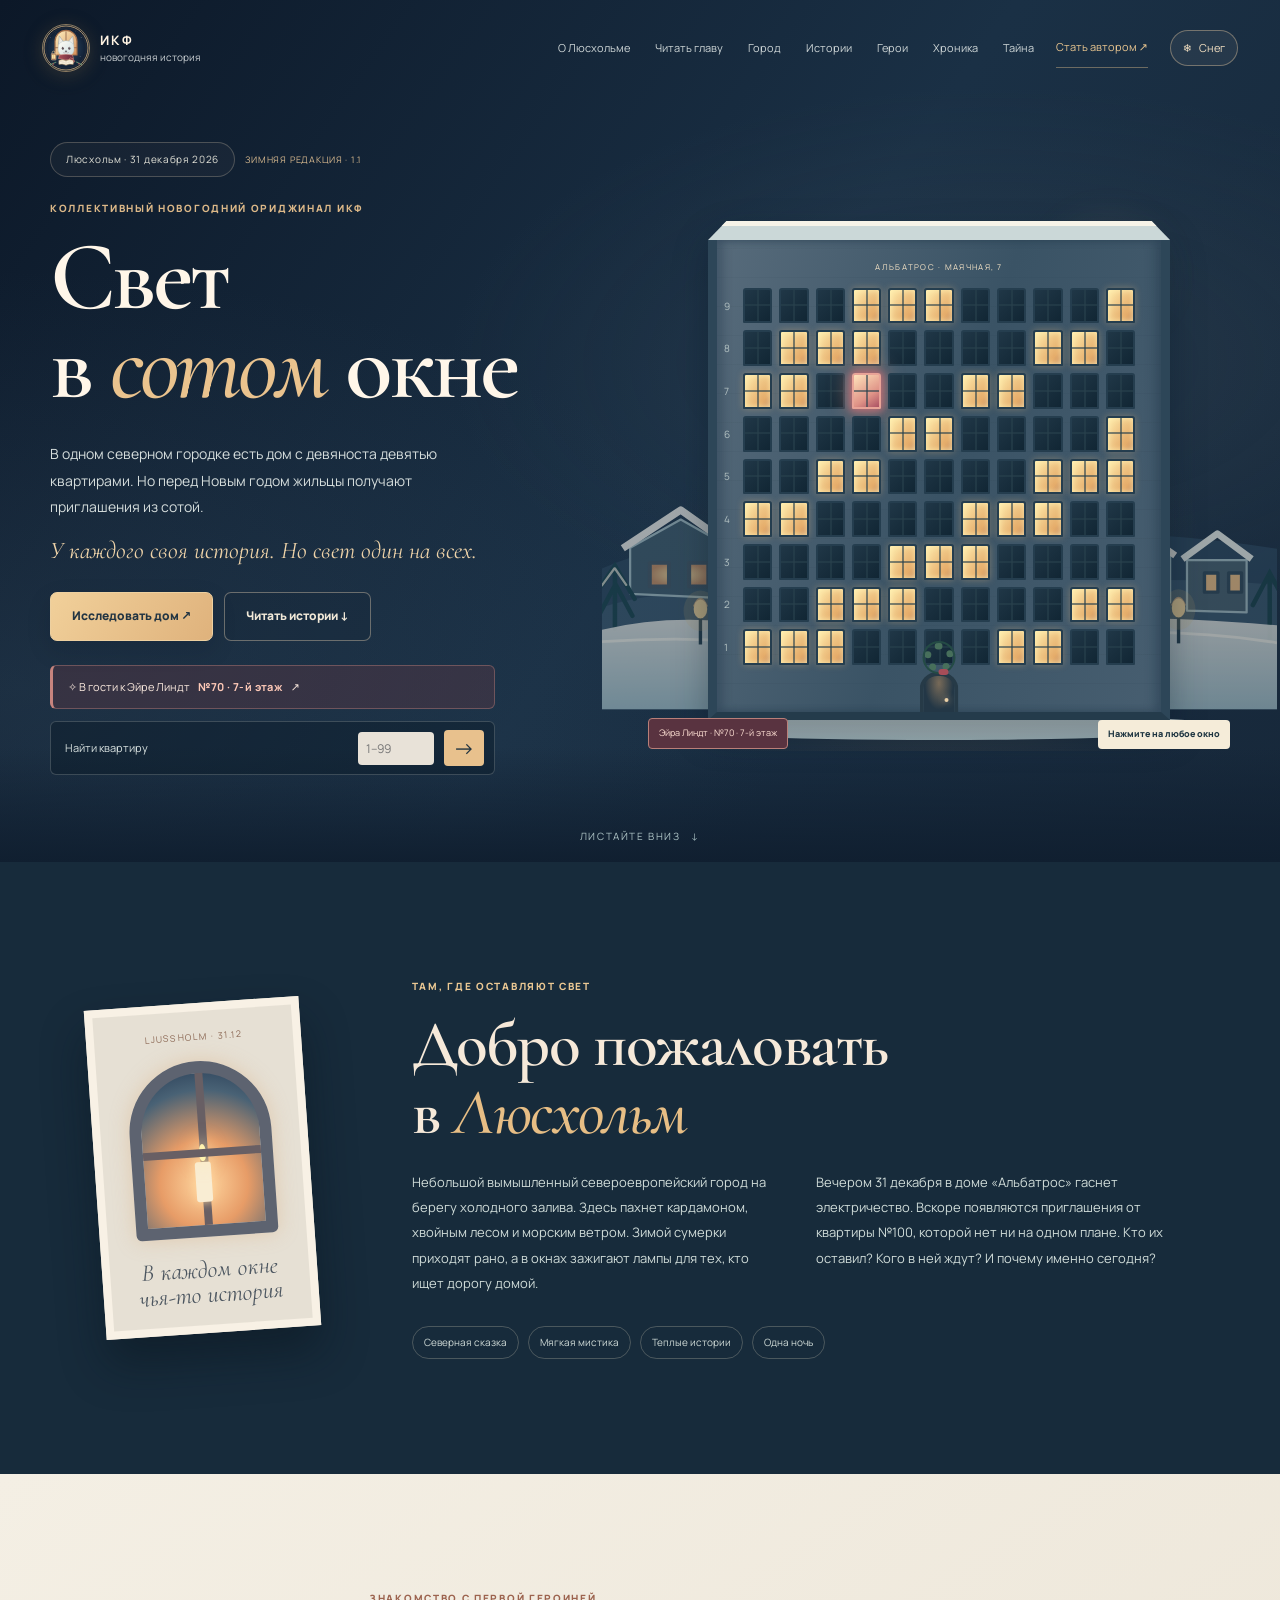
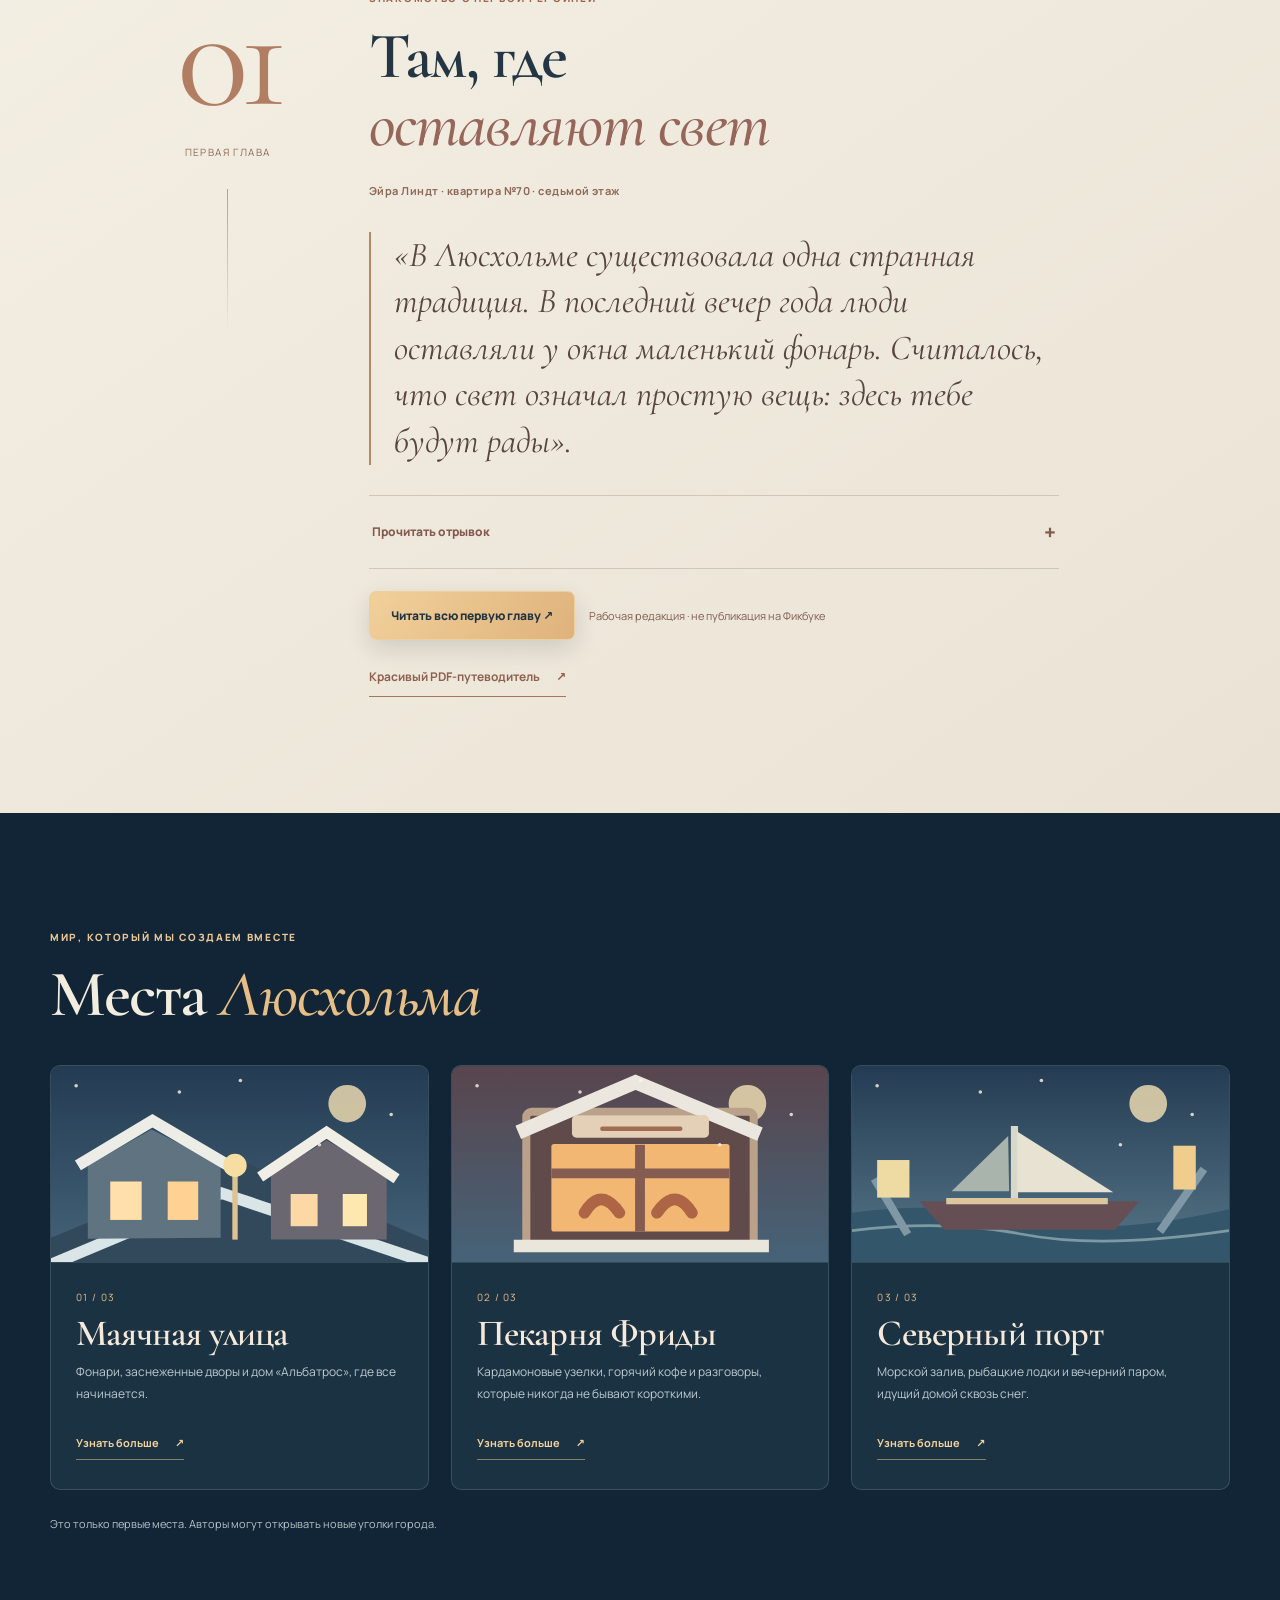
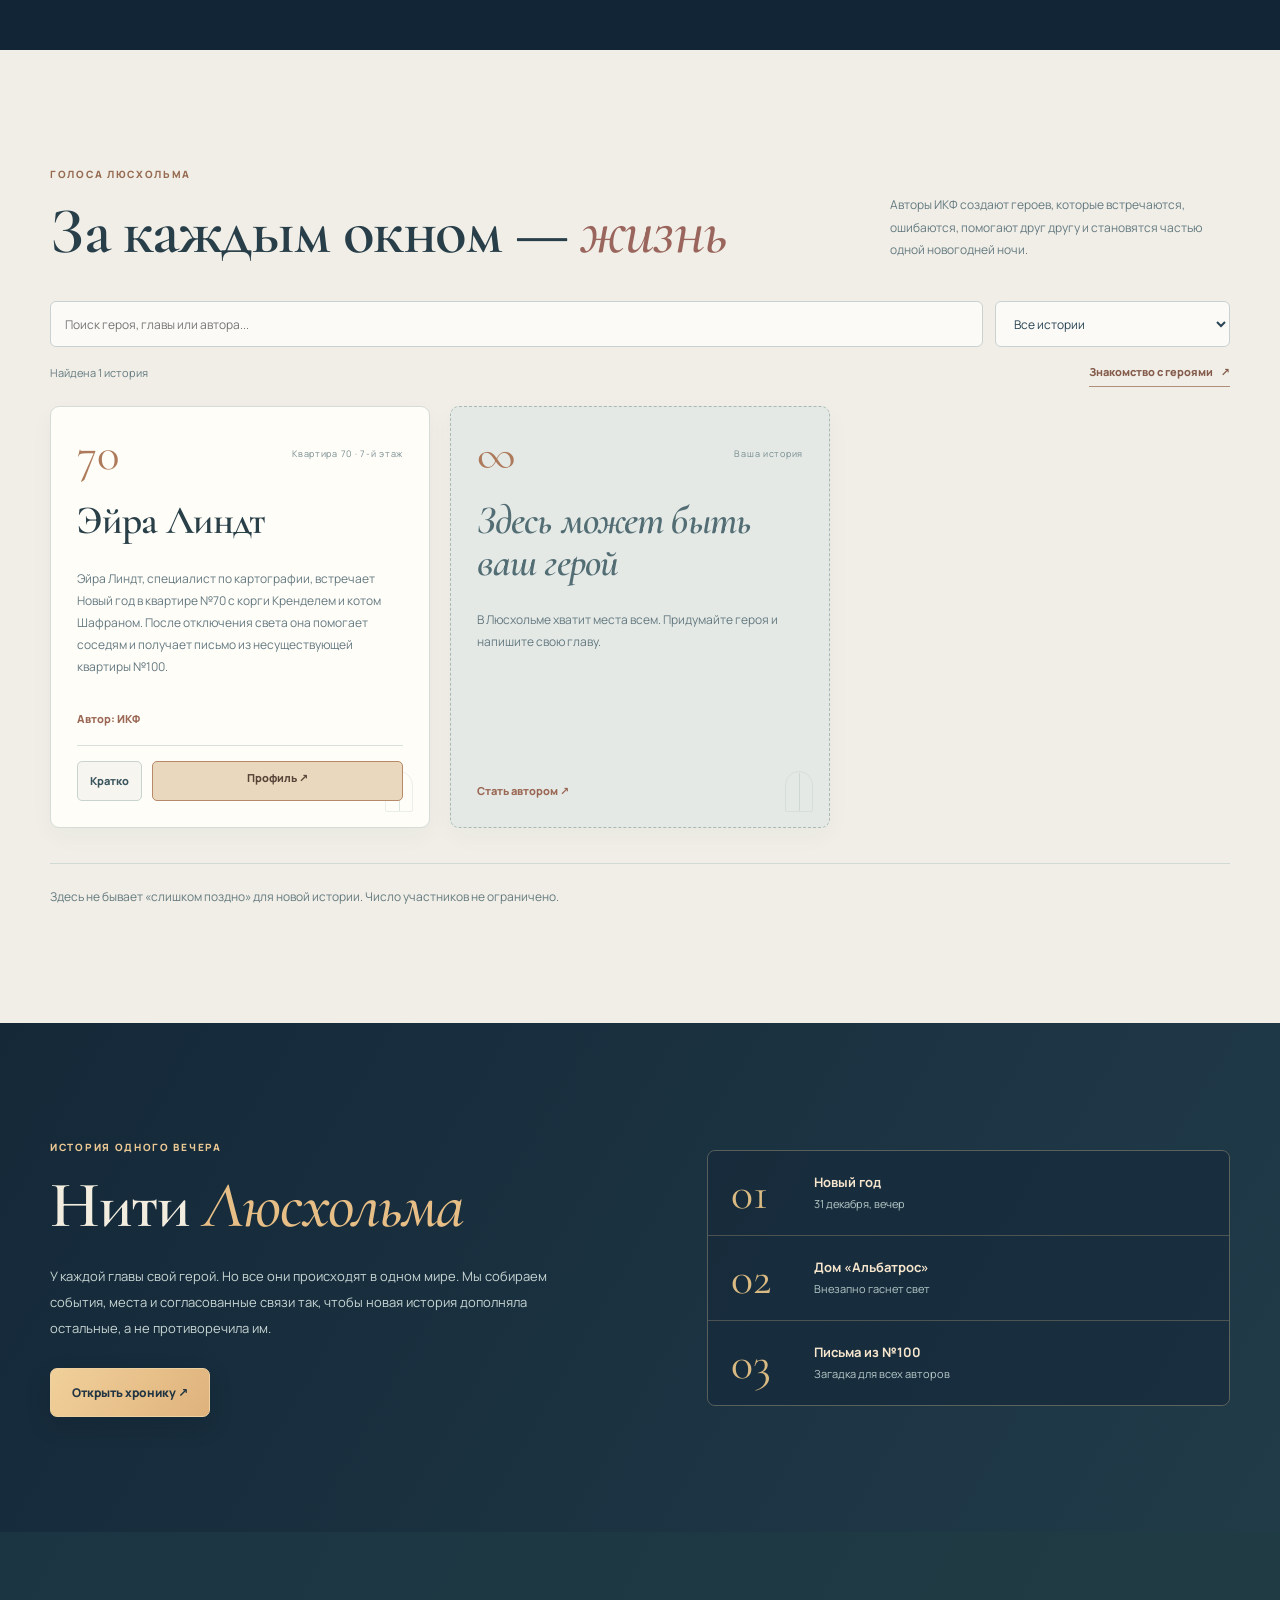
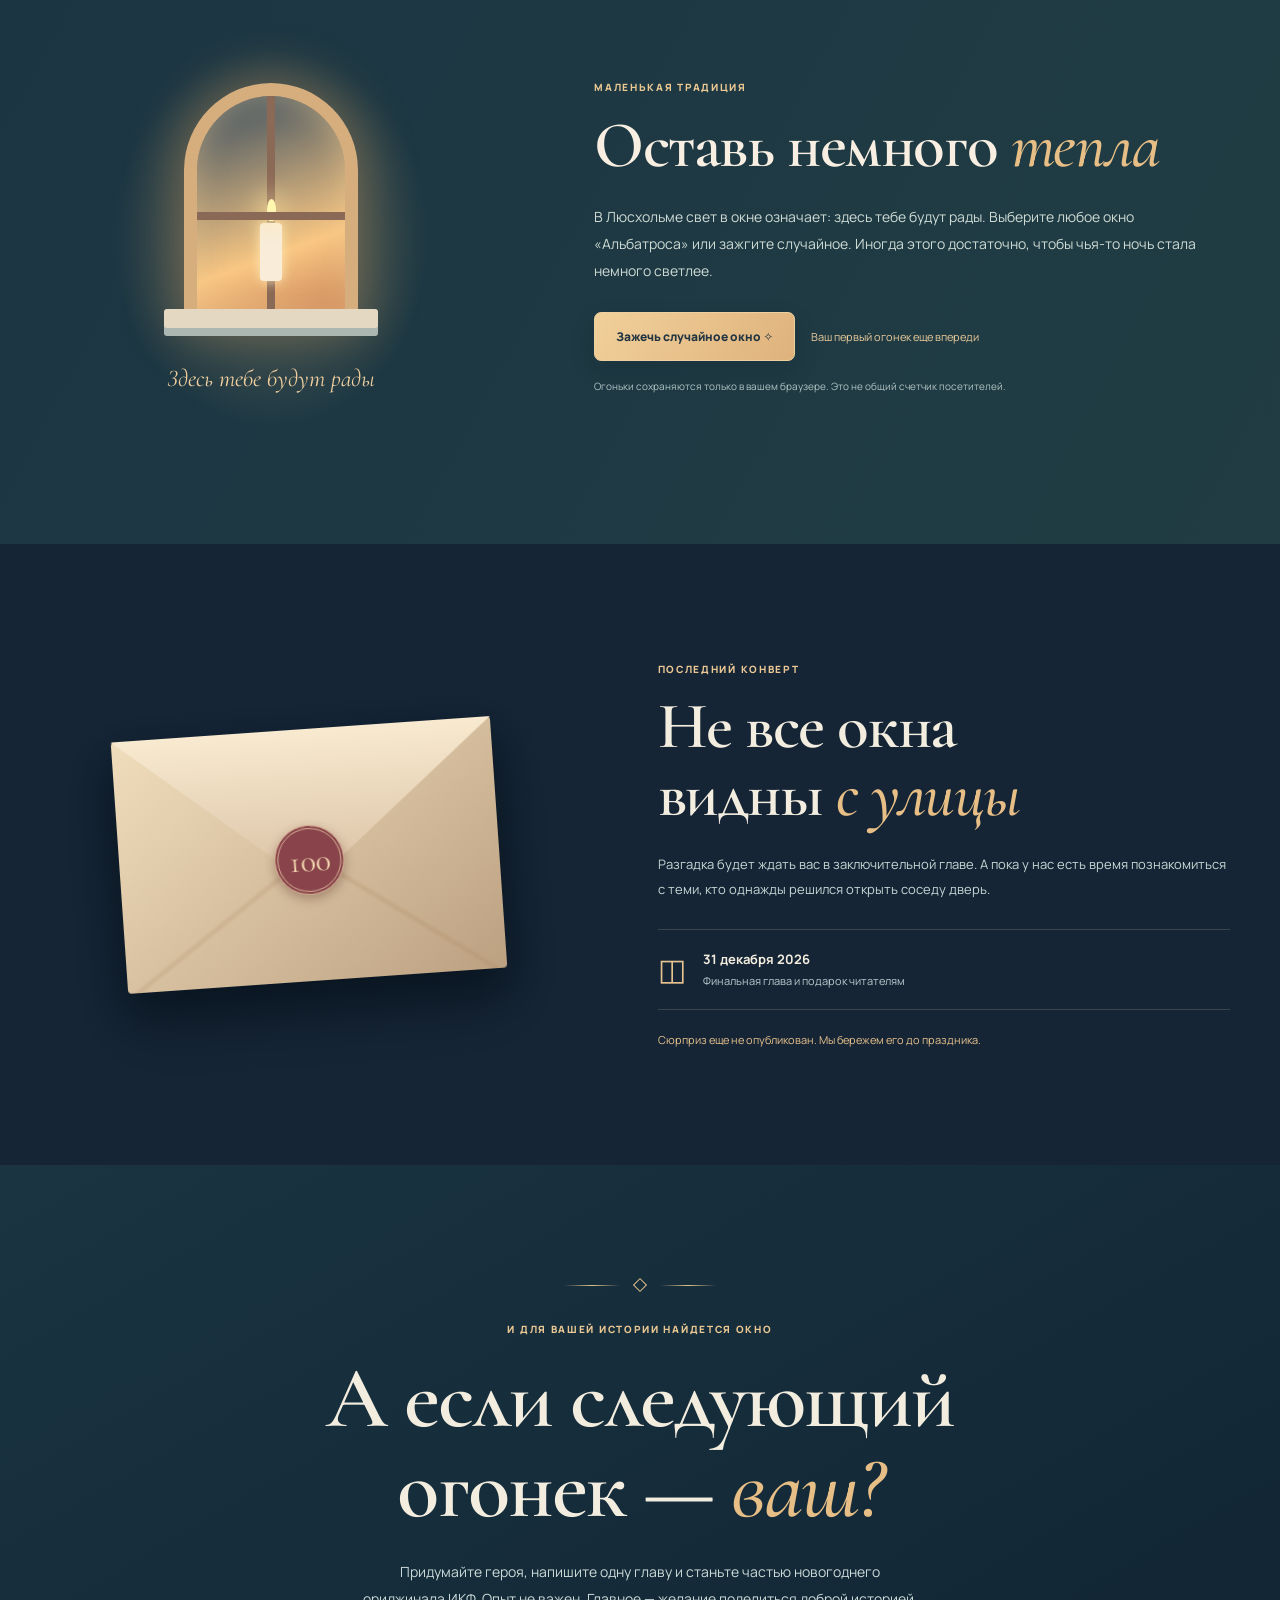
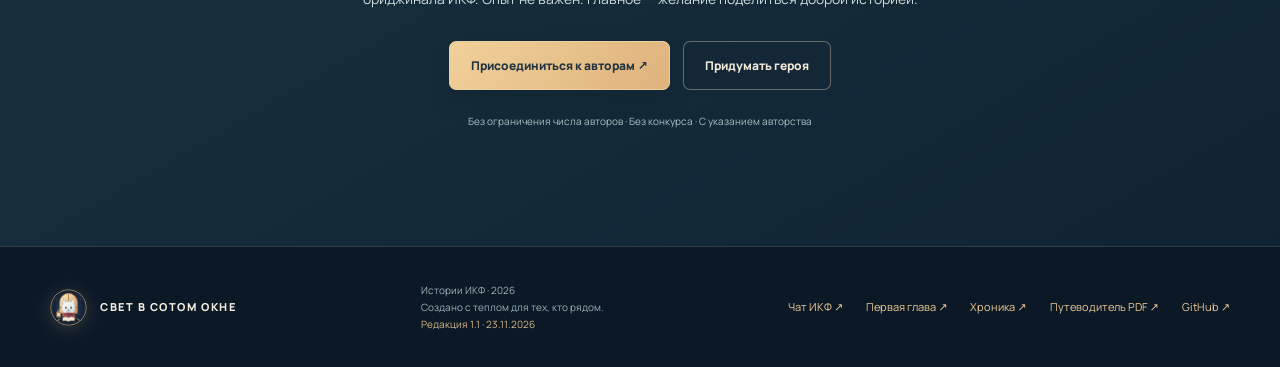
<file: index.html>
<!doctype html>
<html lang="ru">
<head>
<meta charset="utf-8"><meta name="viewport" content="width=device-width,initial-scale=1"><meta name="theme-color" content="#101c2c"><meta name="application-version" content="1.1.0">
<meta name="description" content="Свет в сотом окне — коллективный новогодний ориджинал ИКФ. Добро пожаловать в Люсхольм.">
<meta property="og:title" content="Свет в сотом окне · ИКФ"><meta property="og:description" content="У каждого своя история. Но свет один на всех.">
<title>Свет в сотом окне · ИКФ</title>
<link rel="preconnect" href="https://fonts.googleapis.com"><link rel="preconnect" href="https://fonts.gstatic.com" crossorigin>
<link href="https://fonts.googleapis.com/css2?family=Cormorant+Garamond:wght@400;500;600;700&family=Manrope:wght@400;500;600;700;800&display=swap" rel="stylesheet">
<link rel="icon" href="assets/favicon.svg" type="image/svg+xml"><link rel="stylesheet" href="assets/styles.css?v=20261121-05"><link rel="stylesheet" href="assets/winter.css?v=20261121-07"><link rel="stylesheet" href="assets/explore.css?v=20261121-09"><link rel="stylesheet" href="assets/chronicle-preview.css?v=20261121-10"><script src="assets/app.js?v=20261123-11" defer></script>
</head>
<body>
<a class="skip-link" href="#main">Перейти к содержимому</a>
<div class="snowfall" id="snowfall" aria-hidden="true"></div>
<header class="site-header">
<a class="brand" href="#top"><img class="brand-emblem" src="assets/ikf-mark.svg" alt="" width="45" height="45"><span><strong>ИКФ</strong><small>новогодняя история</small></span></a>
<nav class="nav" aria-label="Навигация"><a href="#world">О Люсхольме</a><a href="chapter-01.html">Читать главу</a><a href="#places">Город</a><a href="#stories">Истории</a><a href="characters.html">Герои</a><a href="chronicle.html">Хроника</a><a href="#mystery">Тайна</a></nav>
<a class="header-link" href="https://t.me/chat_IKF" target="_blank" rel="noopener noreferrer">Стать автором ↗</a><button class="snow-toggle" id="snow-toggle" type="button" aria-pressed="true" title="Включить или выключить снег">❄ <span>Снег</span></button>
</header>
<main id="main">
<section class="hero" id="top">
<div class="container hero-layout">
<div class="hero-copy">
<div class="eyebrow">Люсхольм · 31 декабря 2026</div><div class="edition-pill" aria-label="Новая версия сайта">ЗИМНЯЯ РЕДАКЦИЯ · 1.1</div>
<p class="kicker">Коллективный новогодний ориджинал ИКФ</p>
<h1>Свет<br>в <em>сотом</em> окне</h1>
<p class="lead">В одном северном городке есть дом с девяноста девятью квартирами. Но перед Новым годом жильцы получают приглашения из сотой.</p>
<p class="motto">У каждого своя история. Но свет один на всех.</p>
<div class="hero-actions"><a class="btn primary" href="#house">Исследовать дом ↗</a><a class="btn outline" href="#stories">Читать истории ↓</a></div>
<div class="hero-extras"><button class="eira-quick" id="hero-eira" type="button">✧ В гости к Эйре Линдт <strong>№70 · 7-й этаж</strong> ↗</button>
<form class="window-finder" id="window-finder" aria-label="Найти квартиру"><label for="window-number">Найти квартиру</label><input id="window-number" name="number" type="number" min="1" max="99" inputmode="numeric" placeholder="1–99" required><button type="submit" title="Открыть квартиру">→</button></form></div>
</div>
<div class="scene" id="house" aria-label="Интерактивный дом Альбатрос">
<div class="village-backdrop" aria-hidden="true"></div>
<div class="moon" aria-hidden="true"></div>
<div class="house">
<div class="roof"><div class="roof-snow"></div></div>
<div class="wall"><div class="house-label">АЛЬБАТРОС · МАЯЧНАЯ, 7</div>
<div class="windows" id="window-grid" role="group" aria-label="Окна дома"></div>
<div class="festive-door" aria-hidden="true"><span></span></div>
<div class="door" aria-hidden="true"></div></div></div>
<div class="snowbank"></div>
<div class="scene-hint">Нажмите на любое окно</div>
<div class="scene-eira">Эйра Линдт · №70 · 7-й этаж</div>
</div></div>
<div class="scroll-cue">Листайте вниз &nbsp; ↓</div>
</section>
<section class="section intro" id="world"><div class="container intro-layout"><div class="intro-postcard" aria-hidden="true"><span class="postcard-postmark">LJUSSHOLM · 31.12</span><div class="postcard-window"><i class="candle"></i></div><span class="postcard-copy">В каждом окне<br>чья-то история</span></div><div>
<p class="kicker">Там, где оставляют свет</p><h2>Добро пожаловать<br>в <em>Люсхольм</em></h2>
<div class="columns"><p>Небольшой вымышленный североевропейский город на берегу холодного залива. Здесь пахнет кардамоном, хвойным лесом и морским ветром. Зимой сумерки приходят рано, а в окнах зажигают лампы для тех, кто ищет дорогу домой.</p><p>Вечером 31 декабря в доме «Альбатрос» гаснет электричество. Вскоре появляются приглашения от квартиры №100, которой нет ни на одном плане. Кто их оставил? Кого в ней ждут? И почему именно сегодня?</p></div>
<div class="tags"><span>Северная сказка</span><span>Мягкая мистика</span><span>Теплые истории</span><span>Одна ночь</span></div>
</div></div></section>
<section class="chapter-preview section" id="chapter">
<div class="container chapter-layout">
<div class="chapter-index"><span>01</span><small>ПЕРВАЯ ГЛАВА</small><div class="chapter-line"></div></div>
<div class="chapter-main">
<p class="kicker">Знакомство с первой героиней</p>
<h2>Там, где<br><em>оставляют свет</em></h2>
<p class="chapter-attribution">Эйра Линдт · квартира №70 · седьмой этаж</p>
<blockquote>«В Люсхольме существовала одна странная традиция. В последний вечер года люди оставляли у окна маленький фонарь. Считалось, что свет означал простую вещь: здесь тебе будут рады».</blockquote>
<details class="chapter-excerpt" id="chapter-excerpt"><summary>Прочитать отрывок <span aria-hidden="true">+</span></summary>
<div class="chapter-excerpt-body"><p>Эйра Линдт считала, что человечество вообще отлично умело превращать хорошие идеи в декоративные предметы.</p>
<p>Она думала об этом, стоя перед витриной пекарни, пока за ее спиной ветер пытался сорвать с головы вязаную шапку.</p>
<p>— Два кардамоновых узелка, пожалуйста.</p><p>— Два? — переспросила пекарша.</p><p>— Да.</p><p>— К тебе кто-то придет?</p><p>Эйра вздохнула.</p><p>— Фрида, если я покупаю два узелка, это еще не значит, что у меня гости.</p><p>— Значит, собираешься съесть два сама.</p><p>— Весьма проницательно.</p><p>Пекарша довольно улыбнулась и положила в бумажный пакет третий.</p><p>— Этот за мой счет.</p><p>— За что?</p><p>— За то, что ты сегодня хотя бы разговариваешь с людьми.</p>
<p class="chapter-finish">Продолжение — в первой главе коллективного ориджинала ИКФ.</p></div></details><div class="chapter-read-action"><a class="btn primary" href="chapter-01.html">Читать всю первую главу ↗</a><span>Рабочая редакция · не публикация на Фикбуке</span></div><a class="booklet-link" href="print.html">Красивый PDF-путеводитель <span aria-hidden="true">↗</span></a>
</div></div></section>
<section class="section places-section" id="places"><div class="container"><p class="kicker">Мир, который мы создаем вместе</p><h2>Места <em>Люсхольма</em></h2><div class="places-grid">
<article class="place-card"><img class="place-cover" src="assets/place-street.svg" alt="Снежная улица с освещенными домиками" width="420" height="220" loading="lazy"><div class="place-body"><span class="place-index">01 / 03</span><h3>Маячная улица</h3><p>Фонари, заснеженные дворы и дом «Альбатрос», где все начинается.</p><button type="button" class="place-open" data-place="mayachnaya" aria-controls="place-detail" aria-expanded="false">Узнать больше <span aria-hidden="true">↗</span></button></div></article>
<article class="place-card"><img class="place-cover" src="assets/place-bakery.svg" alt="Теплая пекарня с освещенной витриной" width="420" height="220" loading="lazy"><div class="place-body"><span class="place-index">02 / 03</span><h3>Пекарня Фриды</h3><p>Кардамоновые узелки, горячий кофе и разговоры, которые никогда не бывают короткими.</p><button type="button" class="place-open" data-place="fridas-bakery" aria-controls="place-detail" aria-expanded="false">Узнать больше <span aria-hidden="true">↗</span></button></div></article>
<article class="place-card"><img class="place-cover" src="assets/place-harbor.svg" alt="Зимний порт с парусником" width="420" height="220" loading="lazy"><div class="place-body"><span class="place-index">03 / 03</span><h3>Северный порт</h3><p>Морской залив, рыбацкие лодки и вечерний паром, идущий домой сквозь снег.</p><button type="button" class="place-open" data-place="harbor" aria-controls="place-detail" aria-expanded="false">Узнать больше <span aria-hidden="true">↗</span></button></div></article>
</div><div class="place-detail" id="place-detail" aria-live="polite" hidden></div><p class="places-note">Это только первые места. Авторы могут открывать новые уголки города.</p></div></section>
<section class="section stories-section" id="stories"><div class="container">
<div class="section-head"><div><p class="kicker">Голоса Люсхольма</p><h2>За каждым окном — <em>жизнь</em></h2></div><p>Авторы ИКФ создают героев, которые встречаются, ошибаются, помогают друг другу и становятся частью одной новогодней ночи.</p></div>
<div class="story-controls"><label class="sr-only" for="story-search">Поиск по герою, главе или автору</label><input id="story-search" type="search" placeholder="Поиск героя, главы или автора..." autocomplete="off"><label class="sr-only" for="story-filter">Местоположение</label><select id="story-filter"><option value="all">Все истории</option><option value="house">Дом «Альбатрос»</option><option value="city">Другие места города</option><option value="mayachnaya">Маячная улица</option><option value="fridas-bakery">Пекарня Фриды</option><option value="harbor">Северный порт</option></select></div><div class="story-index-head"><p class="story-count" id="story-count" aria-live="polite"></p><a href="characters.html" class="character-directory-link">Знакомство с героями <span aria-hidden="true">↗</span></a></div><div class="story-grid" id="story-grid"></div>
<p class="story-note">Здесь не бывает «слишком поздно» для новой истории. Число участников не ограничено.</p>
</div></section>
<section class="chronicle-invite section" id="chronicle-invite"><div class="container chronicle-invite-layout">
<div class="chronicle-intro"><p class="kicker">История одного вечера</p><h2>Нити <em>Люсхольма</em></h2><p>У каждой главы свой герой. Но все они происходят в одном мире. Мы собираем события, места и согласованные связи так, чтобы новая история дополняла остальные, а не противоречила им.</p><a class="btn primary" href="chronicle.html">Открыть хронику ↗</a></div>
<div class="chronicle-stats" aria-label="Основные опоры истории"><div><span>01</span><strong>Новый год</strong><small>31 декабря, вечер</small></div><div><span>02</span><strong>Дом «Альбатрос»</strong><small>Внезапно гаснет свет</small></div><div><span>03</span><strong>Письма из №100</strong><small>Загадка для всех авторов</small></div></div>
</div></section>
<section class="section light-section"><div class="container light-layout"><div class="kindness-illustration" aria-hidden="true">
<div class="kindness-frame"><div class="kindness-glass"><i class="kindness-candle"></i></div><div class="kindness-sill"></div></div>
<div class="kindness-caption">Здесь тебе будут рады</div></div><div>
<p class="kicker">Маленькая традиция</p><h2>Оставь немного <em>тепла</em></h2><p>В Люсхольме свет в окне означает: здесь тебе будут рады. Выберите любое окно «Альбатроса» или зажгите случайное. Иногда этого достаточно, чтобы чья-то ночь стала немного светлее.</p>
<div class="light-actions"><button type="button" id="light-random" class="btn primary">Зажечь случайное окно ✧</button><span id="light-status" aria-live="polite">Ваш первый огонек еще впереди</span></div>
<small>Огоньки сохраняются только в вашем браузере. Это не общий счетчик посетителей.</small>
</div></div></section>
<section class="section mystery-section" id="mystery"><div class="container mystery-layout">
<div class="envelope" aria-hidden="true"><div class="envelope-top"></div><div class="seal">100</div></div>
<div><p class="kicker">Последний конверт</p><h2>Не все окна<br>видны <em>с улицы</em></h2><p>Разгадка будет ждать вас в заключительной главе. А пока у нас есть время познакомиться с теми, кто однажды решился открыть соседу дверь.</p>
<div class="date"><span class="window-symbol">◫</span><div><strong>31 декабря 2026</strong><small>Финальная глава и подарок читателям</small></div></div>
<p class="sealed">Сюрприз еще не опубликован. Мы бережем его до праздника.</p></div>
</div></section>
<section class="section join-section" id="join"><div class="container"><div class="join-divider" aria-hidden="true"><span></span><i></i><span></span></div>
<p class="kicker">И для вашей истории найдется окно</p><h2>А если следующий<br>огонек — <em>ваш?</em></h2>
<p>Придумайте героя, напишите одну главу и станьте частью новогоднего ориджинала ИКФ. Опыт не важен. Главное — желание поделиться доброй историей.</p>
<div class="join-actions"><a class="btn primary" href="https://t.me/chat_IKF" target="_blank" rel="noopener noreferrer">Присоединиться к авторам ↗</a><button class="btn outline" type="button" id="make-character">Придумать героя</button></div>
<small>Без ограничения числа авторов · Без конкурса · С указанием авторства</small></div></section>
</main>
<footer><div class="container footer"><a href="#top" class="footer-brand"><img class="footer-mark" src="assets/ikf-mark.svg" alt="" width="34" height="34">СВЕТ В СОТОМ ОКНЕ</a><p>Истории ИКФ · 2026<br>Создано с теплом для тех, кто рядом.<br><span class="build-stamp">Редакция 1.1 · 23.11.2026</span></p><div><a href="https://t.me/chat_IKF" target="_blank" rel="noopener noreferrer">Чат ИКФ ↗</a><a href="chapter-01.html">Первая глава ↗</a><a href="chronicle.html">Хроника ↗</a><a href="print.html">Путеводитель PDF ↗</a><a href="https://github.com/DizzyZ7/IKF-Hundredth-Window" target="_blank" rel="noopener noreferrer">GitHub ↗</a></div></div></footer>
<dialog id="window-dialog" class="window-dialog" aria-labelledby="dialog-title"><button type="button" id="dialog-close" class="dialog-close" aria-label="Закрыть">×</button><div class="dialog-number" id="dialog-number"></div><h2 id="dialog-title"></h2><p id="dialog-copy"></p><p class="dialog-meta" id="dialog-meta"></p><div id="dialog-stories" class="dialog-stories"></div><div class="dialog-actions"><button type="button" id="dialog-light" class="btn primary">Зажечь огонек ✧</button><span class="light-already-lit" id="dialog-light-status" role="status" hidden>✦ Свет уже горит</span><a id="dialog-story-link" class="btn outline" href="#stories">К историям ↓</a><a id="dialog-profile-link" class="btn outline" href="characters.html" hidden>Досье героя ↗</a><button id="dialog-share" class="btn outline" type="button">Поделиться окном ↗</button></div><p id="share-notice" class="share-notice" aria-live="polite"></p></dialog>

<dialog class="character-dialog" id="character-dialog" aria-labelledby="character-title">
<button type="button" class="dialog-close" id="character-close" aria-label="Закрыть">×</button>
<p class="character-kicker">Литературное бюро Люсхольма</p>
<h2 id="character-title">Придумай <em>своего героя</em></h2>
<p class="character-intro">Заполни анкету, скопируй ее и отправь в чат ИКФ. Никаких автоматических отправок или регистраций.</p>
<form id="character-form">
<div class="character-fields">
<label>Имя персонажа <small>Обязательно</small><input id="character-name" required minlength="2" maxlength="80" autocomplete="off" placeholder="Например, Нора"></label>
<label>Место действия <select id="character-place"><option value="mayachnaya">Маячная улица / «Альбатрос»</option><option value="fridas-bakery">Пекарня Фриды</option><option value="harbor">Северный порт</option><option value="other">Другой уголок города</option></select></label>
<label>Ник на Фикбуке <small>Необязательно</small><input id="character-author" maxlength="80" autocomplete="off" placeholder="Как указать авторство"></label>
<label class="wide">Идея главы <small>Обязательно</small><textarea id="character-idea" rows="3" required minlength="10" maxlength="900" placeholder="Что произойдет с героем 31 декабря?"></textarea></label>
<label class="wide">Добрый поступок героя <small>Необязательно</small><textarea id="character-warmth" rows="2" maxlength="400" placeholder="Чем он поделится с другими?"></textarea></label>
</div><button type="submit" class="btn primary">Подготовить заявку</button>
</form>
<div id="character-result" class="character-result" hidden>
<label for="character-output">Готовая заявка для чата</label><textarea id="character-output" readonly rows="7"></textarea>
<div class="character-actions"><button type="button" class="btn primary" id="character-copy">Скопировать текст</button><a class="btn outline" href="https://t.me/chat_IKF" target="_blank" rel="noopener noreferrer">Перейти в чат ИКФ ↗</a></div>
<p id="character-feedback" aria-live="polite" role="status"></p>
</div>
</dialog>
</body></html>
</file>
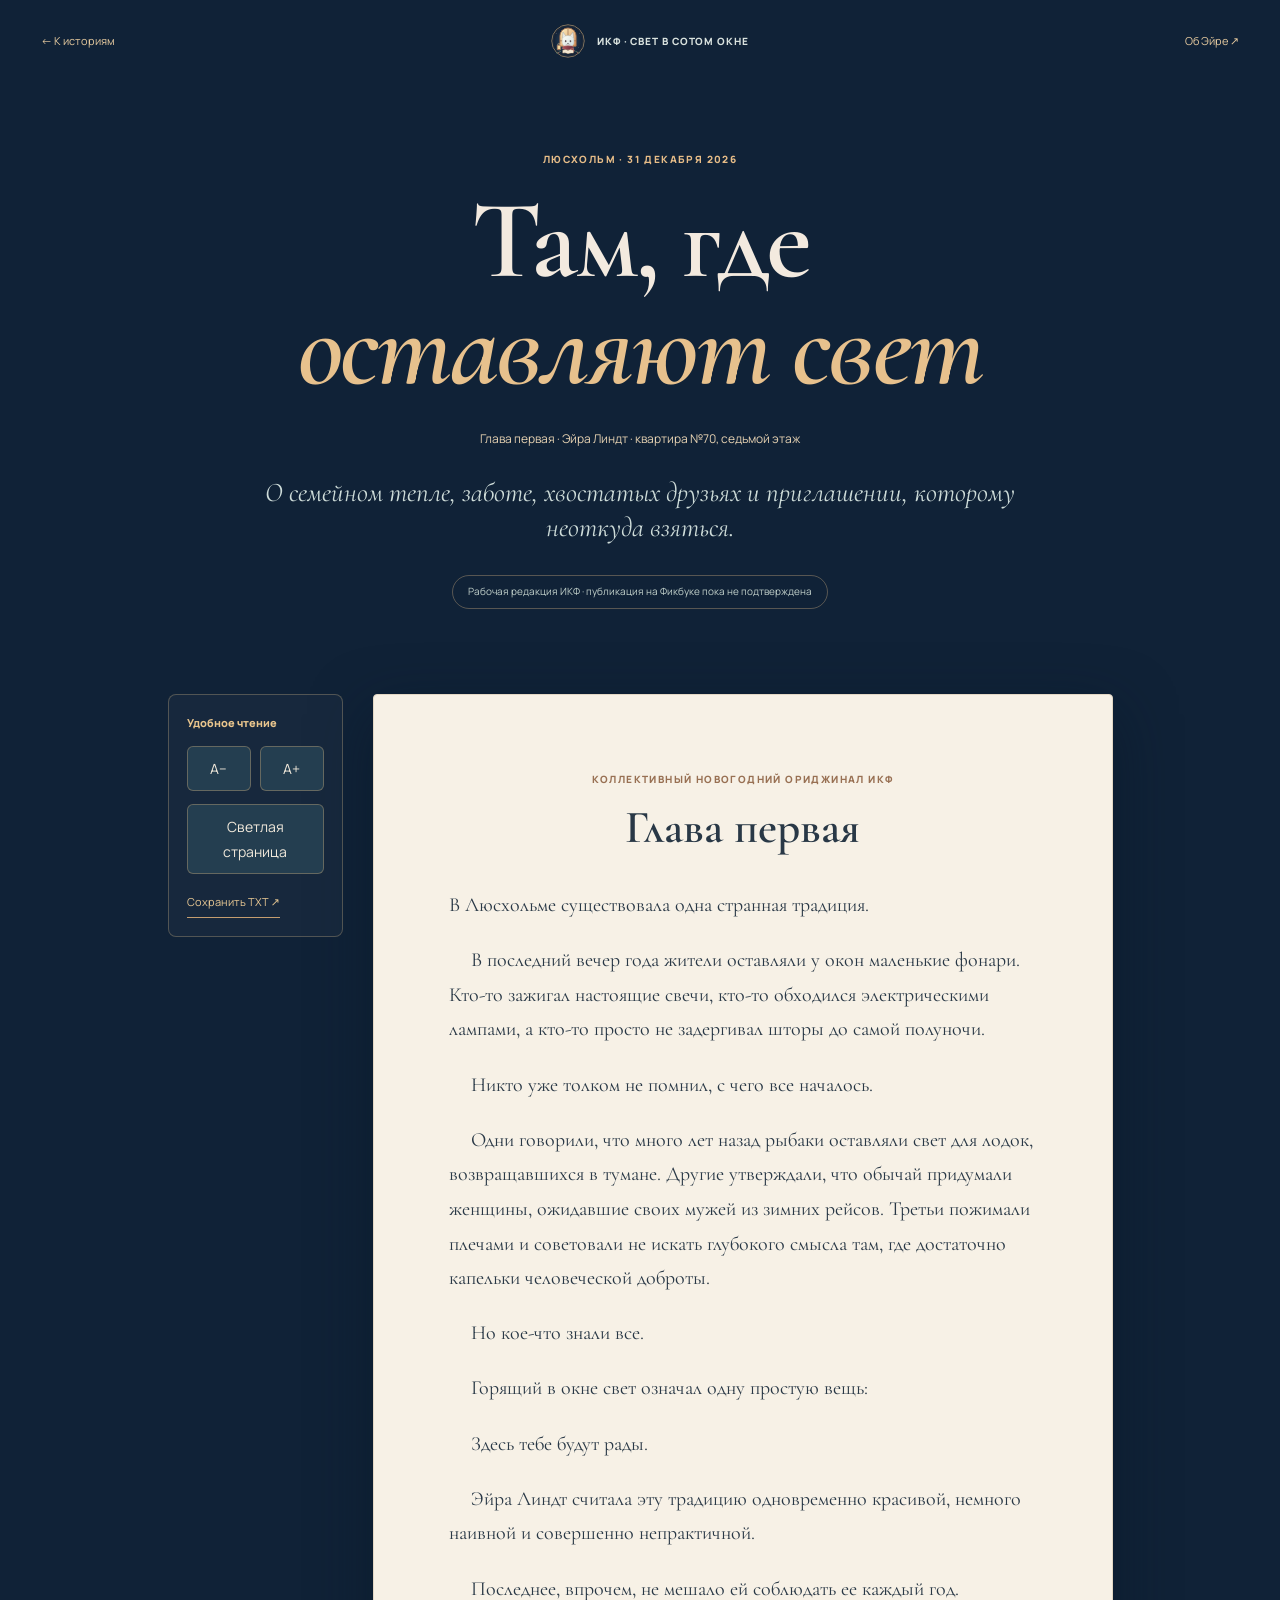
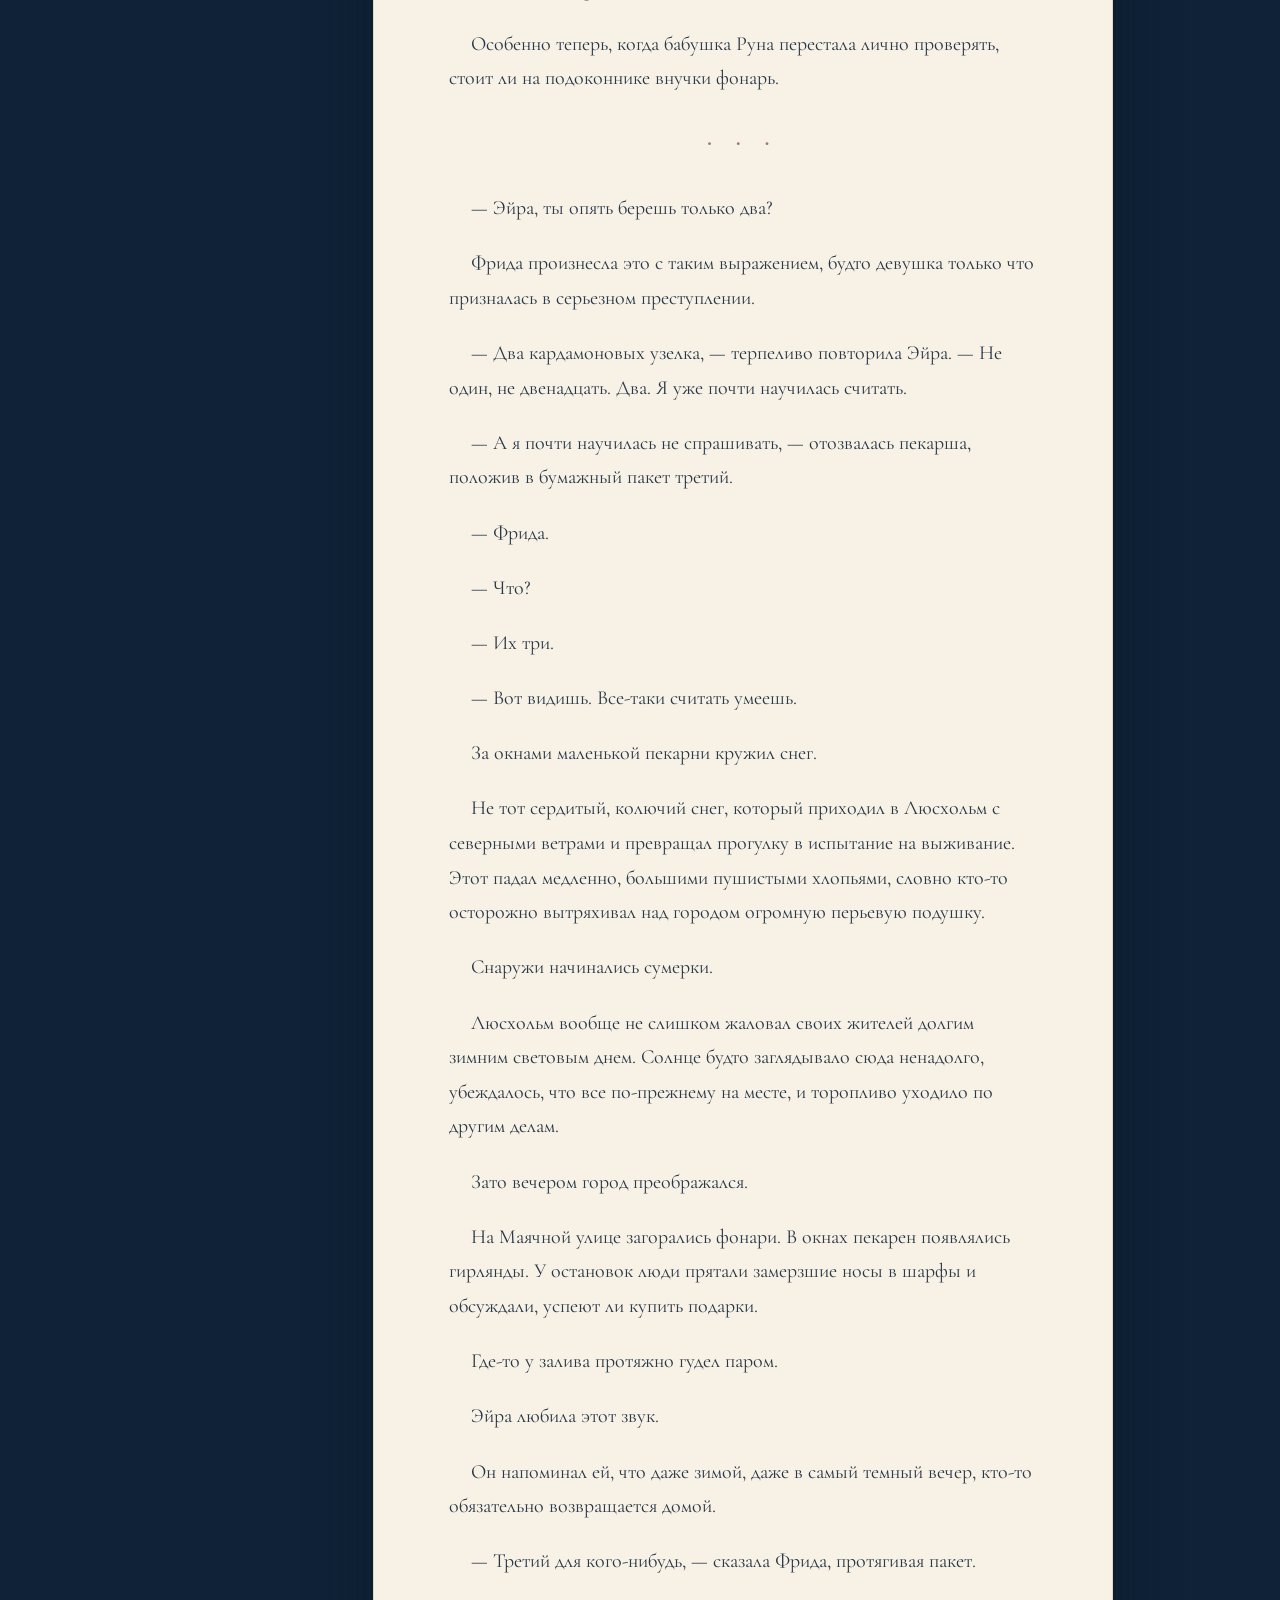
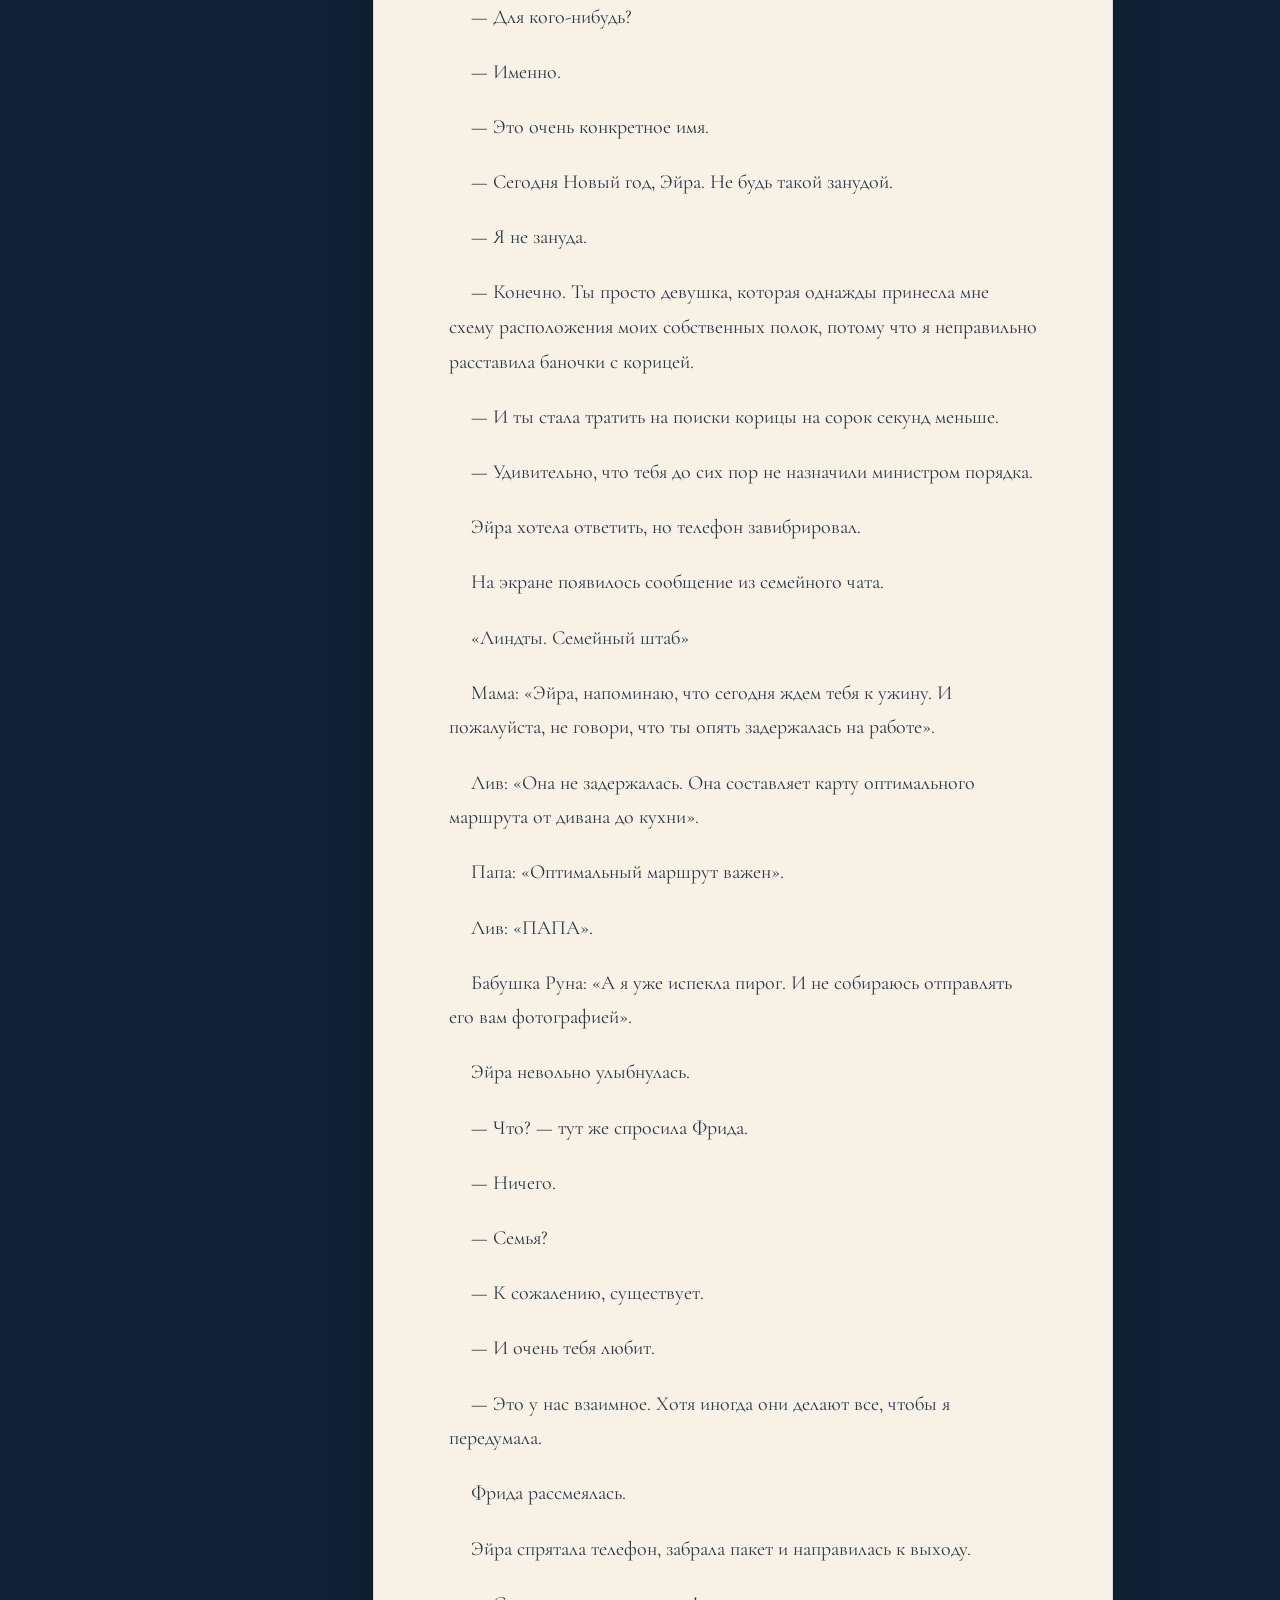
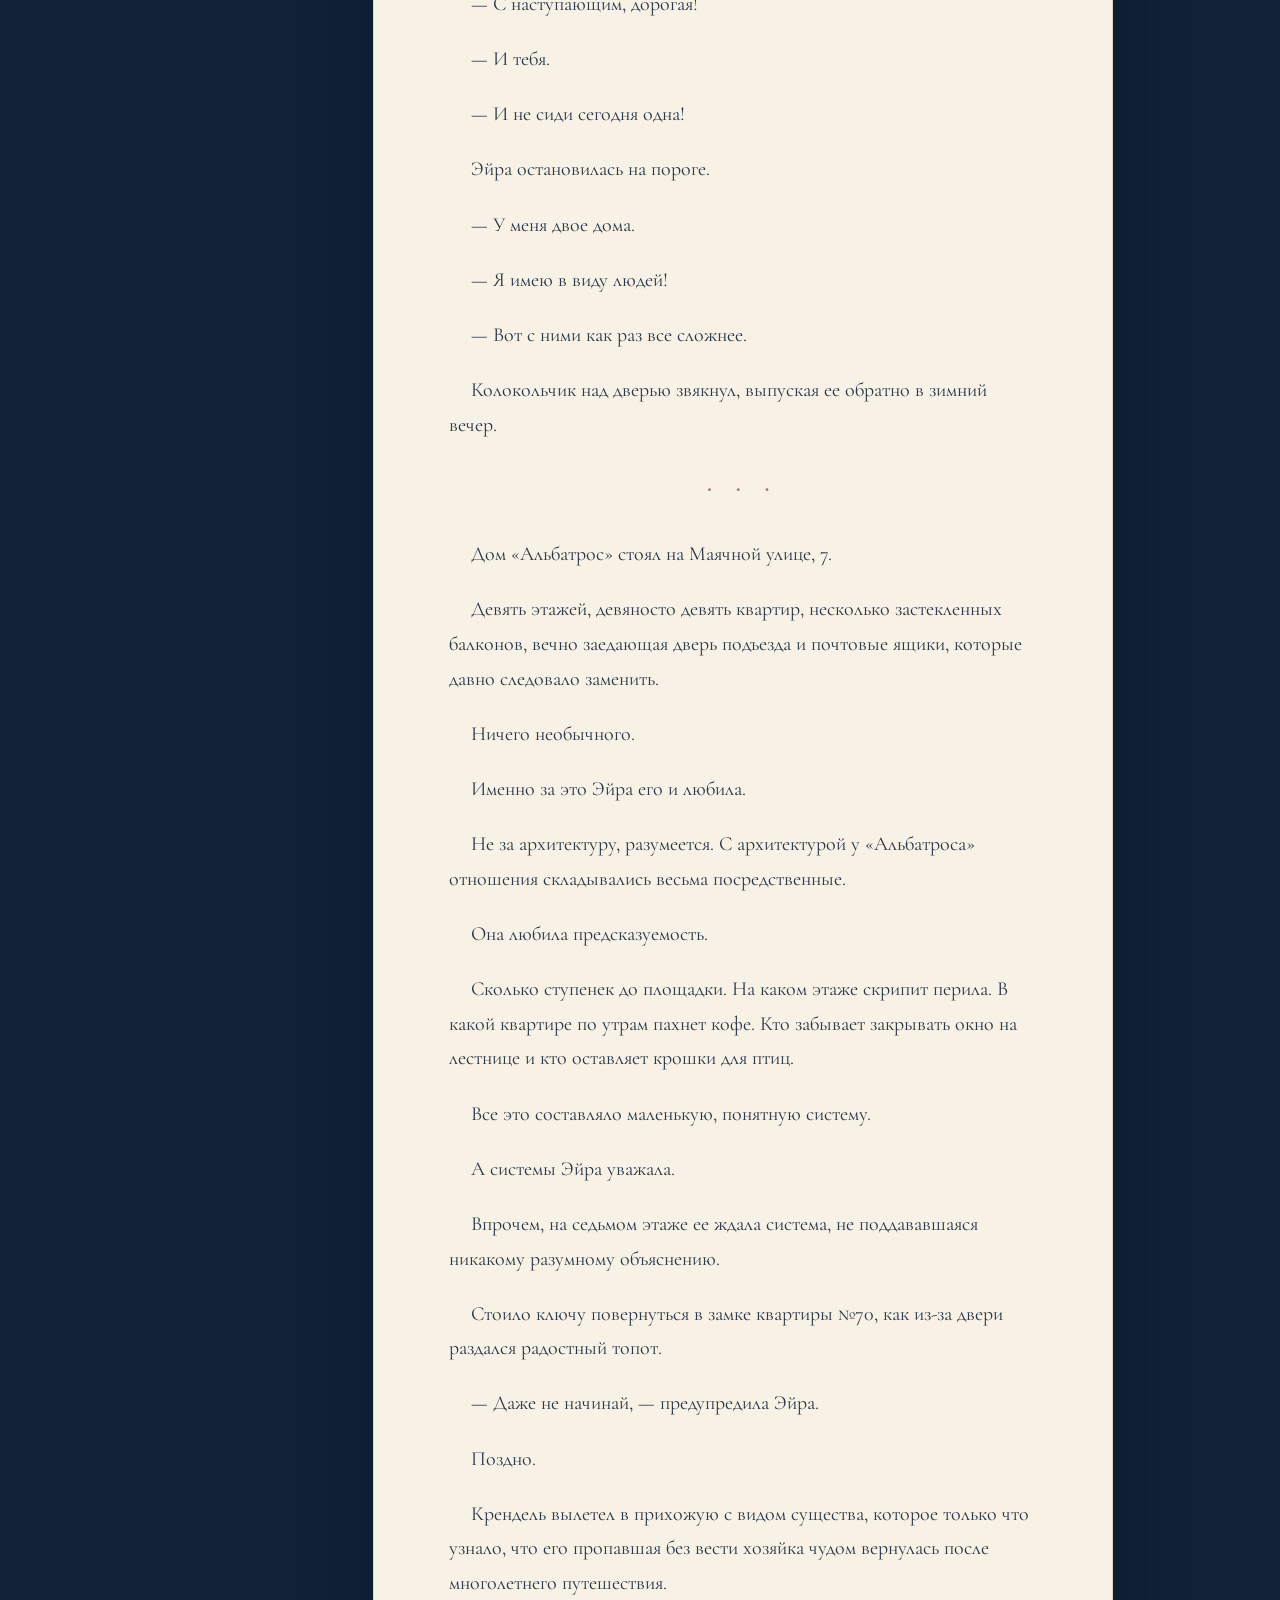
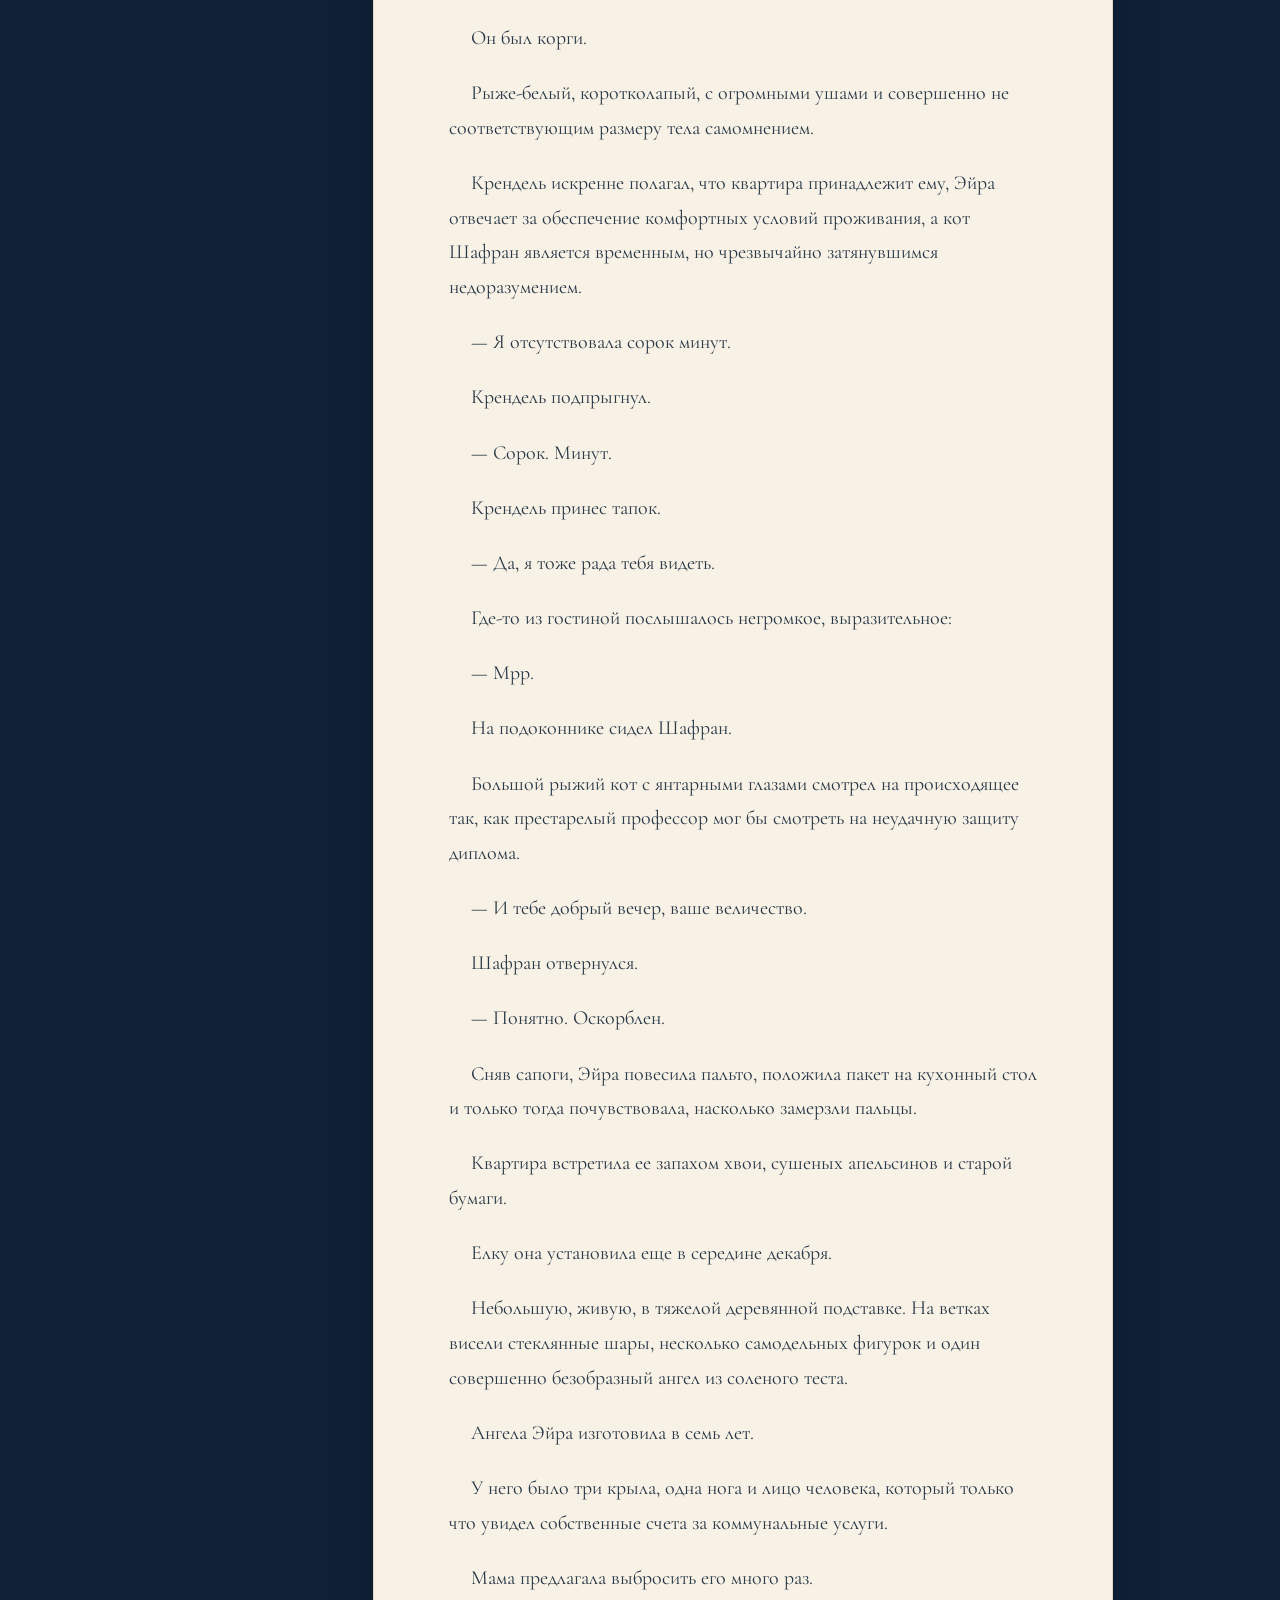
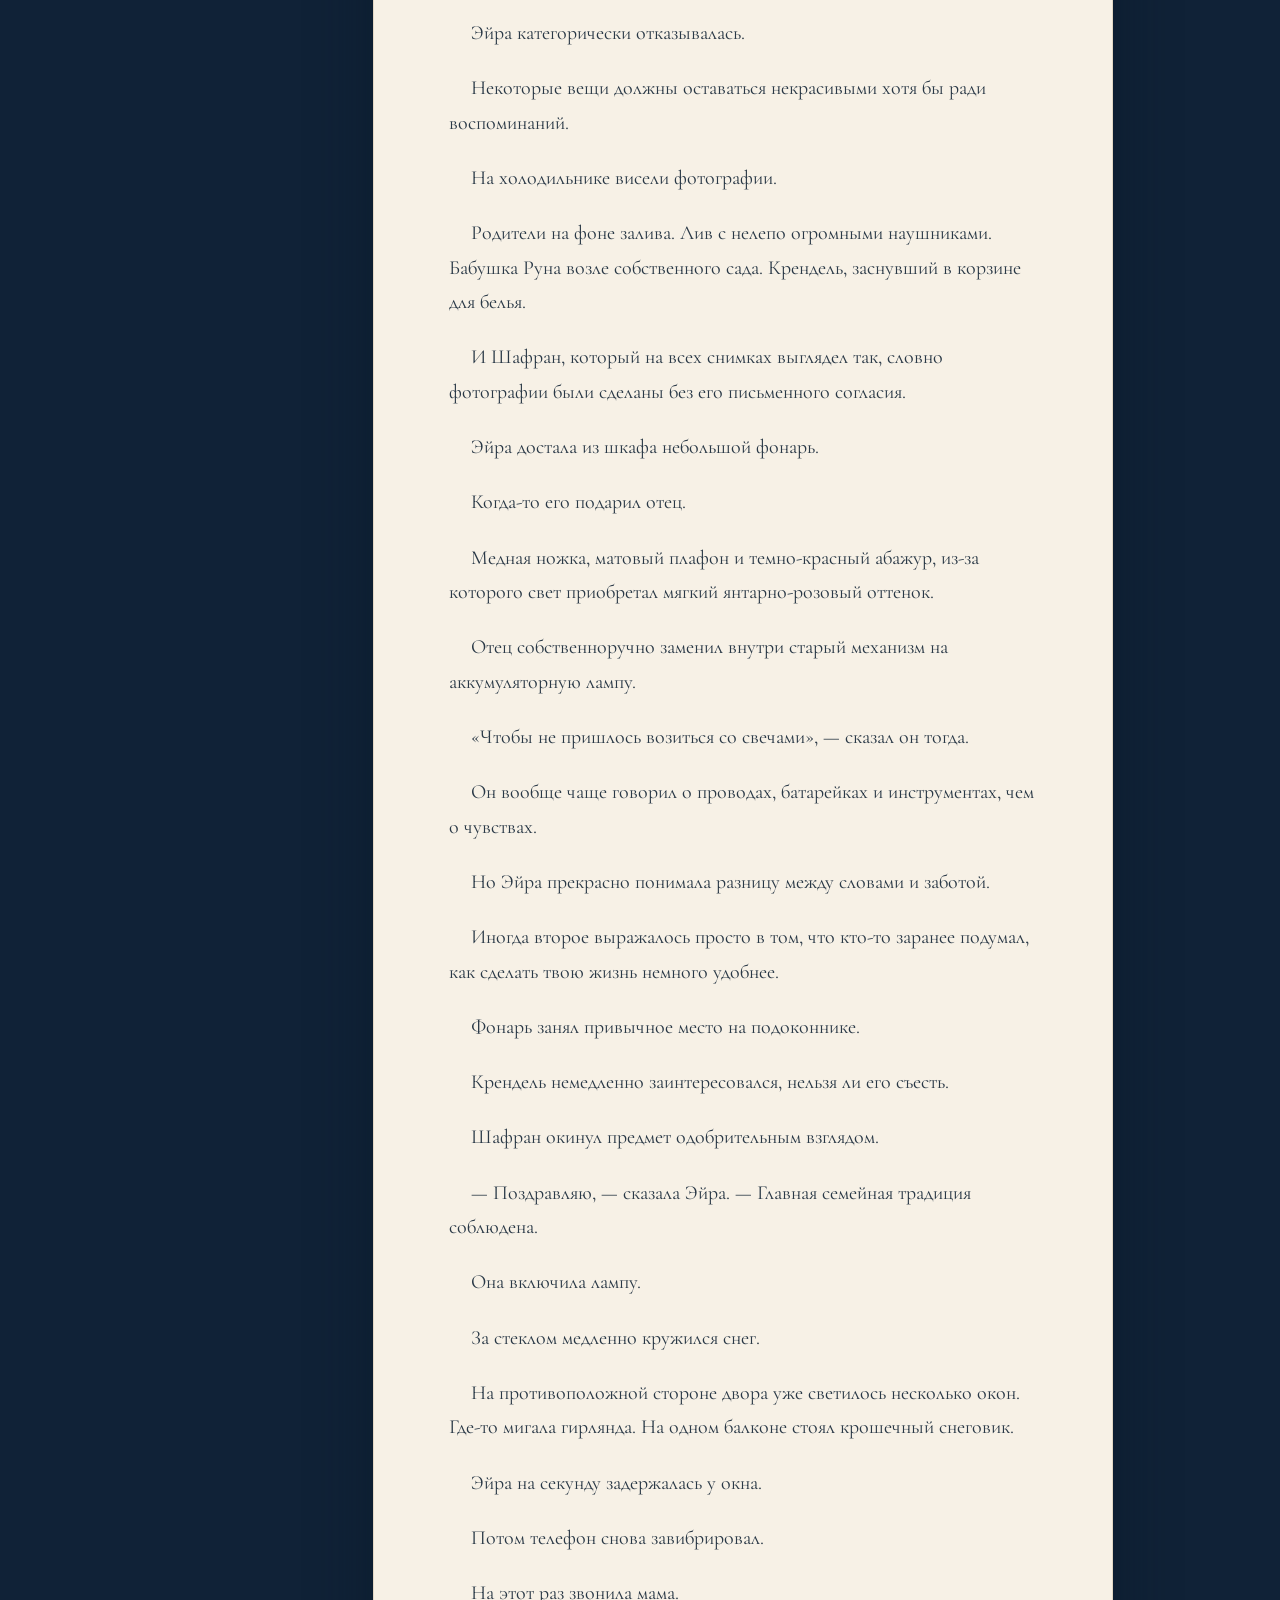
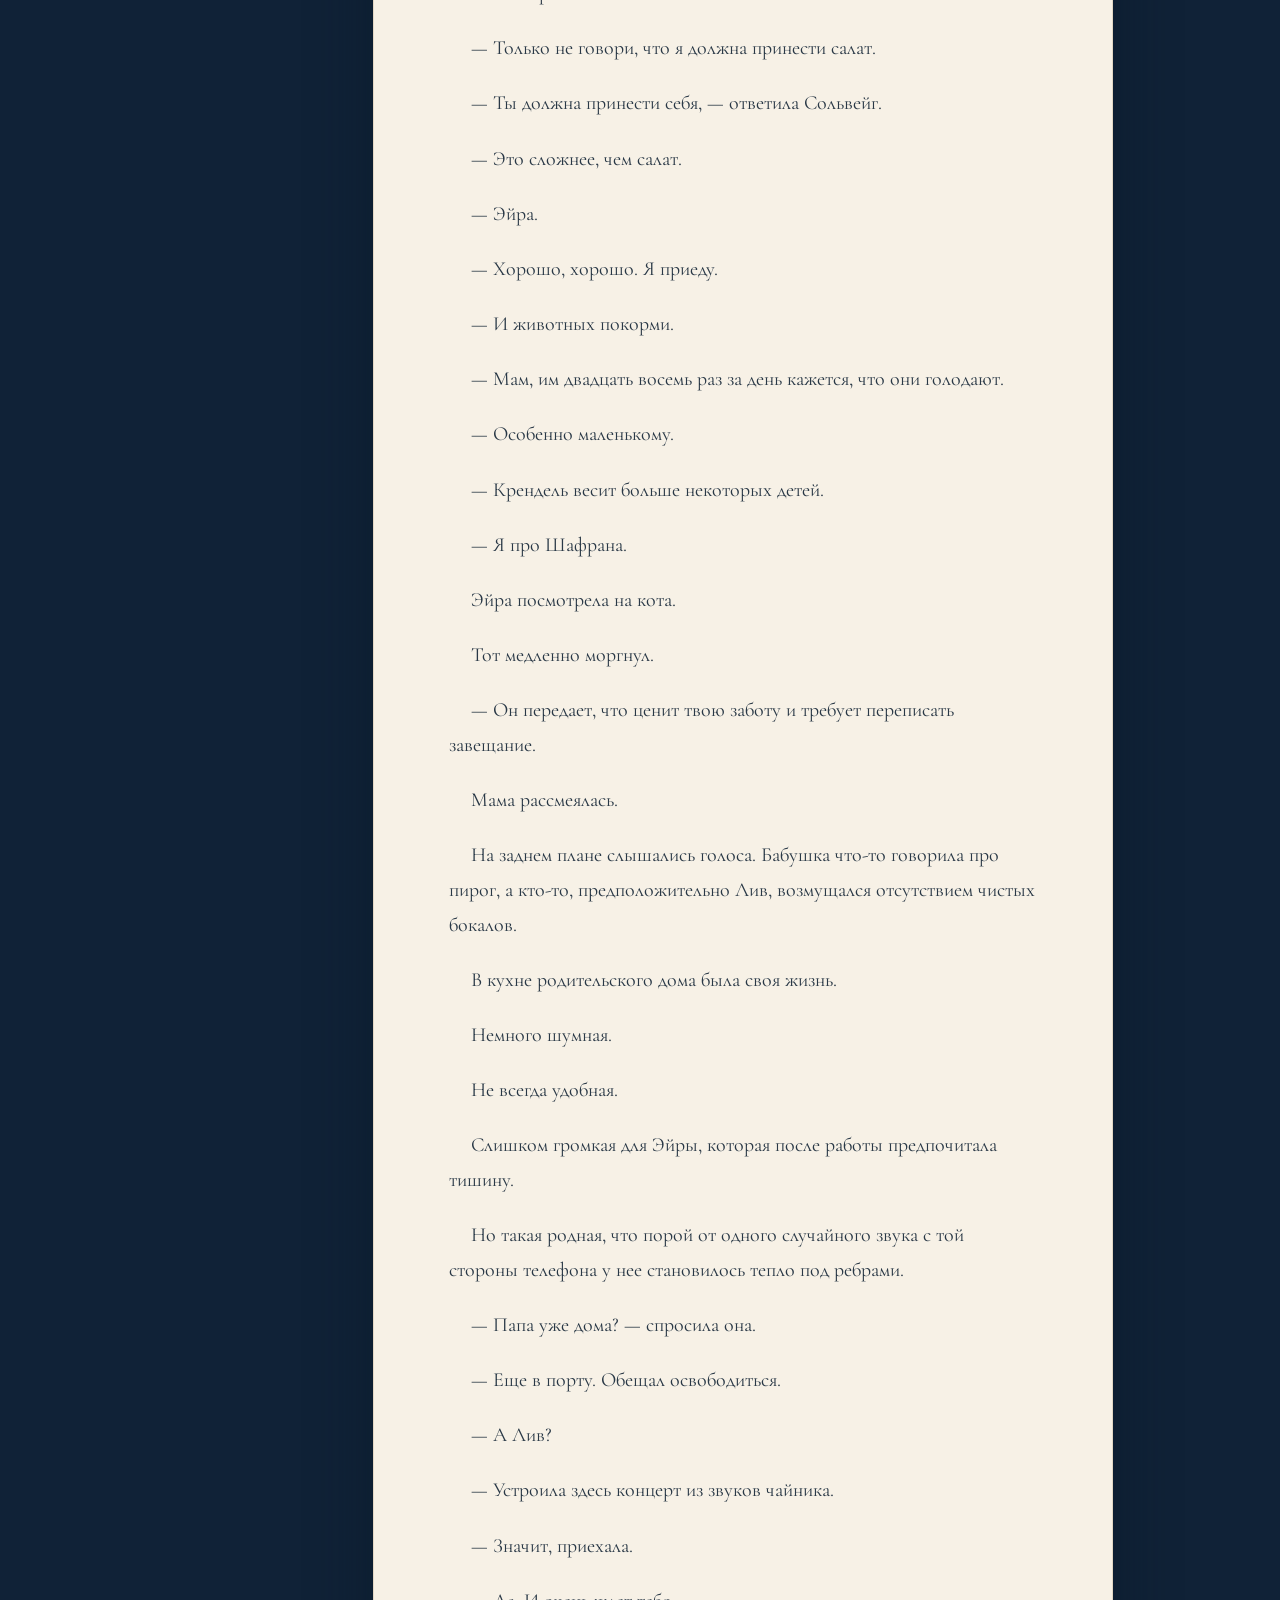
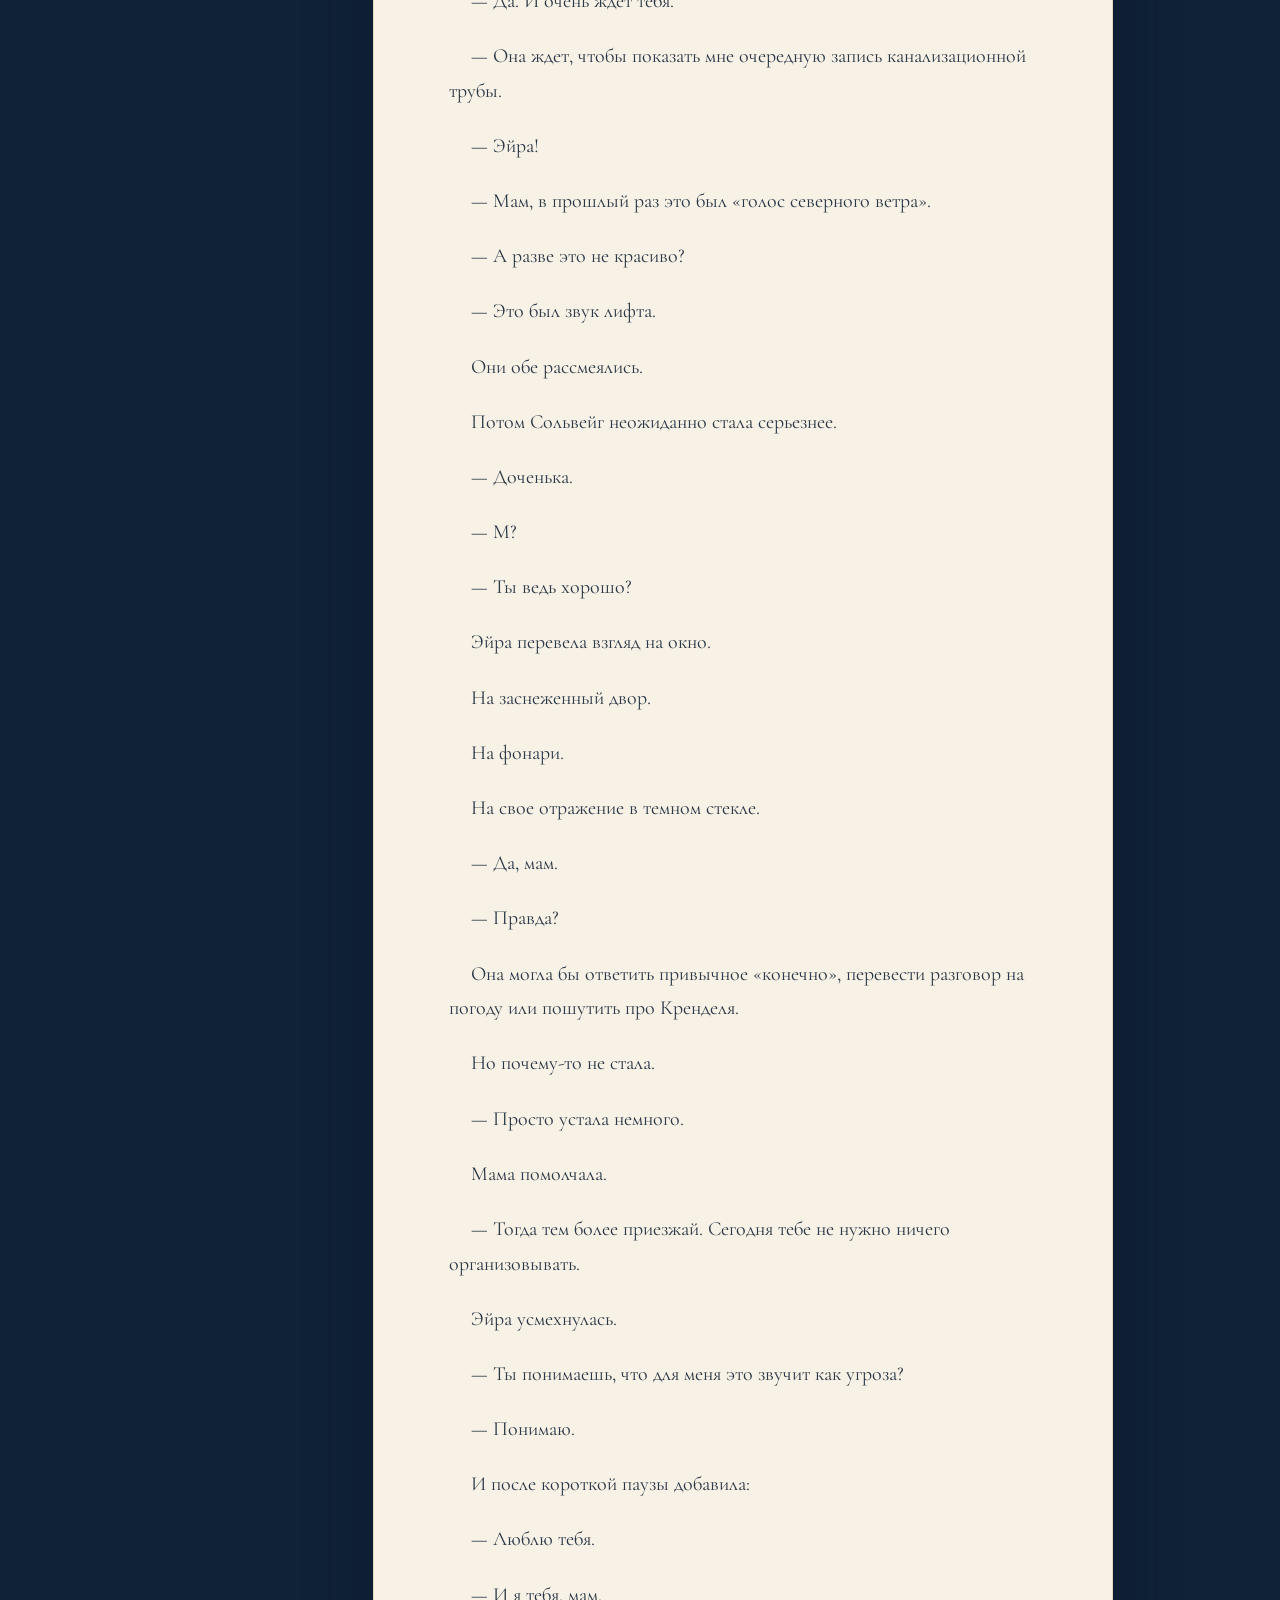
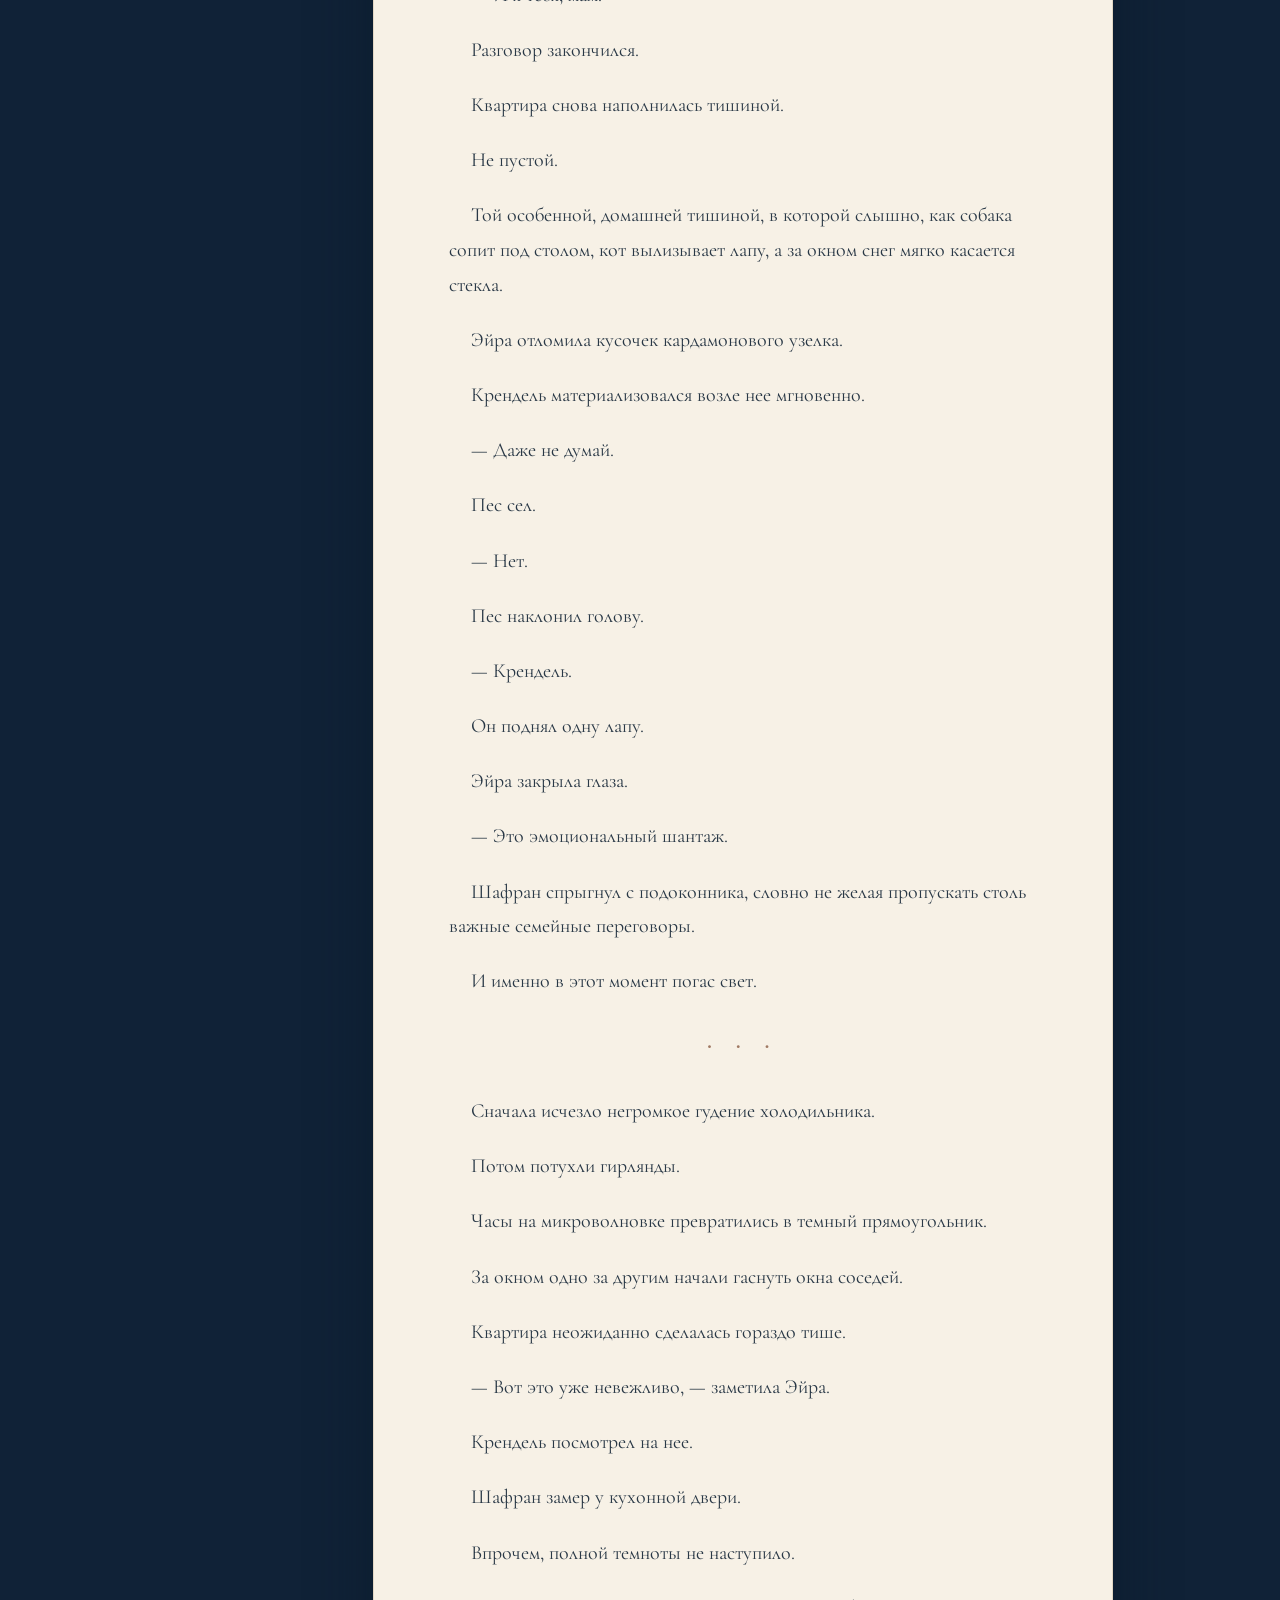
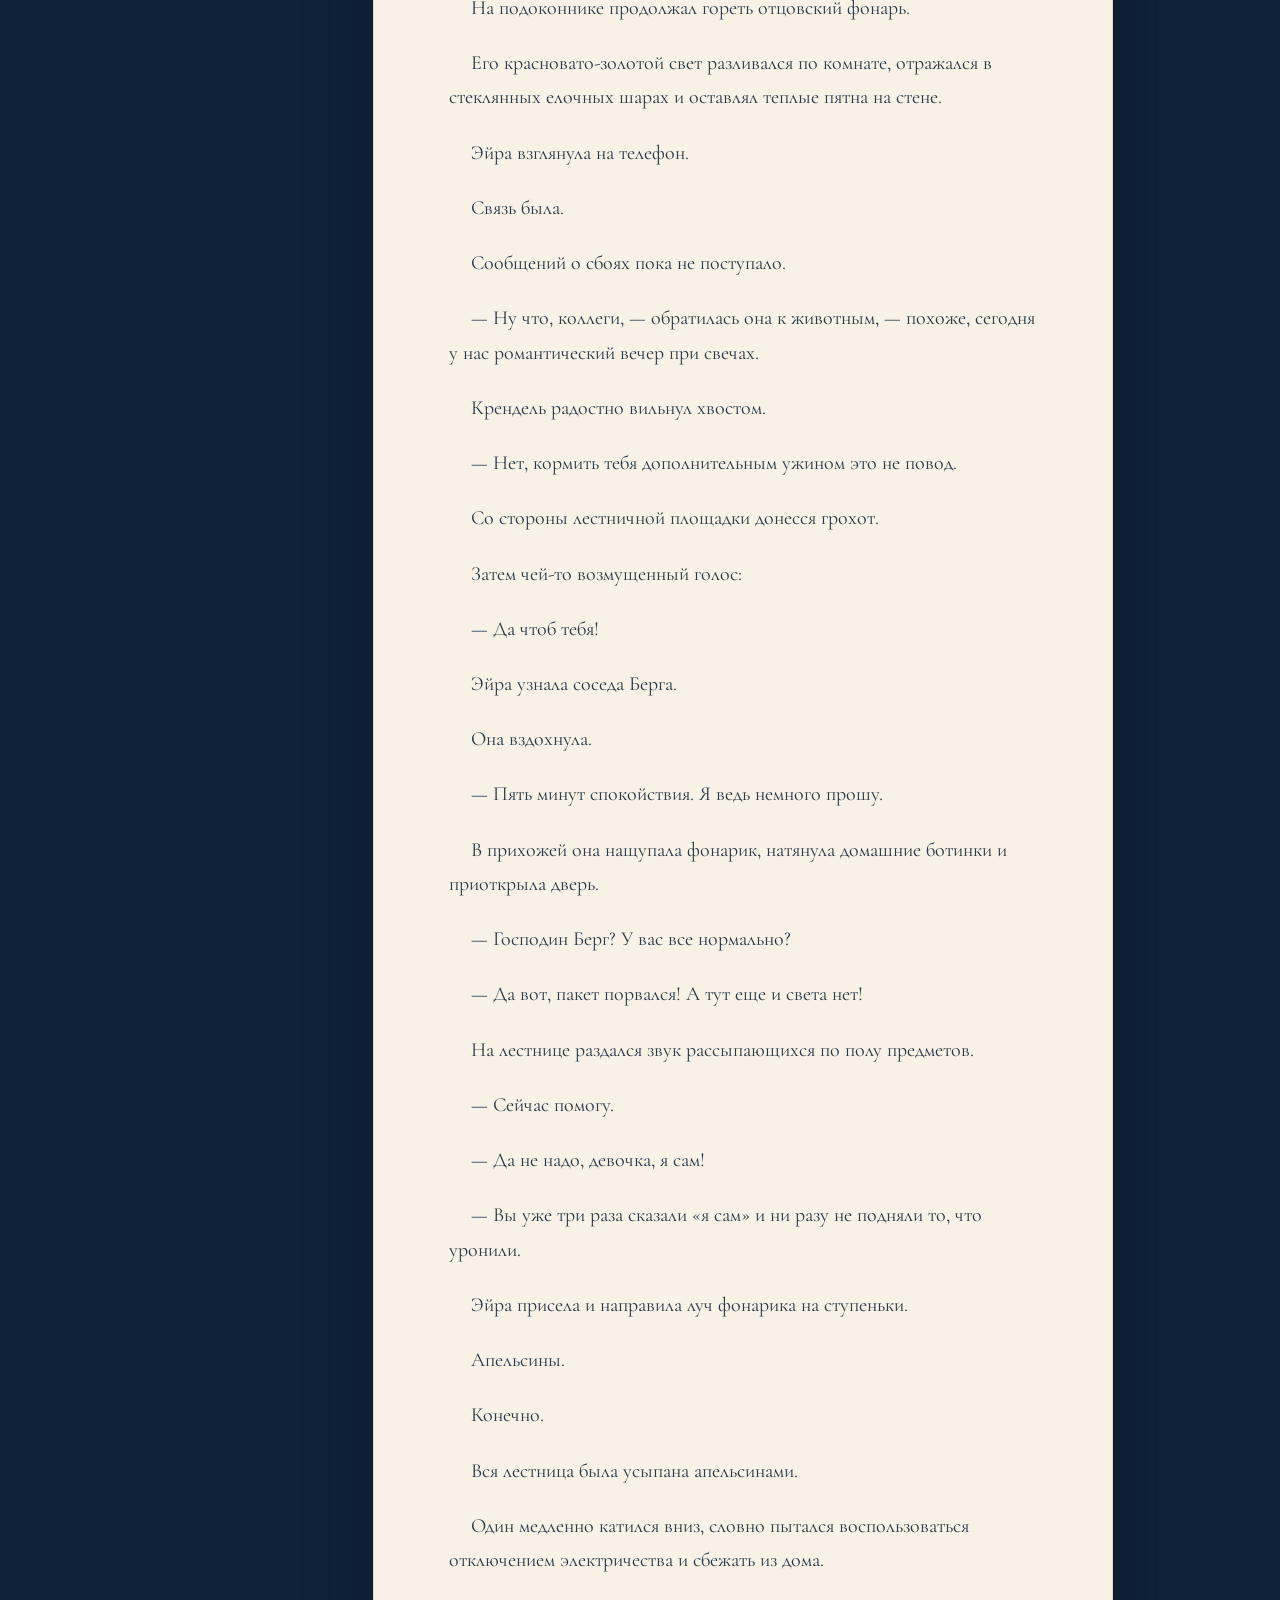
<file: chapter-01.html>
<!doctype html>
<html lang="ru"><head>
<meta charset="utf-8"><meta name="viewport" content="width=device-width,initial-scale=1"><meta name="theme-color" content="#142638">
<meta name="description" content="Полная первая глава новогодней истории ИКФ: Эйра Линдт, «Там, где оставляют свет».">
<meta property="og:title" content="Глава первая · Там, где оставляют свет">
<meta property="og:description" content="Люсхольм, Эйра Линдт, квартира №70. Новогодняя ночь начинается.">
<title>Там, где оставляют свет · Глава 1 · ИКФ</title>
<link rel="icon" href="assets/favicon.svg" type="image/svg+xml">
<link rel="preconnect" href="https://fonts.googleapis.com">
<link rel="preconnect" href="https://fonts.gstatic.com" crossorigin>
<link href="https://fonts.googleapis.com/css2?family=Cormorant+Garamond:wght@400;500;600;700&family=Manrope:wght@400;500;600;700;800&display=swap" rel="stylesheet">
<link rel="stylesheet" href="assets/chapter.css?v=20261123-11">
<script src="assets/chapter.js?v=20261123-11" defer></script>
</head><body data-theme="night">
<div class="reading-progress" id="reading-progress" aria-hidden="true"></div>
<header class="reader-header"><a href="./#chapter" class="reader-back">← К историям</a>
<a class="reader-identity" href="./"><img src="assets/ikf-mark.svg" width="34" height="34" alt=""><span>ИКФ · СВЕТ В СОТОМ ОКНЕ</span></a>
<a href="characters.html?id=eira-lindt" class="reader-profile">Об Эйре ↗</a></header>
<main>
<section class="reader-intro">
 <p class="eyebrow">Люсхольм · 31 декабря 2026</p>
 <h1>Там, где<br><em>оставляют свет</em></h1>
 <p class="chapter-byline">Глава первая · Эйра Линдт · квартира №70, седьмой этаж</p>
 <p class="reader-lead">О семейном тепле, заботе, хвостатых друзьях и приглашении, которому неоткуда взяться.</p>
 <p class="draft-label">Рабочая редакция ИКФ · публикация на Фикбуке пока не подтверждена</p>
</section>
<div class="book-layout">
 <aside class="reader-controls" aria-label="Настройки чтения"><div class="controls-inner">
  <p>Удобное чтение</p><div class="font-buttons"><button type="button" id="font-down" aria-label="Уменьшить размер текста">А−</button><button type="button" id="font-up" aria-label="Увеличить размер текста">А+</button></div>
  <button type="button" id="theme-toggle" class="theme-toggle" aria-pressed="false">Светлая страница</button>
  <a href="data/chapter-01.txt" download="Глава_01_Там_где_оставляют_свет.txt" class="download-chapter">Сохранить TXT ↗</a>
 </div></aside>
 <article class="chapter-paper" aria-labelledby="chapter-heading">
  <p class="paper-caption">Коллективный новогодний ориджинал ИКФ</p>
  <h2 id="chapter-heading">Глава первая</h2>
  <div id="chapter-content" class="chapter-content" aria-live="polite"><p>Загружаем первую главу…</p></div>
  <div id="chapter-ending" class="chapter-ending" hidden><p>У каждого своя история. Но свет один на всех.</p><a href="characters.html?id=eira-lindt">Узнать больше об Эйре ↗</a></div>
 </article>
</div>
<section class="reader-outro"><h2>За каждым окном<br><em>чья-то история.</em></h2>
<p>В Люсхольме найдется место для каждого нового героя. Присоединяйтесь к коллективной новогодней работе ИКФ.</p>
<a href="./#join">Стать автором ↗</a></section>
</main>
<footer class="reader-footer"><a href="./">На главную</a><span>ИКФ · 2026</span><a href="chronicle.html">Хроника Люсхольма ↗</a></footer>
</body></html>
</file>
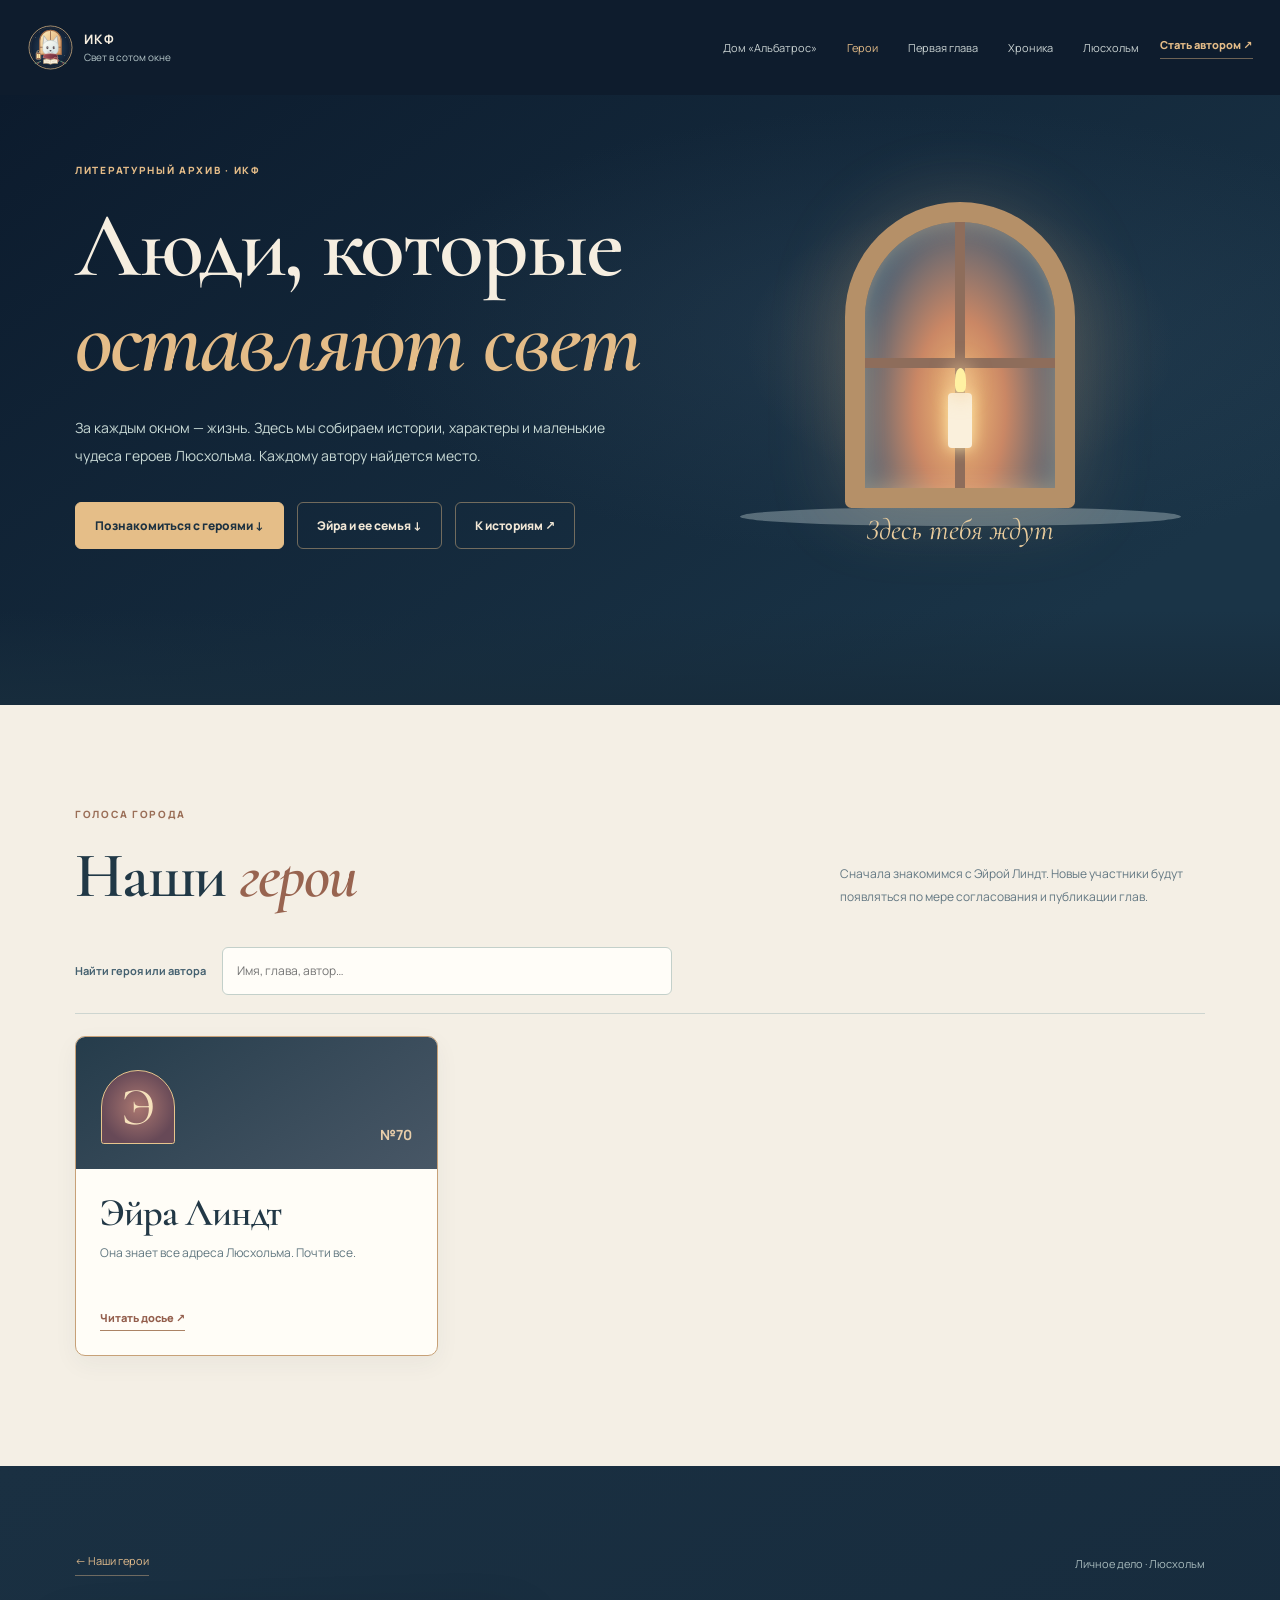
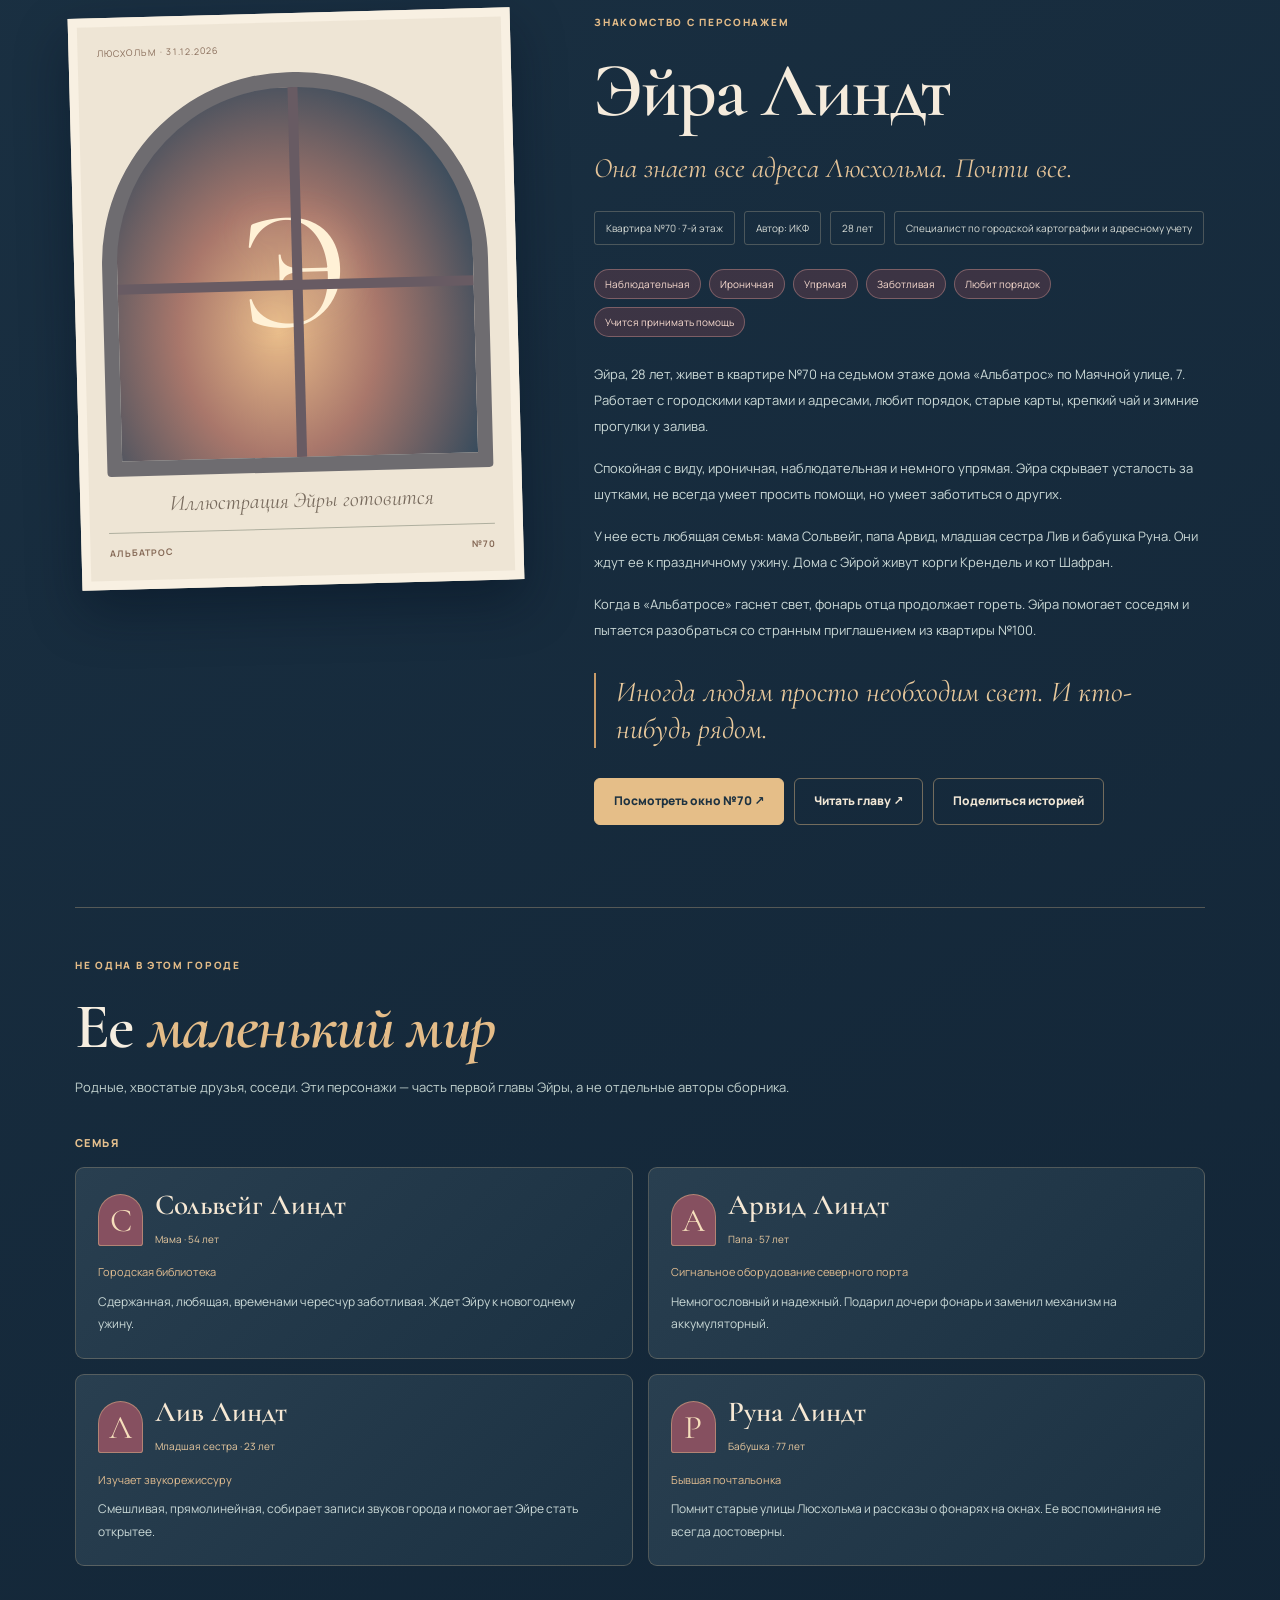
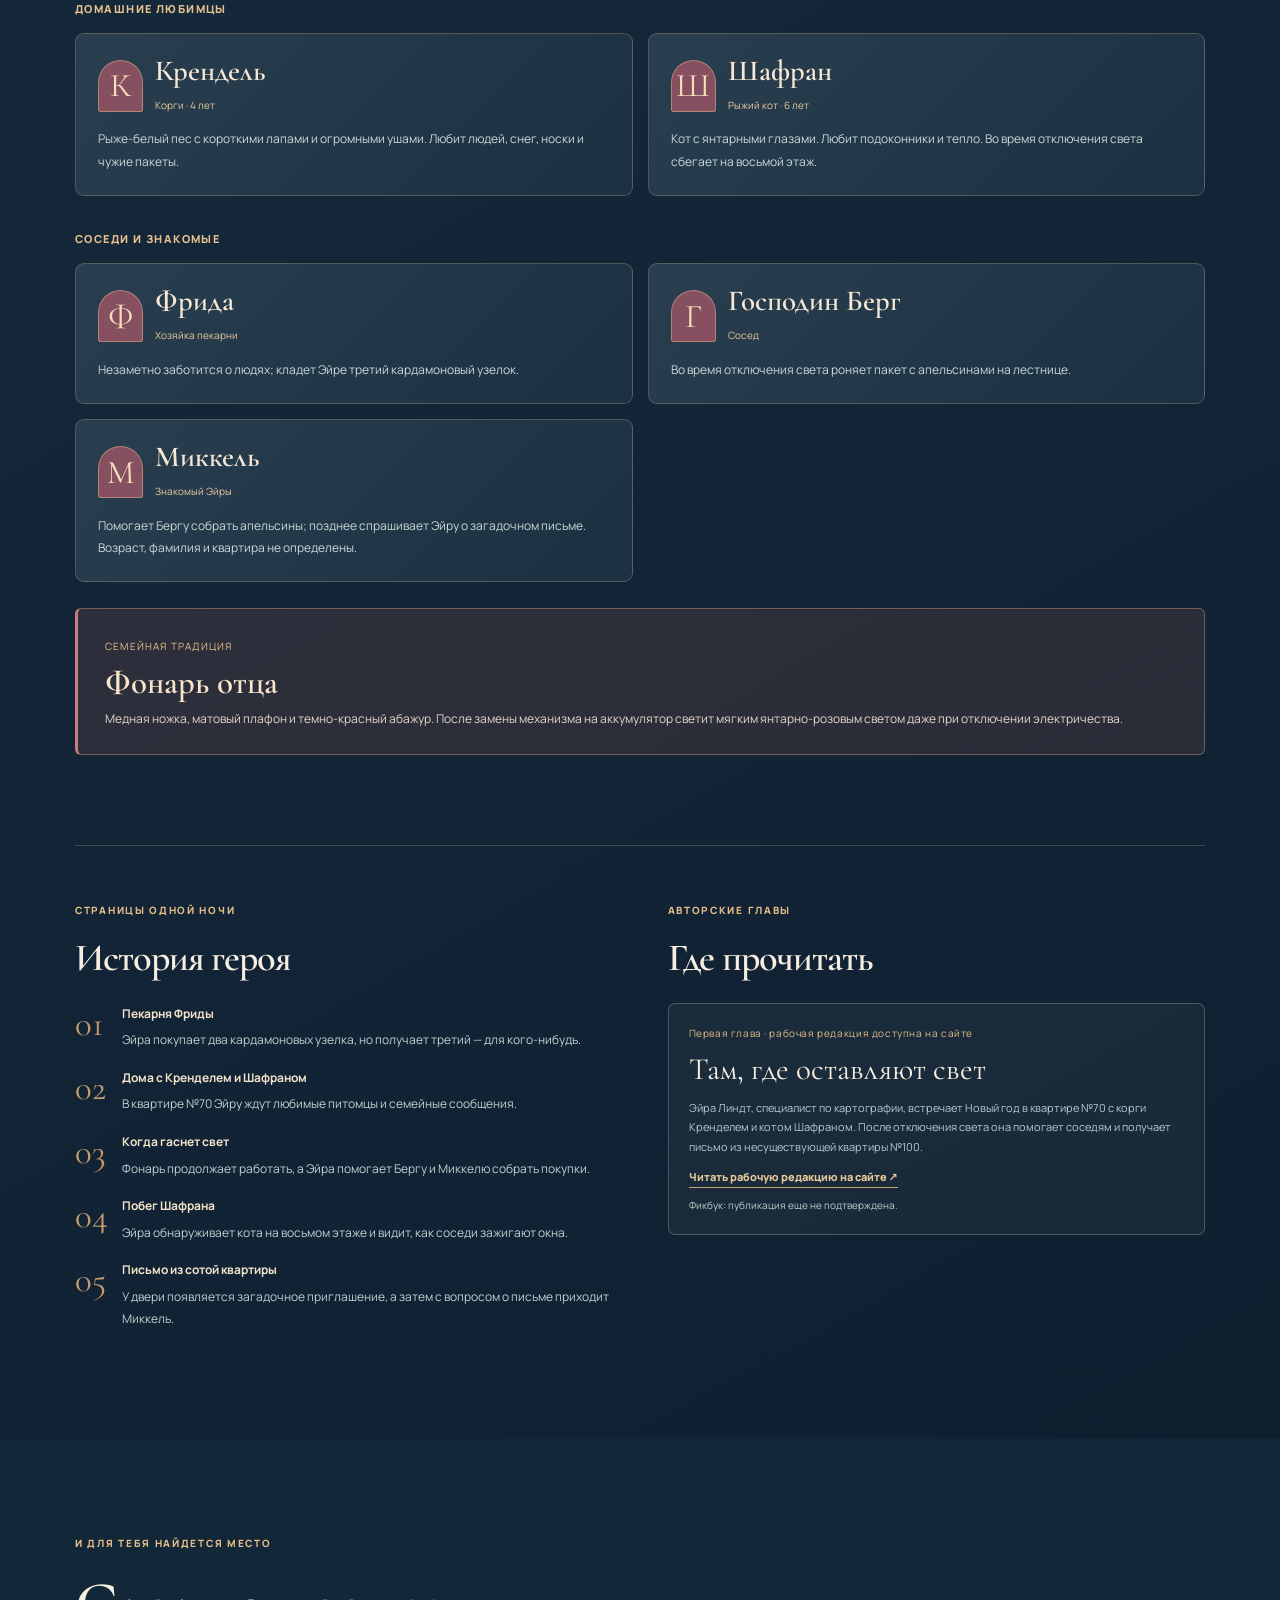
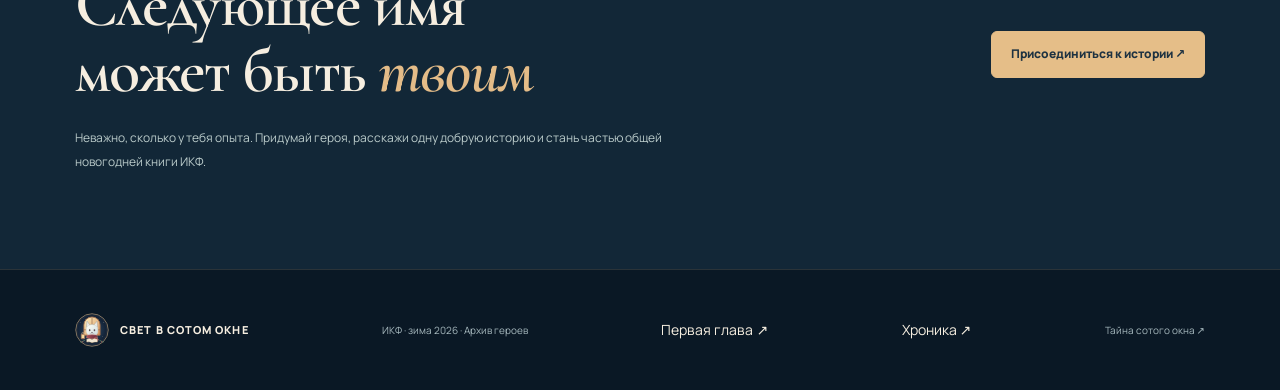
<file: characters.html>
<!doctype html>
<html lang="ru">
<head>
<meta charset="utf-8">
<meta name="viewport" content="width=device-width,initial-scale=1">
<meta name="theme-color" content="#111f30">
<meta name="description" content="Литературный архив героев Люсхольма — коллективный новогодний ориджинал ИКФ.">
<meta property="og:title" content="Герои Люсхольма · Свет в сотом окне">
<meta property="og:description" content="За каждым окном — история, за каждой историей — человек.">
<title>Герои Люсхольма · Свет в сотом окне · ИКФ</title>
<link rel="icon" href="assets/favicon.svg" type="image/svg+xml">
<link rel="preconnect" href="https://fonts.googleapis.com">
<link rel="preconnect" href="https://fonts.gstatic.com" crossorigin>
<link href="https://fonts.googleapis.com/css2?family=Cormorant+Garamond:wght@400;500;600;700&family=Manrope:wght@400;500;600;700;800&display=swap" rel="stylesheet">
<link rel="stylesheet" href="assets/characters.css?v=20261123-12">
<script src="assets/characters.js?v=20261123-12" defer></script>
</head>
<body>
<a href="#content" class="skip-link">Перейти к содержимому</a>
<div class="atmosphere" id="atmosphere" aria-hidden="true"></div>
<header class="masthead">
 <a class="mast-brand" href="./" aria-label="На главную «Света в сотом окне»"><img src="assets/ikf-mark.svg" alt="" width="42" height="42"><span><strong>ИКФ</strong><small>Свет в сотом окне</small></span></a>
 <nav aria-label="Разделы сайта"><a href="./#house">Дом «Альбатрос»</a><a href="characters.html" aria-current="page">Герои</a><a href="chapter-01.html">Первая глава</a><a href="chronicle.html">Хроника</a><a href="./#places">Люсхольм</a></nav>
 <a class="mast-join" href="https://t.me/chat_IKF" target="_blank" rel="noopener noreferrer">Стать автором ↗</a>
</header>
<main id="content">
<section class="hero-intro">
 <div class="wrap intro-grid">
  <div>
   <p class="eyebrow">Литературный архив · ИКФ</p>
   <h1>Люди, которые<br><em>оставляют свет</em></h1>
   <p class="intro-lead">За каждым окном — жизнь. Здесь мы собираем истории, характеры и маленькие чудеса героев Люсхольма. Каждому автору найдется место.</p>
   <div class="intro-cta"><a href="#directory" class="cta cta-gold">Познакомиться с героями ↓</a><a href="#profile-view" class="cta cta-quiet">Эйра и ее семья ↓</a><a href="./#stories" class="cta cta-quiet">К историям ↗</a></div>
  </div>
  <div class="intro-art" aria-hidden="true">
    <div class="roofline"></div><div class="art-window"><i class="glass-glow"></i><i class="frame-vertical"></i><i class="frame-horizontal"></i><i class="art-candle"></i></div>
    <div class="art-caption">Здесь тебя ждут</div>
  </div>
 </div>
</section>
<section class="directory-section" id="directory">
 <div class="wrap">
  <div class="section-head"><div><p class="eyebrow">Голоса города</p><h2>Наши <em>герои</em></h2></div><p>Сначала знакомимся с Эйрой Линдт. Новые участники будут появляться по мере согласования и публикации глав.</p></div>
  <div class="finder"><label for="character-search">Найти героя или автора</label><input id="character-search" type="search" placeholder="Имя, глава, автор…" autocomplete="off"><span id="character-count" aria-live="polite"></span></div>
  <div class="directory-grid" id="character-grid" aria-live="polite"><article class="character-tile" data-character="eira-lindt">
 <div class="tile-top"><div class="tile-initial">Э</div><span class="tile-number">№70</span></div>
 <div class="tile-body"><h3>Эйра Линдт</h3><p>Она знает все адреса Люсхольма. Почти все.</p><a class="tile-cta" href="#profile-view">Читать досье ↗</a></div>
</article></div>
 </div>
</section>
<section id="profile-view" class="profile-section" aria-labelledby="profile-name">
 <div class="wrap">
  <div class="profile-nav"><a href="#directory" id="profile-back">← Наши герои</a><span>Личное дело · Люсхольм</span></div>
  <div class="profile-layout">
   <div class="profile-poster">
    <div class="poster-topline">ЛЮСХОЛЬМ · 31.12.2026</div>
    <div class="portrait-window" id="portrait-window"><span id="portrait-letter" aria-hidden="true">Э</span></div>
    <p id="portrait-caption" class="portrait-caption">Иллюстрация Эйры готовится</p>
    <div class="poster-bottom"><span id="poster-location">АЛЬБАТРОС</span><span id="poster-number">№70</span></div>
   </div>
   <div class="profile-content">
    <p class="eyebrow">Знакомство с персонажем</p>
    <h2 id="profile-name">Эйра Линдт</h2>
    <p id="profile-tagline" class="profile-tagline">Она знает все адреса Люсхольма. Почти все.</p>
    <div class="profile-meta" id="profile-meta"><span>Квартира №70 · 7-й этаж</span><span>Автор: ИКФ</span><span>28 лет</span><span>Специалист по городской картографии и адресному учету</span></div>
    <div id="profile-traits" class="profile-traits"><span>Наблюдательная</span><span>Ироничная</span><span>Упрямая</span><span>Заботливая</span><span>Любит порядок</span><span>Учится принимать помощь</span></div>
    <div id="profile-bio" class="profile-bio"><p>Эйра, 28 лет, живет в квартире №70 на седьмом этаже дома «Альбатрос» по Маячной улице, 7. Работает с городскими картами и адресами, любит порядок, старые карты, крепкий чай и зимние прогулки у залива.</p>
<p>Спокойная с виду, ироничная, наблюдательная и немного упрямая. Эйра скрывает усталость за шутками, не всегда умеет просить помощи, но умеет заботиться о других.</p>
<p>У нее есть любящая семья: мама Сольвейг, папа Арвид, младшая сестра Лив и бабушка Руна. Они ждут ее к праздничному ужину. Дома с Эйрой живут корги Крендель и кот Шафран.</p>
<p>Когда в «Альбатросе» гаснет свет, фонарь отца продолжает гореть. Эйра помогает соседям и пытается разобраться со странным приглашением из квартиры №100.</p></div>
    <blockquote id="profile-quote" class="profile-quote">Иногда людям просто необходим свет. И кто-нибудь рядом.</blockquote>
    <div class="profile-actions"><a id="profile-apartment" class="cta cta-gold" href="./#window-70">Посмотреть окно №70 ↗</a><a class="cta cta-quiet" href="chapter-01.html">Читать главу ↗</a><button type="button" class="cta cta-quiet" id="profile-share">Поделиться историей</button></div>
    <p class="share-feedback" id="share-feedback" role="status" aria-live="polite"></p>
   </div>
  </div>
  <section class="family-section" id="family-section" aria-labelledby="family-title">
   <div class="family-heading"><p class="eyebrow">Не одна в этом городе</p><h3 id="family-title">Ее <em>маленький мир</em></h3><p>Родные, хвостатые друзья, соседи. Эти персонажи — часть первой главы Эйры, а не отдельные авторы сборника.</p></div>
   <p class="family-label">Семья</p><div class="family-grid" id="profile-family"><article class="family-card"><div class="family-card-top"><span class="family-initial">С</span><div><h4>Сольвейг Линдт</h4><span class="family-role">Мама · 54 лет</span></div></div><small class="family-occupation">Городская библиотека</small><p>Сдержанная, любящая, временами чересчур заботливая. Ждет Эйру к новогоднему ужину.</p></article>
<article class="family-card"><div class="family-card-top"><span class="family-initial">А</span><div><h4>Арвид Линдт</h4><span class="family-role">Папа · 57 лет</span></div></div><small class="family-occupation">Сигнальное оборудование северного порта</small><p>Немногословный и надежный. Подарил дочери фонарь и заменил механизм на аккумуляторный.</p></article>
<article class="family-card"><div class="family-card-top"><span class="family-initial">Л</span><div><h4>Лив Линдт</h4><span class="family-role">Младшая сестра · 23 лет</span></div></div><small class="family-occupation">Изучает звукорежиссуру</small><p>Смешливая, прямолинейная, собирает записи звуков города и помогает Эйре стать открытее.</p></article>
<article class="family-card"><div class="family-card-top"><span class="family-initial">Р</span><div><h4>Руна Линдт</h4><span class="family-role">Бабушка · 77 лет</span></div></div><small class="family-occupation">Бывшая почтальонка</small><p>Помнит старые улицы Люсхольма и рассказы о фонарях на окнах. Ее воспоминания не всегда достоверны.</p></article></div>
   <p class="family-label">Домашние любимцы</p><div class="family-grid" id="profile-pets"><article class="family-card"><div class="family-card-top"><span class="family-initial">К</span><div><h4>Крендель</h4><span class="family-role">Корги · 4 лет</span></div></div><p>Рыже-белый пес с короткими лапами и огромными ушами. Любит людей, снег, носки и чужие пакеты.</p></article>
<article class="family-card"><div class="family-card-top"><span class="family-initial">Ш</span><div><h4>Шафран</h4><span class="family-role">Рыжий кот · 6 лет</span></div></div><p>Кот с янтарными глазами. Любит подоконники и тепло. Во время отключения света сбегает на восьмой этаж.</p></article></div>
   <p class="family-label">Соседи и знакомые</p><div class="family-grid" id="profile-acquaintances"><article class="family-card"><div class="family-card-top"><span class="family-initial">Ф</span><div><h4>Фрида</h4><span class="family-role">Хозяйка пекарни</span></div></div><p>Незаметно заботится о людях; кладет Эйре третий кардамоновый узелок.</p></article>
<article class="family-card"><div class="family-card-top"><span class="family-initial">Г</span><div><h4>Господин Берг</h4><span class="family-role">Сосед</span></div></div><p>Во время отключения света роняет пакет с апельсинами на лестнице.</p></article>
<article class="family-card"><div class="family-card-top"><span class="family-initial">М</span><div><h4>Миккель</h4><span class="family-role">Знакомый Эйры</span></div></div><p>Помогает Бергу собрать апельсины; позднее спрашивает Эйру о загадочном письме. Возраст, фамилия и квартира не определены.</p></article></div>
   <div class="keepsake-card" id="profile-keepsake"><small>Семейная традиция</small><h4>Фонарь отца</h4><p>Медная ножка, матовый плафон и темно-красный абажур. После замены механизма на аккумулятор светит мягким янтарно-розовым светом даже при отключении электричества.</p></div>
  </section>
  <div class="profile-lower">
   <section class="journey" id="journey"><p class="eyebrow">Страницы одной ночи</p><h3>История героя</h3><div id="profile-moments" class="moments"><div class="moment"><div class="moment-number">01</div><div><strong>Пекарня Фриды</strong><p>Эйра покупает два кардамоновых узелка, но получает третий — для кого-нибудь.</p></div></div>
<div class="moment"><div class="moment-number">02</div><div><strong>Дома с Кренделем и Шафраном</strong><p>В квартире №70 Эйру ждут любимые питомцы и семейные сообщения.</p></div></div>
<div class="moment"><div class="moment-number">03</div><div><strong>Когда гаснет свет</strong><p>Фонарь продолжает работать, а Эйра помогает Бергу и Миккелю собрать покупки.</p></div></div>
<div class="moment"><div class="moment-number">04</div><div><strong>Побег Шафрана</strong><p>Эйра обнаруживает кота на восьмом этаже и видит, как соседи зажигают окна.</p></div></div>
<div class="moment"><div class="moment-number">05</div><div><strong>Письмо из сотой квартиры</strong><p>У двери появляется загадочное приглашение, а затем с вопросом о письме приходит Миккель.</p></div></div></div></section>
   <section class="chapters"><p class="eyebrow">Авторские главы</p><h3>Где прочитать</h3><div id="profile-chapters" class="chapter-list">
     <article class="chapter-card"><span>Первая глава · рабочая редакция доступна на сайте</span><h4>Там, где оставляют свет</h4><p>Эйра Линдт, специалист по картографии, встречает Новый год в квартире №70 с корги Кренделем и котом Шафраном. После отключения света она помогает соседям и получает письмо из несуществующей квартиры №100.</p><a href="chapter-01.html">Читать рабочую редакцию на сайте ↗</a><p class="chapter-draft-note">Фикбук: публикация еще не подтверждена.</p></article>
   </div></section>
  </div>
 </div>
</section>
<section class="archive-invitation">
 <div class="wrap invitation-layout"><div><p class="eyebrow">И для тебя найдется место</p><h2>Следующее имя<br>может быть <em>твоим</em></h2><p>Неважно, сколько у тебя опыта. Придумай героя, расскажи одну добрую историю и стань частью общей новогодней книги ИКФ.</p></div><a href="./#join" class="cta cta-gold">Присоединиться к истории ↗</a></div>
</section>
</main>
<footer><div class="wrap foot-inner"><a href="./" class="foot-brand"><img src="assets/ikf-mark.svg" alt="" width="34" height="34"><span>СВЕТ В СОТОМ ОКНЕ</span></a><span>ИКФ · зима 2026 · Архив героев</span><a href="chapter-01.html">Первая глава ↗</a><a href="chronicle.html">Хроника ↗</a><a href="./#mystery">Тайна сотого окна ↗</a></div></footer>
</body>
</html>
</file>
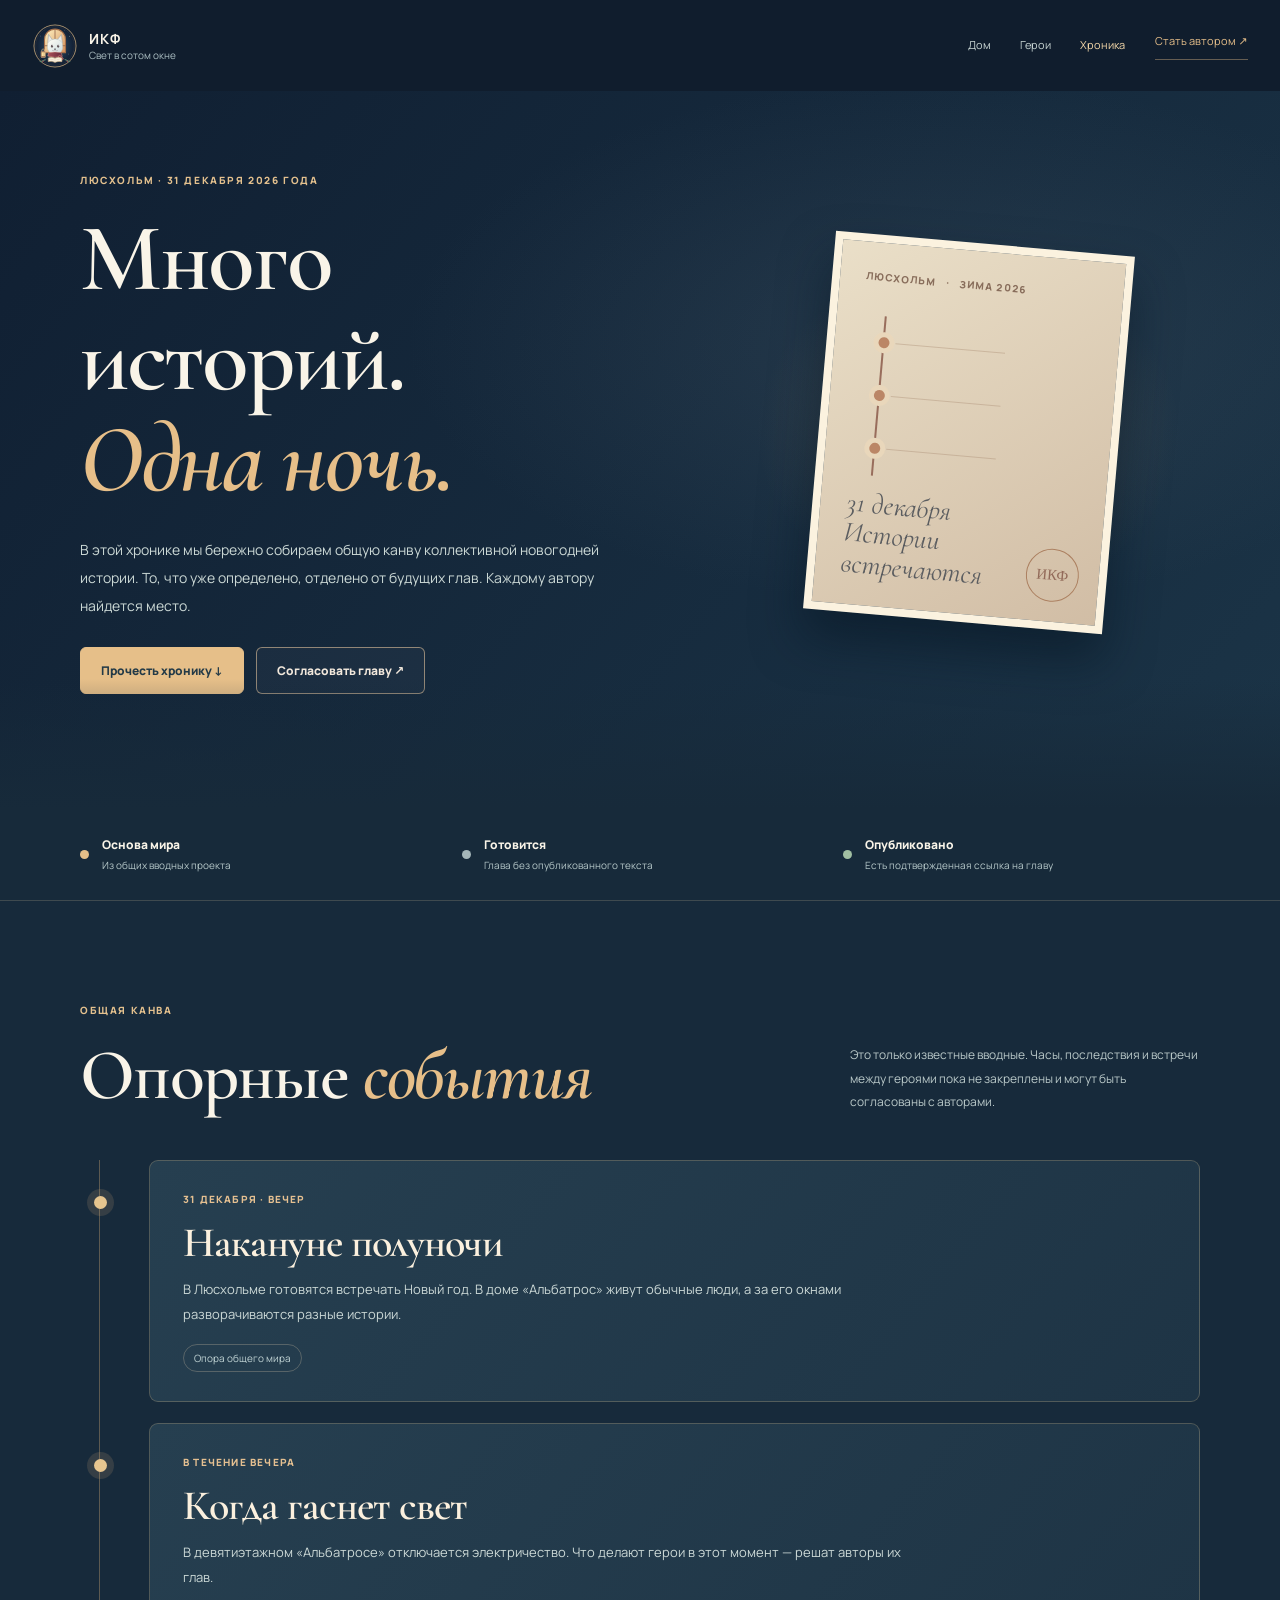
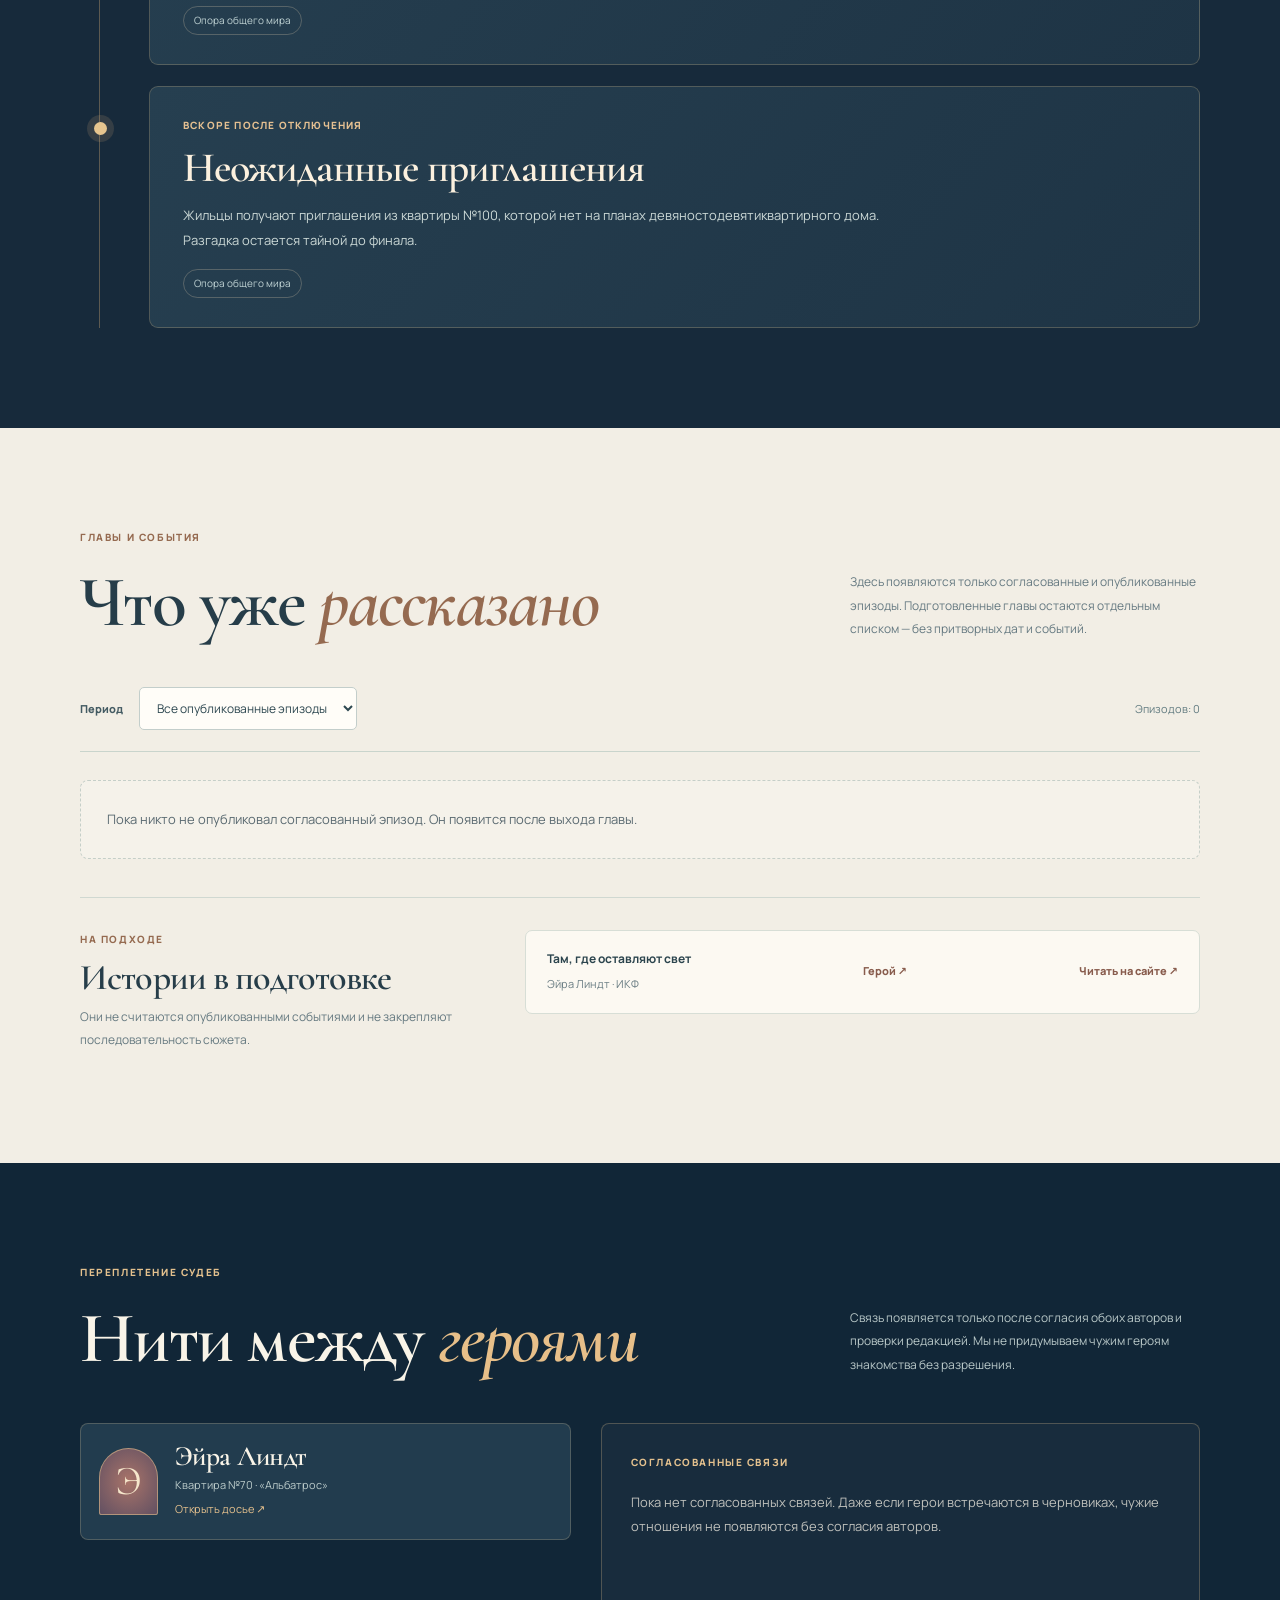
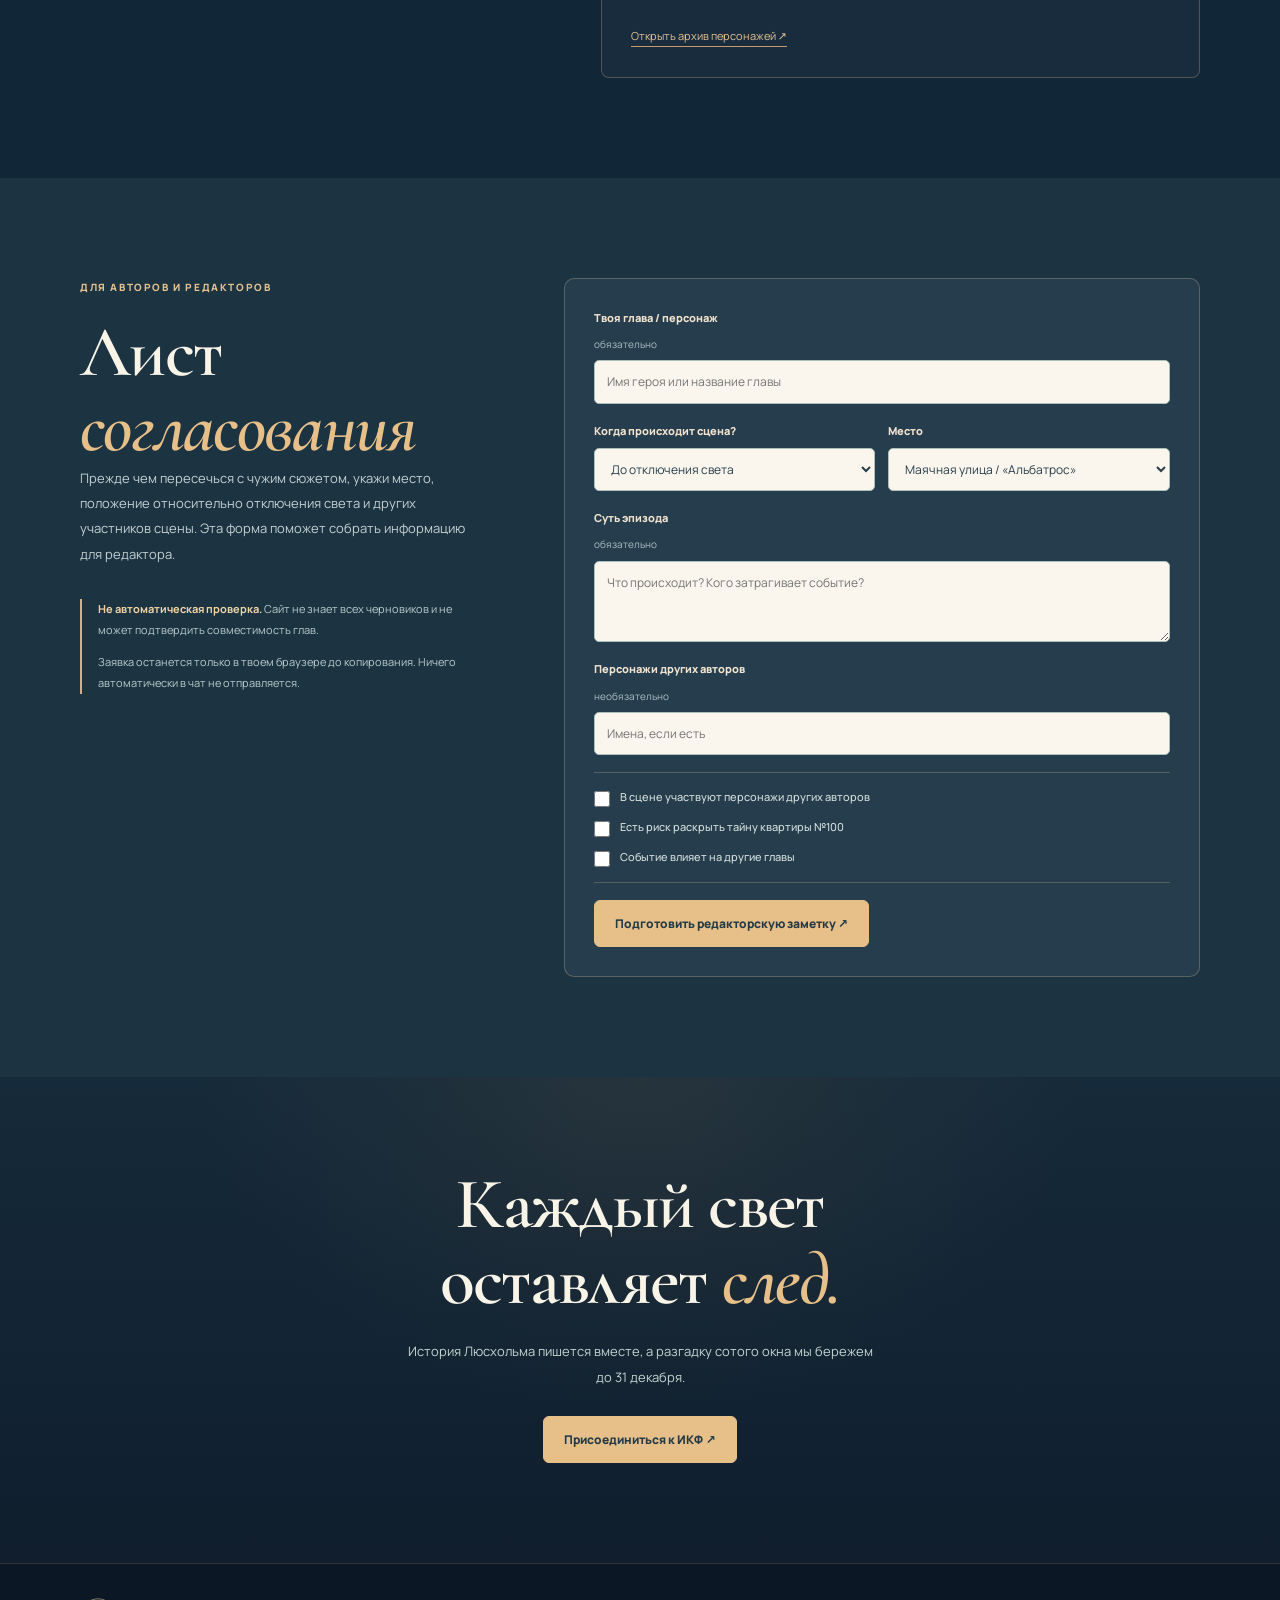
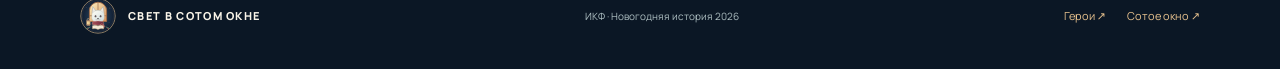
<file: chronicle.html>
<!doctype html>
<html lang="ru">
<head>
<meta charset="utf-8"><meta name="viewport" content="width=device-width,initial-scale=1"><meta name="theme-color" content="#142639">
<meta name="description" content="Хроника новогодней ночи, сюжетные события и согласованные связи героев коллективной истории ИКФ.">
<meta property="og:title" content="Хроника Люсхольма · Свет в сотом окне">
<meta property="og:description" content="Много историй. Одна новогодняя ночь.">
<title>Хроника Люсхольма · Свет в сотом окне</title>
<link rel="icon" href="assets/favicon.svg" type="image/svg+xml">
<link rel="preconnect" href="https://fonts.googleapis.com"><link rel="preconnect" href="https://fonts.gstatic.com" crossorigin>
<link href="https://fonts.googleapis.com/css2?family=Cormorant+Garamond:wght@400;500;600;700&family=Manrope:wght@400;500;600;700;800&display=swap" rel="stylesheet">
<link rel="stylesheet" href="assets/chronicle.css?v=20261121-10"><script src="assets/chronicle.js?v=20261121-10" defer></script>
</head>
<body>
<a href="#content" class="skip-link">Перейти к содержимому</a>
<div class="snow" id="snow" aria-hidden="true"></div>
<header class="header">
<a class="identity" href="./"><img src="assets/ikf-mark.svg" width="44" height="44" alt=""><span><strong>ИКФ</strong><small>Свет в сотом окне</small></span></a>
<nav aria-label="Навигация"><a href="./#house">Дом</a><a href="characters.html">Герои</a><a href="chronicle.html" aria-current="page">Хроника</a></nav>
<a class="header-join" href="https://t.me/chat_IKF" target="_blank" rel="noopener noreferrer">Стать автором ↗</a>
</header>
<main id="content">
<section class="mast">
<div class="container mast-grid">
 <div><p class="eyebrow">Люсхольм · 31 декабря 2026 года</p><h1>Много историй.<br><em>Одна ночь.</em></h1><p class="mast-lead">В этой хронике мы бережно собираем общую канву коллективной новогодней истории. То, что уже определено, отделено от будущих глав. Каждому автору найдется место.</p><div class="hero-actions"><a class="button gold" href="#timeline">Прочесть хронику ↓</a><a class="button transparent" href="#editorial">Согласовать главу ↗</a></div></div>
 <div class="mast-visual" aria-hidden="true"><div class="paper"><div class="paper-top">ЛЮСХОЛЬМ &nbsp; · &nbsp; ЗИМА 2026</div><div class="paper-track"><i></i><i></i><i></i></div><div class="paper-caption">31 декабря<br>Истории встречаются</div><div class="paper-sign">ИКФ</div></div></div>
</div></section>
<section class="legend-section" aria-label="Как устроена хроника">
 <div class="container legend"><div><span class="legend-dot solid"></span><strong>Основа мира</strong><small>Из общих вводных проекта</small></div><div><span class="legend-dot draft"></span><strong>Готовится</strong><small>Глава без опубликованного текста</small></div><div><span class="legend-dot live"></span><strong>Опубликовано</strong><small>Есть подтвержденная ссылка на главу</small></div></div>
</section>
<section class="section timeline-section" id="timeline">
 <div class="container">
  <div class="section-intro"><div><p class="eyebrow">Общая канва</p><h2>Опорные <em>события</em></h2></div><p>Это только известные вводные. Часы, последствия и встречи между героями пока не закреплены и могут быть согласованы с авторами.</p></div>
  <div class="timeline" id="anchors" aria-live="polite"><p class="loading">Открываем летопись…</p></div>
 </div>
</section>
<section class="section episode-section" id="episodes">
 <div class="container">
  <div class="section-intro"><div><p class="eyebrow">Главы и события</p><h2>Что уже <em>рассказано</em></h2></div><p>Здесь появляются только согласованные и опубликованные эпизоды. Подготовленные главы остаются отдельным списком — без притворных дат и событий.</p></div>
  <div class="episode-filters"><label for="event-filter">Период</label><select id="event-filter"><option value="all">Все опубликованные эпизоды</option><option value="before">До отключения</option><option value="during">Во время отключения</option><option value="after">После отключения</option><option value="independent">В другое время / вне дома</option></select><span id="event-count" aria-live="polite"></span></div>
  <div class="episode-list" id="episode-list" aria-live="polite"><p class="empty">Опубликованных эпизодов пока нет.</p></div>
  <div class="coming-soon"><div><p class="eyebrow">На подходе</p><h3>Истории в подготовке</h3><p>Они не считаются опубликованными событиями и не закрепляют последовательность сюжета.</p></div><div class="draft-list" id="draft-list"></div></div>
 </div>
</section>
<section class="section ties-section" id="ties">
 <div class="container">
  <div class="section-intro"><div><p class="eyebrow">Переплетение судеб</p><h2>Нити между <em>героями</em></h2></div><p>Связь появляется только после согласия обоих авторов и проверки редакцией. Мы не придумываем чужим героям знакомства без разрешения.</p></div>
  <div class="ties-layout"><div class="characters-list" id="tie-characters"><p class="loading">Знакомимся с жителями…</p></div><div class="ties-panel"><p class="eyebrow">Согласованные связи</p><div id="tie-list" class="tie-list" aria-live="polite"><p class="empty">Еще не добавлено ни одной подтвержденной связи.</p></div><a href="characters.html" class="subtle-link">Открыть архив персонажей ↗</a></div></div>
 </div>
</section>
<section class="section editorial-section" id="editorial">
 <div class="container editorial-layout">
  <div class="editorial-info"><p class="eyebrow">Для авторов и редакторов</p><h2>Лист <em>согласования</em></h2><p>Прежде чем пересечься с чужим сюжетом, укажи место, положение относительно отключения света и других участников сцены. Эта форма поможет собрать информацию для редактора.</p>
   <div class="editorial-notes"><p><strong>Не автоматическая проверка.</strong> Сайт не знает всех черновиков и не может подтвердить совместимость глав.</p><p>Заявка останется только в твоем браузере до копирования. Ничего автоматически в чат не отправляется.</p></div>
  </div>
  <div class="editorial-form-card">
   <form id="continuity-form">
    <label>Твоя глава / персонаж <span>обязательно</span><input id="chapter-name" name="chapter" required minlength="2" maxlength="100" placeholder="Имя героя или название главы"></label>
    <div class="field-pair"><label>Когда происходит сцена? <select id="chapter-period"><option value="before">До отключения света</option><option value="during">Во время отключения</option><option value="after">После отключения</option><option value="independent">Не связано с отключением / другой момент</option></select></label><label>Место <select id="chapter-location"><option value="mayachnaya">Маячная улица / «Альбатрос»</option><option value="fridas-bakery">Пекарня Фриды</option><option value="harbor">Северный порт</option><option value="other">Другое место Люсхольма</option></select></label></div>
    <label>Суть эпизода <span>обязательно</span><textarea id="chapter-summary" required minlength="12" maxlength="900" rows="3" placeholder="Что происходит? Кого затрагивает событие?"></textarea></label>
    <label>Персонажи других авторов <span>необязательно</span><input id="chapter-others" maxlength="180" placeholder="Имена, если есть"></label>
    <div class="checks"><label><input type="checkbox" id="uses-others"> В сцене участвуют персонажи других авторов</label><label><input type="checkbox" id="spoiler-risk"> Есть риск раскрыть тайну квартиры №100</label><label><input type="checkbox" id="has-consequences"> Событие влияет на другие главы</label></div>
    <button type="submit" class="button gold">Подготовить редакторскую заметку ↗</button>
   </form>
   <div id="continuity-result" class="continuity-result" hidden><label for="continuity-output">Готово для согласования</label><textarea id="continuity-output" rows="10" readonly></textarea><div class="result-actions"><button type="button" id="copy-note" class="button gold">Скопировать</button><a href="https://t.me/chat_IKF" target="_blank" rel="noopener noreferrer" class="button transparent">Перейти в чат ИКФ ↗</a></div><p id="note-feedback" role="status" aria-live="polite"></p></div>
  </div>
 </div>
</section>
<section class="closing"><div class="container"><h2>Каждый свет<br>оставляет <em>след.</em></h2><p>История Люсхольма пишется вместе, а разгадку сотого окна мы бережем до 31 декабря.</p><a href="./#join" class="button gold">Присоединиться к ИКФ ↗</a></div></section>
</main>
<footer><div class="container footer"><a class="footer-brand" href="./"><img width="36" height="36" src="assets/ikf-mark.svg" alt="">СВЕТ В СОТОМ ОКНЕ</a><span>ИКФ · Новогодняя история 2026</span><div><a href="characters.html">Герои ↗</a><a href="./#mystery">Сотое окно ↗</a></div></div></footer>
</body>
</html>
</file>
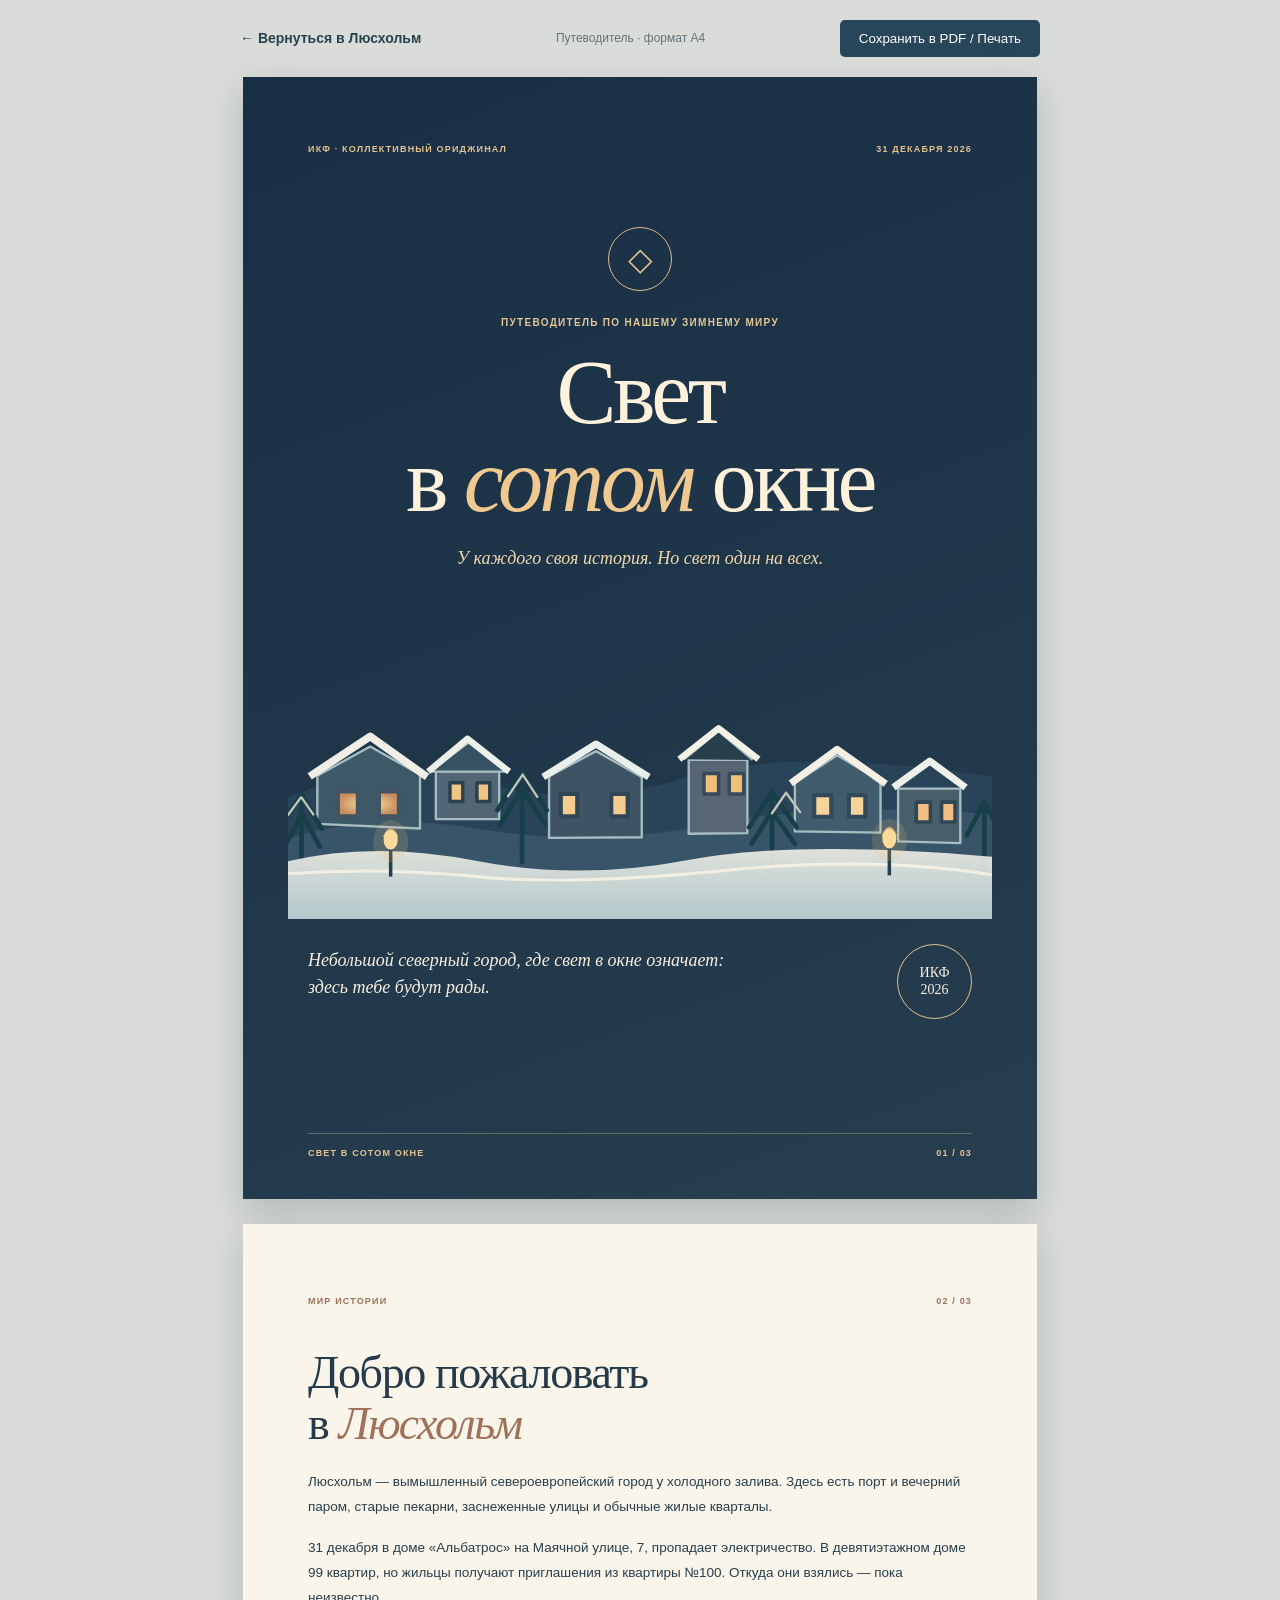
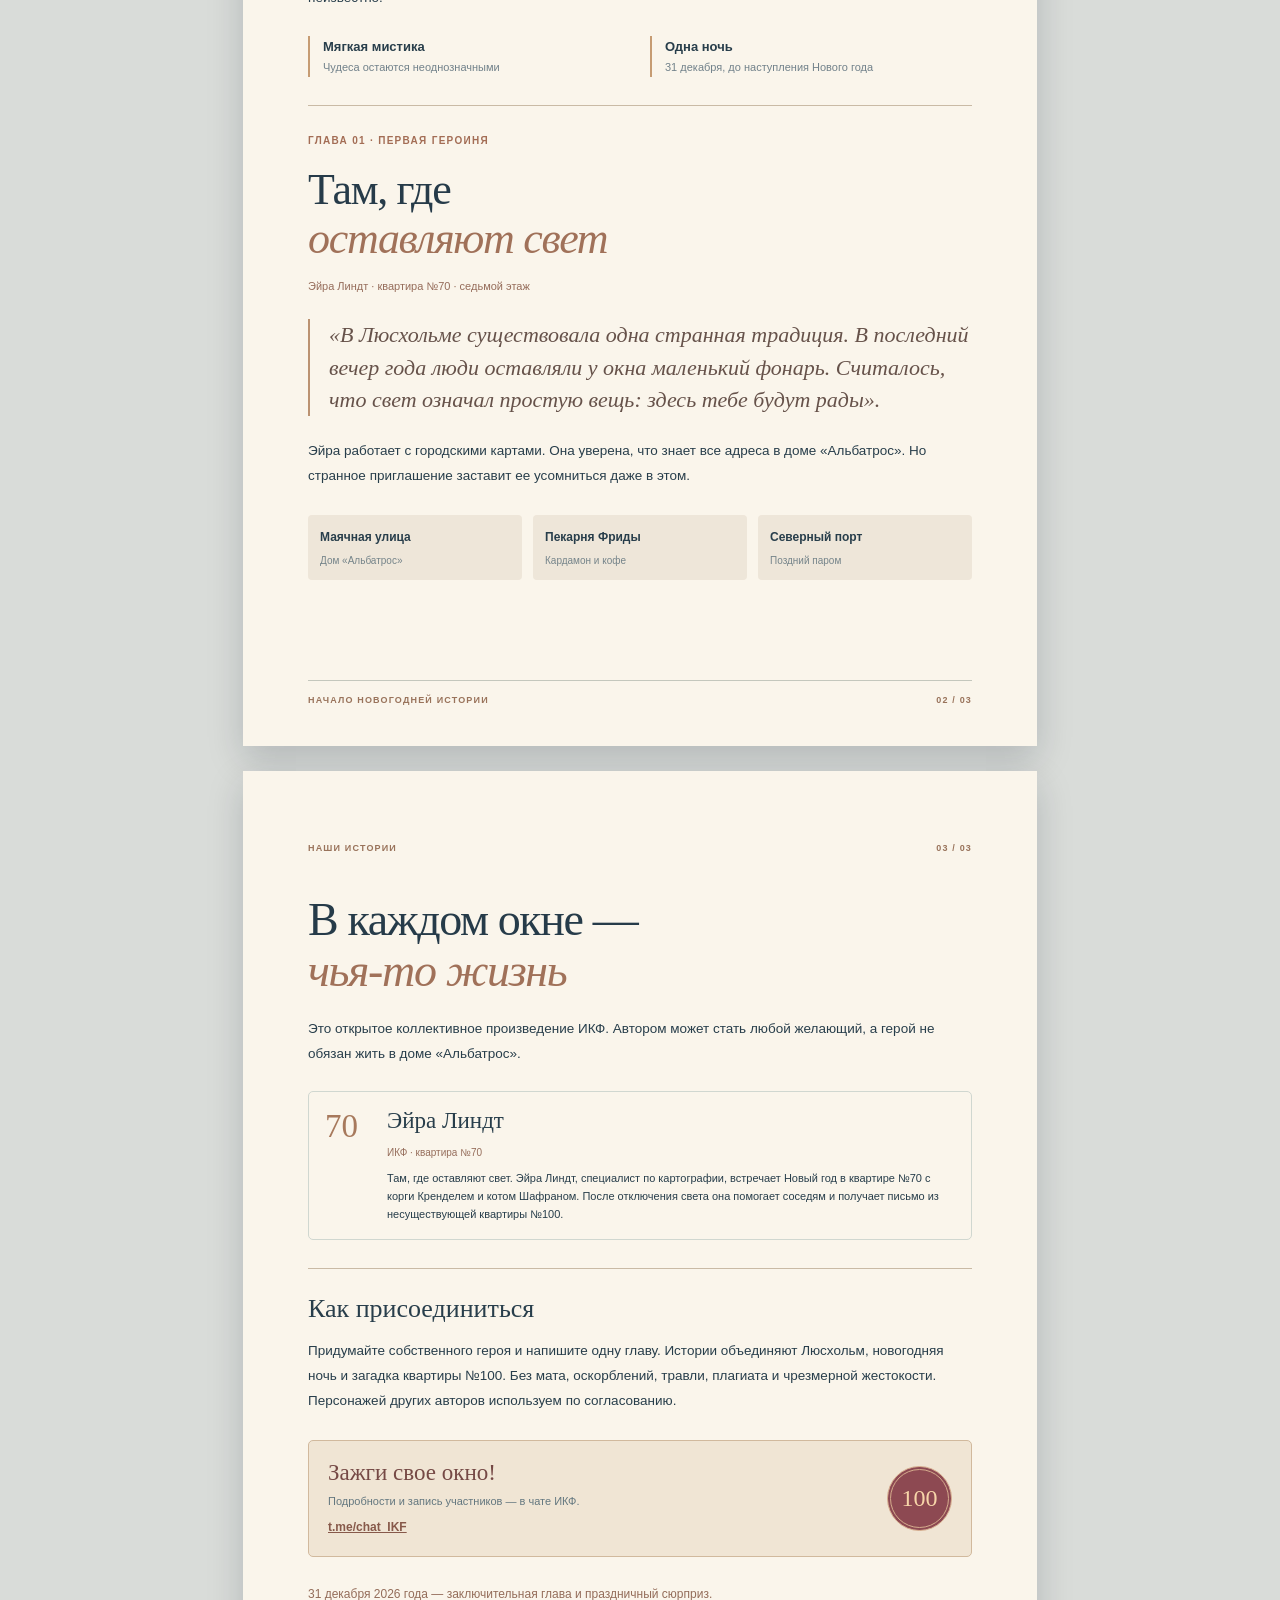
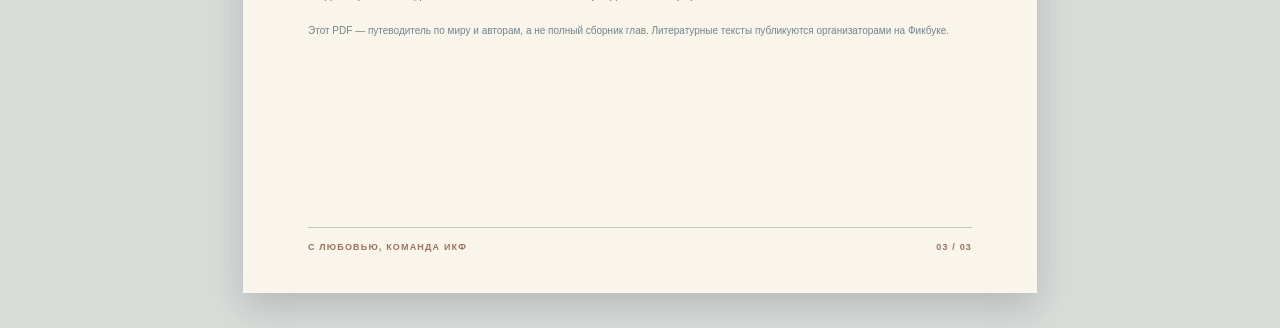
<file: print.html>
<!doctype html>
<html lang="ru">
<head>
<meta charset="utf-8"><meta name="viewport" content="width=device-width,initial-scale=1">
<meta name="theme-color" content="#f6f1e7">
<meta name="description" content="Печатный путеводитель по Люсхольму — миру новогоднего ориджинала ИКФ">
<title>Свет в сотом окне — печатный путеводитель · ИКФ</title>
<link rel="icon" href="assets/favicon.svg" type="image/svg+xml">
<link rel="stylesheet" href="assets/booklet.css?v=07">
<script src="assets/booklet.js?v=07" defer></script>
</head>
<body>
<header class="toolbar"><a href="./">← Вернуться в Люсхольм</a><span>Путеводитель · формат A4</span><button type="button" id="print-button">Сохранить в PDF / Печать</button></header>
<main class="booklet" aria-label="Путеводитель по Люсхольму">
<section class="paper cover">
  <div class="topline"><span>ИКФ · КОЛЛЕКТИВНЫЙ ОРИДЖИНАЛ</span><span>31 ДЕКАБРЯ 2026</span></div>
  <div class="cover-symbol" aria-hidden="true">◇</div>
  <p class="overline">Путеводитель по нашему зимнему миру</p>
  <h1>Свет<br>в <em>сотом</em> окне</h1>
  <p class="epigraph">У каждого своя история. Но свет один на всех.</p>
  <img src="assets/lussholm-skyline.svg" class="town-image" alt="Зимний Люсхольм с заснеженными домиками" width="1200" height="580">
  <div class="cover-bottom"><p>Небольшой северный город, где свет в окне означает: здесь тебе будут рады.</p><span class="stamp">ИКФ<br>2026</span></div>
  <div class="paper-footer"><span>СВЕТ В СОТОМ ОКНЕ</span><span>01 / 03</span></div>
</section>
<section class="paper lore">
  <div class="topline"><span>МИР ИСТОРИИ</span><span>02 / 03</span></div>
  <h2>Добро пожаловать<br>в <em>Люсхольм</em></h2>
  <p>Люсхольм — вымышленный североевропейский город у холодного залива. Здесь есть порт и вечерний паром, старые пекарни, заснеженные улицы и обычные жилые кварталы.</p>
  <p>31 декабря в доме «Альбатрос» на Маячной улице, 7, пропадает электричество. В девятиэтажном доме 99 квартир, но жильцы получают приглашения из квартиры №100. Откуда они взялись — пока неизвестно.</p>
  <div class="facts"><div><strong>Мягкая мистика</strong><small>Чудеса остаются неоднозначными</small></div><div><strong>Одна ночь</strong><small>31 декабря, до наступления Нового года</small></div></div>
  <hr>
  <p class="overline">Глава 01 · первая героиня</p>
  <h2 class="chapter-title">Там, где<br><em>оставляют свет</em></h2>
  <p class="character">Эйра Линдт · квартира №70 · седьмой этаж</p>
  <blockquote>«В Люсхольме существовала одна странная традиция. В последний вечер года люди оставляли у окна маленький фонарь. Считалось, что свет означал простую вещь: здесь тебе будут рады».</blockquote>
  <p>Эйра работает с городскими картами. Она уверена, что знает все адреса в доме «Альбатрос». Но странное приглашение заставит ее усомниться даже в этом.</p>
  <div class="locations"><div><strong>Маячная улица</strong><small>Дом «Альбатрос»</small></div><div><strong>Пекарня Фриды</strong><small>Кардамон и кофе</small></div><div><strong>Северный порт</strong><small>Поздний паром</small></div></div>
  <div class="paper-footer"><span>НАЧАЛО НОВОГОДНЕЙ ИСТОРИИ</span><span>02 / 03</span></div>
</section>
<section class="paper authors">
  <div class="topline"><span>НАШИ ИСТОРИИ</span><span>03 / 03</span></div>
  <h2>В каждом окне —<br><em>чья-то жизнь</em></h2>
  <p>Это открытое коллективное произведение ИКФ. Автором может стать любой желающий, а герой не обязан жить в доме «Альбатрос».</p>
  <div class="story-list" id="print-stories" aria-live="polite"><article><span class="story-number">70</span><div><h3>Эйра Линдт</h3><small>ИКФ · квартира №70</small><p>«Там, где оставляют свет» — первая история Люсхольма.</p></div></article></div>
  <hr>
  <h3>Как присоединиться</h3>
  <p>Придумайте собственного героя и напишите одну главу. Истории объединяют Люсхольм, новогодняя ночь и загадка квартиры №100. Без мата, оскорблений, травли, плагиата и чрезмерной жестокости. Персонажей других авторов используем по согласованию.</p>
  <div class="invitation"><div><strong>Зажги свое окно!</strong><small>Подробности и запись участников — в чате ИКФ.</small><a href="https://t.me/chat_IKF">t.me/chat_IKF</a></div><span>100</span></div>
  <p class="final-note">31 декабря 2026 года — заключительная глава и праздничный сюрприз.</p>
  <p class="disclaimer">Этот PDF — путеводитель по миру и авторам, а не полный сборник глав. Литературные тексты публикуются организаторами на Фикбуке.</p>
  <div class="paper-footer"><span>С ЛЮБОВЬЮ, КОМАНДА ИКФ</span><span>03 / 03</span></div>
</section>
</main>
</body>
</html>
</file>
<file: assets/styles.css>
:root{--night:#0f1d2e;--night2:#1a3140;--ivory:#f5eedf;--muted:#a7bac1;--gold:#ebc18a;--line:rgba(236,229,213,.16)}*{box-sizing:border-box}html{scroll-behavior:smooth}body{margin:0;min-width:320px;background:var(--night);color:var(--ivory);font:15px/1.75 Manrope,system-ui,sans-serif;overflow-x:hidden}a{color:inherit;text-decoration:none}button{font:inherit;cursor:pointer}a:focus-visible,button:focus-visible{outline:3px solid #ffdd9a;outline-offset:4px}.skip-link{position:absolute;left:10px;top:-100px;background:white;color:black;padding:12px;z-index:100}.skip-link:focus{top:10px}.container{width:min(1150px,calc(100% - 48px));margin:auto}.site-header{position:absolute;z-index:20;top:0;left:0;right:0;display:flex;align-items:center;justify-content:space-between;max-width:1330px;margin:auto;padding:26px 42px}.brand{display:flex;align-items:center;gap:12px}.brand-symbol{width:45px;height:45px;border:1px solid #c4aa87;border-radius:50%;display:grid;place-items:center;font-size:26px;color:var(--gold)}.brand strong,.brand small{display:block;line-height:1.45}.brand strong{font-size:14px;letter-spacing:.2em}.brand small{font-size:10px;color:var(--muted)}.nav{display:flex;gap:38px;font-size:12px}.nav a:hover,.header-link:hover{color:var(--gold)}.header-link{font-size:12px;color:var(--gold);border-bottom:1px solid #bb9465;padding-bottom:5px}.hero{min-height:810px;min-height:100svh;position:relative;overflow:hidden;background:radial-gradient(ellipse at 75% 45%,#2c4556 0,transparent 40%),radial-gradient(ellipse at 12% 85%,#1b384d 0,transparent 56%),linear-gradient(140deg,#0d192b,#1a3041)}.hero:after{content:"";position:absolute;bottom:0;height:150px;left:0;right:0;background:linear-gradient(transparent,var(--night));pointer-events:none}.hero-layout{padding-top:150px;min-height:760px;display:grid;grid-template-columns:1fr 1.07fr;gap:35px;align-items:center}.hero-copy{padding-bottom:100px;z-index:2}.eyebrow{display:inline-block;border:1px solid rgba(239,229,203,.25);border-radius:40px;padding:8px 17px;color:#d3dfdd;letter-spacing:.15em;font-size:10px;text-transform:uppercase;margin-bottom:34px}.kicker{color:var(--gold);font-size:10px;letter-spacing:.19em;text-transform:uppercase;font-weight:800;margin:0 0 14px}h1,h2,h3{font-family:"Cormorant Garamond",Georgia,serif;font-weight:500;letter-spacing:-.03em;line-height:.96;margin:0}h1{font-size:clamp(75px,8vw,125px);margin-bottom:32px}h1 em,h2 em{color:var(--gold);font-weight:500}h2{font-size:clamp(46px,5.7vw,76px);margin-bottom:25px}.lead{max-width:440px;color:#dce2e0;line-height:1.95;font-size:14px;margin-bottom:15px}.motto{color:var(--gold);font:italic 23px "Cormorant Garamond",Georgia,serif;margin:0 0 27px}.hero-actions,.light-actions,.dialog-actions{display:flex;gap:13px;align-items:center;flex-wrap:wrap}.btn{display:inline-flex;align-items:center;justify-content:center;border:1px solid rgba(255,225,182,.36);padding:12px 21px;min-height:47px;border-radius:3px;font-size:12px;font-weight:800;transition:background .2s,transform .2s,box-shadow .2s}.btn:hover{transform:translateY(-3px)}.primary{background:var(--gold);color:#192d3c;border-color:var(--gold)}.primary:hover{background:#ffe3b0;box-shadow:0 10px 28px rgba(230,187,126,.2)}.outline{background:transparent;color:var(--ivory)}.outline:hover{background:rgba(255,255,255,.1)}.scroll-cue{position:absolute;z-index:2;left:50%;bottom:26px;transform:translateX(-50%);font-size:10px;letter-spacing:.18em;text-transform:uppercase;color:#b4c3c8}
.scene{height:600px;position:relative;align-self:end;margin-bottom:65px;isolation:isolate}.scene:before{position:absolute;inset:12% 0;content:"";background:radial-gradient(ellipse at 50% 68%,rgba(241,177,88,.15),transparent 60%)}.moon{position:absolute;right:85px;top:15px;width:65px;height:65px;border-radius:50%;background:#fff0c8;box-shadow:0 0 55px 13px rgba(254,229,170,.22)}.aurora{position:absolute;top:52px;left:0;right:0;height:160px;background:linear-gradient(80deg,transparent,#74bba78c,transparent);filter:blur(45px);transform:rotate(-17deg);opacity:.2}.star-field{position:absolute;top:5%;left:13%;color:#f2e9d3;font-size:22px;letter-spacing:17px}.hill{position:absolute;bottom:42px;width:125%;left:-10%;height:240px;border-radius:65% 85% 0 0;z-index:-1}.hill-back{background:#294758;transform:rotate(-8deg)}.hill-front{bottom:0;height:127px;background:#c9dce1;transform:rotate(5deg);opacity:.7;z-index:2}.snowbank{position:absolute;z-index:5;bottom:0;left:-20%;width:140%;height:65px;border-radius:50% 50% 0 0;background:linear-gradient(#e0ecec,#b7cbd2)}.pine{width:0;height:0;position:absolute;border-left:39px solid transparent;border-right:39px solid transparent;border-bottom:135px solid #244b49;bottom:80px;z-index:3;filter:drop-shadow(1px 5px 2px #1a3036)}.pine:after{content:"";position:absolute;left:-32px;top:55px;border-left:32px solid transparent;border-right:32px solid transparent;border-bottom:90px solid #173b3b}.pine-a{left:-10px;transform:scale(1.5);transform-origin:bottom}.pine-b{left:48px;transform:scale(.8);transform-origin:bottom}.pine-c{right:-15px;transform:scale(1.75);transform-origin:bottom}.house{position:absolute;z-index:4;left:50%;bottom:45px;transform:translateX(-50%);width:min(520px,95%);filter:drop-shadow(10px 14px 18px #08182788)}.roof{height:29px;background:#d5e2e0;clip-path:polygon(0 100%,4% 10%,96% 10%,100% 100%)}.wall{position:relative;background:repeating-linear-gradient(0deg,transparent 0 19px,#172e3b11 20px 21px),linear-gradient(100deg,#52697b,#354c5c 55%,#415a6b);border:12px solid #344c5d;border-top:0;border-bottom:7px solid #273c4c;padding:18px 29px 49px;box-shadow:inset 7px 0 8px #1a314555,inset -7px 0 8px #1a314555}.house-label{text-align:center;color:#c9d8d6;font-size:8px;letter-spacing:.22em;white-space:nowrap;margin-bottom:12px}.windows{display:grid;grid-template-columns:repeat(11,minmax(0,1fr));gap:9px}.window{position:relative;min-width:0;aspect-ratio:.75;border:2px solid #1a3040;background:#172b38;border-radius:2px 2px 0 0;padding:0;transition:background .25s,transform .25s,box-shadow .25s}.window:before{content:"";position:absolute;width:2px;left:49%;height:100%;background:#273f4e9c;top:0}.window:after{content:"";position:absolute;height:2px;top:44%;left:0;right:0;background:#273f4e9c}.window.lit{background:linear-gradient(135deg,#fff0b3,#dfa063 80%);box-shadow:0 0 10px #f0ad6a88}.window.featured{background:linear-gradient(135deg,#fff8dc,#ffc476);box-shadow:0 0 17px 3px #ffd18b90}.window.user-lit{animation:lightup .6s ease-out}.window:hover,.window:focus-visible{transform:scale(1.25);z-index:5;border-color:#ffe5a5}.door{width:43px;height:42px;border:4px solid #213343;background:#1a2d40;position:absolute;bottom:0;left:50%;transform:translateX(-50%);border-radius:21px 21px 0 0;color:var(--gold);text-align:center;padding-top:6px}.scene-hint{position:absolute;z-index:6;right:5px;bottom:7px;background:#f5eddb;color:#273e4a;font-size:10px;font-weight:800;padding:8px 12px;border-radius:2px}@keyframes lightup{50%{transform:scale(1.28)}}.snowfall{pointer-events:none;position:fixed;z-index:30;inset:0;overflow:hidden}.flake{position:absolute;top:-10px;width:3px;height:3px;background:#fff;border-radius:50%;animation:fall linear infinite}@keyframes fall{to{transform:translate3d(var(--drift),110vh,0)}}
.section{padding:120px 0}.intro{background:linear-gradient(#101d2e,#172b3b)}.intro-layout{display:grid;grid-template-columns:180px 1fr;gap:80px;max-width:1010px}.intro-glyph{border:1px solid var(--line);height:162px;width:162px;display:flex;flex-direction:column;justify-content:center;align-items:center;font:62px Georgia,serif;color:var(--gold);transform:rotate(-7deg)}.intro-glyph small{font:9px/1.5 Manrope,sans-serif;letter-spacing:.2em;color:var(--muted);text-align:center}.columns{display:grid;grid-template-columns:1fr 1fr;gap:34px}.columns p{font-size:14px;color:#c1d0d2;line-height:2}.tags{display:flex;gap:10px;flex-wrap:wrap;margin-top:25px}.tags span{border:1px solid var(--line);color:#c2d1d1;padding:6px 13px;font-size:11px}.stories-section{background:#ebede7;color:#1d3443}.stories-section .kicker{color:#996a48}.stories-section h2 em{color:#af8456}.section-head{display:flex;justify-content:space-between;align-items:end;gap:40px;margin-bottom:42px}.section-head h2{margin:0}.section-head>p{font-size:13px;line-height:1.95;color:#697d86;max-width:335px}.story-grid{display:grid;grid-template-columns:repeat(3,minmax(0,1fr));gap:22px}.story-card{min-height:305px;padding:33px;background:#f8f7f2;border:1px solid #d4dcd7;position:relative;display:flex;flex-direction:column;transition:transform .2s,box-shadow .2s}.story-card:hover{transform:translateY(-5px);box-shadow:0 13px 26px #213d4a14}.story-card:after{content:"✳";font:170px Georgia,serif;color:#d9e1dc;position:absolute;bottom:-107px;right:-34px;opacity:.5;pointer-events:none}.story-card .story-top{display:flex;align-items:center;justify-content:space-between;margin-bottom:25px;gap:6px}.story-number{font:46px "Cormorant Garamond",serif;color:#b2895f}.story-type{font-size:9px;color:#70838c;letter-spacing:.08em;text-align:right}.story-card h3{font-size:43px;margin-bottom:16px}.story-card p{font-size:12px;line-height:1.9;color:#637881;position:relative;z-index:1}.story-author{font-size:11px;font-weight:800;margin-top:auto;color:#9a6b49;position:relative;z-index:1;padding-top:17px}.story-card.empty{background:#e5e9e4;border-style:dashed}.story-card.empty h3{font-style:italic;color:#637984}.story-note{color:#708086;border-top:1px solid #cfd9d5;padding-top:20px;margin:34px 0 0;font-size:12px}.light-section{background:linear-gradient(120deg,#142a3b,#1e3a43)}.light-layout{display:grid;grid-template-columns:.85fr 1fr;align-items:center;gap:120px}.glowing-orb{width:min(275px,100%);aspect-ratio:1;border-radius:50%;display:grid;place-items:center;justify-self:center;font-size:95px;color:#fff4d4;background:radial-gradient(circle at 40% 30%,#fffad3,#efbe77 30%,#c98b58 58%,transparent 71%);box-shadow:0 0 100px #e8b86f33;position:relative}.glowing-orb:after{content:"";position:absolute;inset:-37px;border:1px solid #efd6af66;border-radius:50%}.light-section p:not(.kicker){font-size:14px;color:#c2d0d3;line-height:2}.light-actions{margin:28px 0 8px}.light-actions span{font-size:11px;color:var(--gold)}.light-section small{font-size:10px;color:#a5b9bf}.mystery-section{background:#122233}.mystery-layout{display:grid;grid-template-columns:1fr 1fr;gap:110px;align-items:center}.mystery-layout p:not(.kicker):not(.sealed){font-size:14px;line-height:1.9;color:#c3d0d0}.envelope{width:min(390px,100%);height:265px;background:linear-gradient(145deg,#e8d8bc,#b6906a);position:relative;transform:rotate(-6deg);filter:drop-shadow(0 22px 25px #0005);border-radius:4px;margin:20px auto}.envelope:after{content:"";position:absolute;inset:0;background:linear-gradient(35deg,transparent 49%,#a47c5440 50%,transparent 51%),linear-gradient(-35deg,transparent 49%,#a47c5440 50%,transparent 51%)}.envelope-top{position:absolute;inset:0;background:linear-gradient(#f8eacf,#c6a889);clip-path:polygon(0 0,100% 0,50% 62%);z-index:2}.seal{position:absolute;z-index:3;left:50%;top:52%;transform:translate(-50%,-50%);width:70px;height:70px;background:#a1564c;color:#f8e6c7;display:grid;place-items:center;border:4px double #d8a5a0;border-radius:50%;font:32px "Cormorant Garamond",serif;box-shadow:0 4px 11px #4b211f55}.date{display:flex;align-items:center;gap:16px;padding:16px 0;border-block:1px solid var(--line);margin:30px 0 20px}.date>span{font-size:30px;color:var(--gold)}.date strong,.date small{display:block}.date strong{font-size:14px}.date small{font-size:11px;color:#adc0c5}.sealed{font-size:11px;color:var(--gold)}.join-section{text-align:center;background:radial-gradient(ellipse at 50% 8%,#9d784322,transparent 50%),linear-gradient(#142638,#0e1c2b)}.join-section .container{max-width:740px}.join-section h2{font-size:clamp(59px,7vw,91px)}.join-section p:not(.kicker){font-size:14px;line-height:2;color:#bfced0;max-width:600px;margin:0 auto 32px}.join-section small{display:block;color:#9ab0b6;margin-top:22px;font-size:10px}.stars{color:var(--gold);font-size:19px;margin-bottom:22px}footer{background:#0a1623;border-top:1px solid var(--line)}.footer{min-height:150px;display:flex;gap:25px;align-items:center;justify-content:space-between}.footer-brand{font-size:12px;font-weight:800;letter-spacing:.16em}.footer p{color:#92a6ae;font-size:11px;margin:0}.footer>div{display:flex;gap:24px;font-size:11px;color:var(--gold)}
.window-dialog{position:fixed;margin:auto;width:min(490px,calc(100vw - 30px));padding:42px;background:linear-gradient(145deg,#213b4d,#142738);border:1px solid #617373;color:var(--ivory);box-shadow:0 30px 70px #0008;border-radius:5px}.window-dialog::backdrop{background:#06101cd1;backdrop-filter:blur(5px)}.dialog-close{position:absolute;top:6px;right:12px;font-size:29px;border:0;background:none;color:white}.dialog-number{color:var(--gold);font-size:11px;text-transform:uppercase;letter-spacing:.2em;margin-bottom:16px}.window-dialog h2{font-size:50px}.window-dialog p{font-size:13px;color:#c4d1d2}.window-dialog .dialog-meta{color:var(--gold);font-size:11px}.dialog-actions{margin-top:27px}
@media(max-width:1000px){.nav{gap:20px}.scene{height:530px}.house{width:min(455px,97%)}.windows{gap:7px}.light-layout,.mystery-layout{gap:65px}}
@media(max-width:790px){.site-header{padding:19px 24px}.nav{display:none}.hero{min-height:unset}.hero-layout{display:block;padding-top:125px;min-height:unset}.hero-copy{padding-bottom:15px}.hero h1{font-size:clamp(75px,13vw,110px)}.scene{height:505px;width:min(560px,100%);margin:0 auto 68px}.scroll-cue{bottom:15px}.section{padding:85px 0}.intro-layout{display:block}.intro-glyph{height:115px;width:115px;font-size:37px;margin-bottom:28px}.intro-glyph small{font-size:8px}.story-grid{grid-template-columns:repeat(2,1fr)}.story-grid>:last-child{grid-column:span 2}.section-head{display:block}.section-head>p{max-width:550px;margin-top:23px}.light-layout,.mystery-layout{grid-template-columns:1fr;gap:60px}.glowing-orb{width:215px}.envelope{max-width:335px;height:230px}.footer{flex-wrap:wrap}}
@media(max-width:530px){.container{width:calc(100% - 34px)}.site-header{padding:14px 17px}.brand-symbol{height:39px;width:39px}.header-link{font-size:10px}.hero-layout{padding-top:110px}.eyebrow{margin-bottom:23px;font-size:9px}.hero h1{font-size:clamp(73px,16vw,95px);margin-bottom:22px}.lead{font-size:13px}.motto{font-size:20px}.hero-actions .btn{width:100%}.scene{height:400px;margin-bottom:42px}.moon{width:43px;height:43px;right:53px;top:0}.star-field{font-size:13px;letter-spacing:9px}.house{width:min(350px,98%);bottom:37px}.roof{height:22px}.wall{padding:14px 15px 42px;border-left-width:8px;border-right-width:8px}.house-label{font-size:6px;margin-bottom:9px}.windows{gap:5px}.pine-a{left:-26px;transform:scale(.75)}.pine-b{left:5px;transform:scale(.45)}.pine-c{right:-24px;transform:scale(.8)}.snowbank{height:48px}.scene-hint{font-size:9px;right:2px}.scroll-cue{display:none}.section{padding:75px 0}.columns{grid-template-columns:1fr;gap:0}h2{font-size:clamp(45px,11vw,61px)}.story-grid{grid-template-columns:1fr}.story-grid>:last-child{grid-column:auto}.story-card{min-height:260px}.glowing-orb{width:180px}.glowing-orb:after{inset:-23px}.light-actions .btn{width:100%}.envelope{max-width:275px;height:180px}.join-section h2{font-size:57px}.footer{display:block;padding:35px 0}.footer p{margin:18px 0}.window-dialog{padding:32px 24px}.window-dialog h2{font-size:43px}.dialog-actions .btn{width:100%}}
@media(prefers-reduced-motion:reduce){*,*:before,*:after{animation-duration:.01ms!important;animation-iteration-count:1!important;scroll-behavior:auto!important;transition-duration:.01ms!important}.snowfall{display:none}}

/* Second edition: true building floors, hero window, searchable stories, locations. */
.sr-only{position:absolute;left:-9999px;width:1px;height:1px;overflow:hidden}
.windows{display:flex;flex-direction:column;gap:9px;position:relative}
.floor-row{display:grid;grid-template-columns:repeat(11,minmax(0,1fr));gap:9px;position:relative}
.floor-row:before{content:attr(data-floor);position:absolute;left:-20px;top:50%;transform:translateY(-50%);color:#d7e2df;font:10px Manrope,system-ui,sans-serif;opacity:.82}
.window.eira-home{background:linear-gradient(135deg,#fff0b5,#db887c 73%,#a94f67);border:2px solid #c66a6c;box-shadow:0 0 5px #f18d7c,0 0 19px 6px #eb858caa}
.window.eira-home:hover,.window.eira-home:focus-visible{box-shadow:0 0 18px 9px #f2a6a5}
.scene-eira{position:absolute;z-index:7;left:9px;bottom:8px;color:#ffe2d2;background:#673241ec;border:1px solid #d98f8a;padding:7px 11px;border-radius:3px;font-size:9px}
.places-section{background:linear-gradient(115deg,#142635,#1b3443)}.places-grid{display:grid;grid-template-columns:repeat(3,minmax(0,1fr));gap:20px;margin-top:43px}.place-card{min-height:300px;padding:31px;display:flex;flex-direction:column;border:1px solid #a9b6b038;background:linear-gradient(143deg,#2d4857,#1b2c3b);position:relative;overflow:hidden}.place-card:nth-child(2){background:linear-gradient(143deg,#57463c,#253746)}.place-card:nth-child(3){background:linear-gradient(143deg,#29505c,#1d3040)}.place-card>span{font-size:10px;letter-spacing:.16em;color:var(--gold)}.place-icon{font:105px Georgia,serif;color:#dfc69d;text-shadow:0 0 45px #e4a86677;margin:auto 0;line-height:1}.place-card h3{font-size:39px;margin-bottom:10px}.place-card p{font-size:12px;color:#cbd9d8;line-height:1.9;margin:0}.places-note{font-size:11px;color:#a7babe;margin-top:25px}
.story-controls{display:flex;gap:12px;margin-bottom:11px}.story-controls input,.story-controls select{min-height:46px;background:#f8f7f2;border:1px solid #c5d0cd;color:#254150;border-radius:3px;padding:10px 14px;font:12px Manrope,system-ui,sans-serif}.story-controls input{flex:1;min-width:0}.story-controls select{width:min(230px,40%)}.story-count{font-size:11px;color:#72848b;margin:0 0 20px}.story-card{cursor:pointer}.story-card.empty{cursor:default}.no-results{grid-column:1/-1;color:#617681;padding:30px;border:1px dashed #a7b9b6;font-size:13px}
.dialog-stories{display:flex;flex-direction:column;gap:8px;margin:15px 0}.dialog-stories:empty{display:none}.dialog-stories button{width:100%;background:#274556;color:#f0e8d9;border:1px solid #bca58066;padding:11px 13px;cursor:pointer;text-align:left;font-size:12px}.dialog-stories button[aria-current=true]{color:var(--gold);border-color:var(--gold)}.dialog-stories button:hover{background:#355769}.share-notice{font-size:11px!important;color:var(--gold)!important;margin:12px 0 0}.share-notice:empty{display:none}.dialog-actions .btn{font-size:11px}
@media(max-width:1000px){.floor-row{gap:7px}.windows{gap:7px}}@media(max-width:800px){.places-grid{grid-template-columns:repeat(2,1fr)}.place-card:last-child{grid-column:span 2}.place-card{min-height:250px}}@media(max-width:530px){.floor-row{gap:5px}.windows{gap:5px}.floor-row:before{left:-13px;font-size:8px}.places-grid{grid-template-columns:1fr}.place-card:last-child{grid-column:auto}.place-card{min-height:245px}.scene-eira{left:3px;bottom:30px;font-size:8px;padding:5px 8px}.story-controls{flex-direction:column}.story-controls select{width:100%}.dialog-actions .btn{width:100%}}

/* Ensure native hidden state overrides display utilities. */
[hidden]{display:none!important}

/* v0.4: visually distinct edition, reliable navigation, reading excerpt, lightweight snow controls */
.edition-pill{display:inline-flex;align-items:center;padding:6px 11px;border:1px solid #d6b28a66;border-radius:50px;margin-left:10px;color:#f4d5a9;letter-spacing:.11em;font-size:9px;background:#a87e4a22;vertical-align:middle}
.snow-toggle{border:1px solid #bda47d80;background:#ffffff0d;color:#efcf9e;border-radius:30px;padding:7px 13px;font-size:12px;min-height:36px;transition:background .2s}
.snow-toggle:hover{background:#ffffff20}
.snow-toggle[aria-pressed=false]{opacity:.58}
.snowfall.snow-off{display:none}
.hero-extras{margin-top:25px;display:flex;flex-direction:column;gap:12px;max-width:440px}
.eira-quick{border:1px solid #cf7e7d88;border-left:3px solid #ec9d93;border-radius:3px;color:#f6dfd9;background:linear-gradient(100deg,#7b445244,transparent);padding:12px 16px;text-align:left;font-size:11px;transition:background .2s,transform .2s;display:flex;align-items:center;flex-wrap:wrap;gap:6px}
.eira-quick strong{color:#ffc3b4;letter-spacing:.04em}
.eira-quick:hover{background:#85495a88;transform:translateX(3px)}
.window-finder{display:flex;align-items:center;gap:8px;padding:8px 10px 8px 15px;border:1px solid #cad0c036;background:#101f2b77;border-radius:3px}
.window-finder label{font-size:11px;color:#d8e1da;margin-right:auto;white-space:nowrap}
.window-finder input{background:#f2e9d7;color:#1e3442;border:0;padding:8px 9px;font-size:13px;border-radius:2px;width:77px;min-width:0}
.window-finder button{color:#182f3c;background:#e7c392;border:0;border-radius:2px;height:37px;width:40px;font-size:22px;line-height:1}
.house-floor-guide{position:absolute;z-index:7;left:8px;bottom:40px;color:#cedadd;font-weight:700;font-size:10px;display:flex;flex-direction:column;align-items:center;background:#1a3247aa;border-radius:3px;padding:7px 8px}
.house-floor-guide span{color:#eac899}
.chapter-preview{background:radial-gradient(ellipse at 20% 50%,#66534730,transparent 46%),linear-gradient(120deg,#20394a,#142838)}
.chapter-layout{display:grid;grid-template-columns:190px 1fr;gap:75px;max-width:960px}
.chapter-index{color:#d8be91;display:flex;flex-direction:column;align-items:center;align-self:start}
.chapter-index>span{font:160px/.82 "Cormorant Garamond",Georgia,serif;letter-spacing:-.07em}
.chapter-index small{font-size:10px;letter-spacing:.14em;margin-top:19px}
.chapter-line{width:1px;height:155px;background:linear-gradient(#dfbd87,transparent);margin-top:30px}
.chapter-attribution{color:#e0b28a;font-size:12px;letter-spacing:.04em}
.chapter-main blockquote{font:italic clamp(24px,2.8vw,35px)/1.35 "Cormorant Garamond",Georgia,serif;color:#f7e7cf;margin:32px 0;border-left:2px solid #dfb17a;padding-left:27px;max-width:670px}
.chapter-excerpt{border-top:1px solid #b6beb12a;border-bottom:1px solid #b6beb12a;margin-top:30px;max-width:680px}
.chapter-excerpt summary{cursor:pointer;list-style:none;color:#efc593;font-size:12px;font-weight:700;display:flex;justify-content:space-between;align-items:center;padding:17px 4px}
.chapter-excerpt summary::-webkit-details-marker{display:none}
.chapter-excerpt[open] summary span{transform:rotate(45deg)}
.chapter-excerpt summary span{font-size:21px;transition:transform .2s}
.chapter-excerpt-body{padding:8px 7px 21px;color:#d3dbd9;font:18px/1.75 "Cormorant Garamond",Georgia,serif;max-width:630px}
.chapter-excerpt-body p{margin-bottom:15px}
.chapter-excerpt-body .chapter-finish{color:#e3b580;font:11px Manrope,system-ui,sans-serif;margin-top:28px}
.build-stamp{color:#e9c08b;font-size:10px;white-space:nowrap}
@media(max-width:1130px){.site-header{gap:12px}.nav{gap:16px}}
@media(max-width:900px){.nav a:nth-child(2){display:none}.chapter-layout{grid-template-columns:100px 1fr;gap:32px}.chapter-index>span{font-size:105px}.chapter-index small{font-size:8px}.chapter-line{height:110px}}
@media(max-width:800px){.chapter-layout{grid-template-columns:1fr;gap:16px}.chapter-index{flex-direction:row;gap:16px;align-items:center}.chapter-index>span{font-size:78px}.chapter-index small{margin:0}.chapter-line{display:none}}
@media(max-width:530px){.edition-pill{display:table;margin:11px 0 0}.snow-toggle{padding:5px 9px;font-size:10px}.snow-toggle span{display:none}.header-link{font-size:10px}.hero-extras{margin:22px 0}.house-floor-guide{display:none}.chapter-main blockquote{font-size:28px;padding-left:17px}.chapter-excerpt-body{font-size:18px}}

/* 0.4.1: do not offer to relight windows that are already illuminated. */
.light-already-lit{display:inline-flex;align-items:center;color:#ffe0a9;background:rgba(244,186,101,.12);border:1px solid rgba(244,186,101,.35);padding:10px 13px;font-size:12px;border-radius:4px;line-height:1.5;max-width:100%}
#light-random:disabled{opacity:.72;cursor:default;transform:none;box-shadow:none}

/* V0.5 original winter emblem and calmer layout */
.brand-emblem,.footer-mark{display:block;object-fit:contain;flex:none;border-radius:50%;filter:drop-shadow(0 3px 9px #e4bf8030)}
.brand-emblem{width:45px;height:45px}.footer-brand{display:flex;align-items:center;gap:12px;line-height:1.45}.footer-mark{width:34px;height:34px}
.intro-glyph.intro-emblem{width:170px;height:170px;aspect-ratio:1;border:0;transform:none;display:block;border-radius:50%;overflow:hidden}.intro-emblem img{display:block;width:100%;height:100%;object-fit:cover}
.symbol-panel{width:min(300px,100%);aspect-ratio:1;justify-self:center;display:grid;place-items:center;position:relative}
.symbol-panel:before{content:"";position:absolute;inset:-12%;border-radius:50%;border:1px solid #eac68b55}
.symbol-panel img{display:block;width:100%;height:100%;object-fit:contain;border-radius:50%;filter:drop-shadow(0 12px 24px #020b1a88)}
.join-divider{display:flex;align-items:center;justify-content:center;gap:15px;margin-bottom:28px}.join-divider span{width:56px;height:1px;background:linear-gradient(90deg,transparent,#e4c18a,transparent)}.join-divider i{width:10px;height:10px;border:1px solid #e4c18a;transform:rotate(45deg)}
.door:after{content:"";position:absolute;right:7px;top:22px;width:4px;height:4px;background:#e6c18e;border-radius:50%;box-shadow:0 0 7px #e6c18e}
.window-symbol{font:29px Georgia,serif}.hero{background:radial-gradient(ellipse at 74% 43%,#253e51 0,transparent 44%),linear-gradient(150deg,#0d192b,#192e41 72%,#142738)}.aurora{opacity:.09}
.scene:before{background:radial-gradient(ellipse at 50% 69%,#d5a35c1b,transparent 55%)}
.story-card:after{content:"";width:42px;height:62px;right:16px;bottom:12px;border:2px solid #a7bcb95c;border-radius:21px 21px 3px 3px;opacity:.55}.story-card:before{content:"";position:absolute;right:36px;bottom:13px;width:2px;height:60px;background:#a7bcb95c}.place-icon{font-size:88px;opacity:.67}
@media(max-width:800px){.intro-glyph.intro-emblem{width:115px;height:115px}.symbol-panel{width:210px}}@media(max-width:530px){.brand-emblem{width:39px;height:39px}.intro-glyph.intro-emblem{width:100px;height:100px}.symbol-panel{width:180px}.footer-mark{width:31px;height:31px}}
</file>
<file: assets/winter.css>
/* WINTER EDITORIAL · IKF v0.6 
 * Single organized visual language over legacy site styles.
 * No third-party imagery, no noisy decorative polygons.
 */
:root{
  --night:#0f1d2c;--dusk:#183047;--wine:#814653;--gold:#e5bc87;--butter:#fae4b0;
  --cream:#f1ede3;--paper:#f8f5ed;--ink:#213542;--steel:#bccbd0;
  --quiet:#a9b9bc;--stroke:rgba(238,227,203,.16);
}
*{box-sizing:border-box}
html{scroll-behavior:smooth;scroll-padding-top:88px}
body{background:var(--night);color:#f3eddf;font-family:Manrope,system-ui,sans-serif;font-size:14px;line-height:1.85;-webkit-font-smoothing:antialiased}
h1,h2,h3{font-family:"Cormorant Garamond",Georgia,serif;font-weight:600;letter-spacing:-.022em;line-height:1.04}
h2{font-size:clamp(47px,5.1vw,73px);margin-bottom:23px}
h2 em{color:#e7be85}
a,button{touch-action:manipulation}
a:focus-visible,button:focus-visible,input:focus-visible,select:focus-visible,summary:focus-visible{outline:3px solid #f5d69a;outline-offset:3px}
.container{width:min(1180px,calc(100% - 64px));margin-inline:auto}
.kicker{color:#ebc893;letter-spacing:.17em;font-size:10px;font-weight:800;text-transform:uppercase;margin:0 0 15px}
.section{padding:clamp(85px,9vw,135px) 0}
[hidden]{display:none!important}
.btn{border-radius:7px;min-height:49px;padding:12px 21px;line-height:1.3;font-size:12px;box-shadow:none;transform:none;transition:background .2s,color .2s,border-color .2s,transform .2s}
.btn:hover{transform:translateY(-2px)}
.btn.primary{background:linear-gradient(125deg,#f1d09a,#dfb27c);border:1px solid #edd0a0;color:#213442;box-shadow:0 9px 25px rgba(6,15,25,.13)}
.btn.primary:hover{background:#fae1b6}
.btn.outline{color:#f1e9d8;border:1px solid rgba(230,209,180,.4);background:rgba(22,39,54,.25)}
.btn.outline:hover{background:rgba(235,212,179,.11);border-color:#d7b88b}
.skip-link{z-index:120}
/* Top navigation */
.site-header{position:absolute;max-width:1400px;inset:0 0 auto;margin:auto;padding:24px 42px;display:flex;align-items:center;justify-content:space-between;gap:22px;z-index:60;backdrop-filter:none}
.brand{display:flex;align-items:center;gap:10px;min-width:160px}
.brand-emblem{width:48px;height:48px;object-fit:cover;border:1px solid #eac58d88;border-radius:50%;box-shadow:0 2px 20px rgba(0,0,0,.18);flex:none}
.brand strong{font-size:13px;letter-spacing:.18em;color:#fff4e4}
.brand small{font-size:10px;color:#c7cdd0}
.nav{display:flex;gap:25px;align-items:center;margin-left:auto}
.nav a{font-size:11px;color:#cdd5d6;white-space:nowrap}
.nav a:hover{color:#f4d4a1}
.header-link{display:inline-flex;align-items:center;flex:none;color:#e8c58f;font-size:11px;white-space:nowrap;padding:9px 0;border-bottom:1px solid #e8c58f66}
.snow-toggle{flex:none;display:flex;align-items:center;justify-content:center;gap:7px;padding:6px 12px;min-height:36px;border-radius:30px;background:#f1e7d40f;border:1px solid #d1b99677;color:#f2dfc1;font-size:11px}
.snow-toggle:hover{background:#ffffff1d}
/* Hero: true landscape with a foreground apartment block */
.hero{position:relative;isolation:isolate;min-height:760px;background:linear-gradient(125deg,#0c1828 0%,#1a3045 54%,#17283a 100%);overflow:hidden}
.hero:before{content:"";position:absolute;inset:0;z-index:-1;background:radial-gradient(ellipse at 78% 42%,#4a58613b,transparent 39%),radial-gradient(ellipse at 2% 80%,#39526742,transparent 43%)}
.hero:after{height:115px;background:linear-gradient(transparent,#101f30)}
.hero-layout{position:relative;z-index:1;display:grid;grid-template-columns:minmax(0,1fr) minmax(0,1.05fr);gap:44px;align-items:center;min-height:750px;padding-top:130px;padding-bottom:65px}
.hero-copy{max-width:525px;padding:12px 0 22px}
.eyebrow{display:inline-block;margin:0 0 22px;padding:7px 15px;border:1px solid #f1dcc13d;background:#f1dcc109;border-radius:30px;color:#e1e1d7;font-size:10px;letter-spacing:.07em;text-transform:none}
.edition-pill{display:inline-block;margin:0 0 20px 10px;border:0;background:none;padding:0;color:#d6b88e;font-size:9px;letter-spacing:.09em;vertical-align:baseline}
.hero .kicker{margin-bottom:16px;color:#dcb888}
.hero h1{font-size:clamp(76px,7.65vw,116px);line-height:.91;margin:0 0 30px;letter-spacing:-.038em;color:#fff6e9}
.hero h1 em{color:#eac38e;font-style:italic}
.lead{max-width:445px;font-size:14px;color:#d5dddc;line-height:1.9;margin-bottom:16px}
.motto{color:#edd2a8;font:italic 24px/1.2 "Cormorant Garamond",Georgia,serif;margin-bottom:26px}
.hero-actions{display:flex;gap:11px;flex-wrap:wrap}
.hero-extras{margin-top:24px;max-width:445px;gap:12px}
.eira-quick{display:flex;align-items:center;justify-content:flex-start;gap:8px;flex-wrap:wrap;width:100%;border-radius:6px;background:rgba(110,58,68,.33);color:#f9e8dd;border:1px solid #c6878066;border-left:3px solid #c7847e;padding:11px 15px;text-align:left;font-size:11px}
.eira-quick strong{color:#ffcab8}
.eira-quick:hover{background:rgba(136,68,80,.42)}
.window-finder{display:flex;align-items:center;gap:10px;max-width:100%;border:1px solid #dee4df33;border-radius:6px;background:rgba(6,20,32,.35);padding:8px 10px 8px 14px}
.window-finder label{font-size:11px;color:#d8e1df;margin-right:auto;white-space:nowrap}
.window-finder input{color:#213440;background:#e8e2d8;border:0;border-radius:4px;font:12px Manrope,system-ui,sans-serif;padding:8px;width:76px;min-width:0}
.window-finder button{background:#e8c18d;color:#213440;border:0;border-radius:4px;width:40px;height:36px;font-size:22px}
/* Quiet illustrated skyline replaces misaligned trees/hills */
.scene{position:relative;isolation:isolate;width:100%;height:575px;margin:0;align-self:center;background:linear-gradient(180deg,#273d5220,#1531424a);border-radius:45% 45% 0 0;overflow:visible}
.scene:before{z-index:-1;content:"";position:absolute;inset:15% 0 0;background:radial-gradient(ellipse at 50% 65%,rgba(245,184,105,.13),transparent 65%)}
.village-backdrop{position:absolute;z-index:0;inset:auto -8% 18px;height:65%;background:url("lussholm-skyline.svg") center bottom/100% 100% no-repeat;opacity:.62;pointer-events:none}
.scene .moon{position:absolute;z-index:0;right:16%;top:12%;width:57px;height:57px;background:#faf0d6;border-radius:50%;box-shadow:0 0 54px 12px rgba(246,221,165,.15)}
.scene .hill,.scene .pine,.scene .aurora,.house-floor-guide,.star-field{display:none!important}
.scene .snowbank{position:absolute;z-index:4;bottom:11px;left:0;width:100%;height:26px;border-radius:50%;background:linear-gradient(#e4eeea,#bfd3d5);opacity:.78}
.house{position:absolute;z-index:5;width:min(462px,91%);left:50%;bottom:31px;transform:translateX(-50%);filter:drop-shadow(0 15px 17px rgba(4,19,32,.33))}
.house .roof{position:relative;height:23px;background:#cbd8d8;clip-path:polygon(0 100%,4% 18%,96% 18%,100% 100%);border:0}
.house .roof-snow{position:absolute;left:0;right:0;top:0;height:9px;background:#f6f3e8}
.house .wall{position:relative;padding:20px 26px 47px;border:9px solid #2d4658;border-top:0;border-bottom:8px solid #243b4b;background:repeating-linear-gradient(0deg,transparent 0 28px,#172b370d 28px 29px),linear-gradient(108deg,#576b7b,#3a5365 51%,#475e70);box-shadow:inset 7px 0 8px #21374a55,inset -7px 0 8px #21374a66}
.house .house-label{margin:0 0 13px;color:#f4e3c6;font-size:8px;letter-spacing:.16em;white-space:nowrap;text-align:center}
.windows{display:flex;flex-direction:column;gap:7px}
.floor-row{display:grid;grid-template-columns:repeat(11,minmax(0,1fr));gap:7px;position:relative}
.floor-row:before{content:attr(data-floor);position:absolute;top:50%;transform:translateY(-50%);left:-19px;color:#d1ddd9;font:10px Manrope,system-ui,sans-serif;opacity:.78}
.window{appearance:none;display:block;aspect-ratio:.82;min-width:0;position:relative;margin:0;padding:0;border:2px solid #253e4f;border-radius:3px 3px 1px 1px;background:linear-gradient(135deg,#203747,#112634);cursor:pointer;transition:background .22s,box-shadow .22s,transform .22s}
.window:before,.window:after{content:"";position:absolute;pointer-events:none;background:#28414e99}
.window:before{width:2px;left:48%;top:0;bottom:0}
.window:after{height:2px;top:46%;left:0;right:0}
.window.lit{background:linear-gradient(125deg,#ffecad,#e5ab69 76%,#bf7c52);box-shadow:inset 0 0 6px #fff0b2,0 0 7px #edbb7a55}
.window.featured:not(.eira-home){box-shadow:0 0 14px #ffe1a088, inset 0 0 6px #fff1c4}
.window.eira-home{border-color:#e8a397;background:linear-gradient(145deg,#ffe3bb,#df9387 64%,#aa5163);box-shadow:0 0 7px 2px #d56b77aa,0 0 19px 4px #d98b7899}
.window:hover,.window:focus-visible{transform:scale(1.24);z-index:8;border-color:#ffe4b6}
.window:disabled{cursor:default}
.house .door{position:absolute;left:50%;bottom:0;transform:translateX(-50%);width:39px;height:40px;border:4px solid #263a47;border-bottom:0;border-radius:18px 18px 0 0;background:radial-gradient(ellipse at 50% 20%,#9f784e99,#233746 65%)}
.house .door:after{right:6px;top:22px;width:4px;height:4px;background:#ebd1a7}
.festive-door{position:absolute;left:50%;transform:translateX(-50%);bottom:40px;width:29px;height:29px;border-radius:50%;border:7px dotted #476f5b;box-shadow:0 0 0 2px #244b45;z-index:2}
.festive-door span{position:absolute;left:7px;top:19px;width:10px;height:6px;background:#a64d58;border-radius:5px}
.scene-hint,.scene-eira{position:absolute;z-index:7;bottom:2px;font-size:9px;border-radius:4px;line-height:1.4;padding:8px 10px;white-space:nowrap}
.scene-hint{right:0;background:#f5ecd9;color:#1e3541}
.scene-eira{left:0;background:#593340;color:#ffe1d4;border:1px solid #b97f78}
.scroll-cue{z-index:5;bottom:17px;color:#adc3c5;letter-spacing:.16em}
/* Low-motion snowfall. Only decorative layer, never intercepts clicks. */
.snowfall{pointer-events:none;position:fixed;inset:0;z-index:80;opacity:.72}
.flake{background:#f0f4f0;width:2px;height:2px;box-shadow:0 0 3px rgba(255,255,255,.14);animation-name:fall;animation-timing-function:linear;animation-iteration-count:infinite}
.snowfall.snow-off{display:none}
/* Intro as winter postcard; no giant repeated mascot */
.intro{background:#172b3b}
.intro-layout{display:grid;grid-template-columns:240px minmax(0,1fr);gap:clamp(44px,6vw,90px);align-items:center;max-width:1090px}
.intro-postcard{width:215px;min-height:300px;position:relative;display:flex;align-items:center;flex-direction:column;padding:18px;background:#e6e0d4;border:8px solid #f8f1e5;box-shadow:0 25px 45px #08131c77;transform:rotate(-4deg);color:#3f5360}
.postcard-postmark{font-size:9px;letter-spacing:.13em;color:#8d6a56}
.postcard-window{width:142px;height:176px;border-radius:75px 75px 6px 6px;border:12px solid #5d6370;margin:15px auto 20px;background:radial-gradient(circle at 50% 73%,#ffd7a0,#e79c67 35%,#496275 75%,#293e57);position:relative;box-shadow:0 0 20px #d6a47360}
.postcard-window:before{content:"";position:absolute;width:8px;height:100%;top:0;left:49%;background:#685f64}
.postcard-window:after{content:"";position:absolute;left:0;right:0;top:50%;height:8px;background:#685f64}
.candle{position:absolute;bottom:23px;left:calc(50% - 8px);width:16px;height:40px;background:#f9edd3;border-radius:3px;box-shadow:0 0 10px #ffd49c}
.candle:after{content:"";position:absolute;left:5px;top:-18px;width:7px;height:17px;border-radius:60% 60% 50% 50%;background:#fff3af;box-shadow:0 0 15px 5px #ffeab080}
.postcard-copy{font:italic 24px/1.05 "Cormorant Garamond",Georgia,serif;text-align:center;color:#4c5660}
.intro .columns{display:grid;grid-template-columns:1fr 1fr;gap:36px}
.intro .columns p{font-size:13px;color:#cfdbd8;line-height:1.95;margin:0}
.intro h2{color:#f6e9d9}
.tags{margin-top:30px;gap:9px}
.tags span{border:1px solid #d9d1bb44;padding:6px 11px;color:#cfdad6;font-size:10px;border-radius:20px}
/* Chapter as a tasteful paper spread */
.chapter-preview{background:linear-gradient(145deg,#f4efe4,#eae3d5);color:#2a3a43}
.chapter-layout{display:grid;grid-template-columns:155px minmax(0,1fr);gap:64px;max-width:980px}
.chapter-index{display:flex;flex-direction:column;align-items:center;color:#b17d63}
.chapter-index>span{font:150px/.9 "Cormorant Garamond",Georgia,serif}
.chapter-index small{color:#8d6a57;font-size:10px;letter-spacing:.14em}
.chapter-line{height:145px;width:1px;background:linear-gradient(#bd9d7f,transparent);margin-top:27px}
.chapter-preview .kicker{color:#9c634e}
.chapter-preview h2{color:#243644}
.chapter-preview h2 em{color:#96665b}
.chapter-attribution{font-size:11px;font-weight:700;color:#8d6959}
.chapter-main blockquote{max-width:680px;font:italic clamp(24px,3vw,35px)/1.33 "Cormorant Garamond",Georgia,serif;padding-left:23px;margin:30px 0;border-left:2px solid #b78769;color:#57453e}
.chapter-excerpt{border-top:1px solid #a5947d66;border-bottom:1px solid #a5947d66;max-width:690px;margin-top:28px}
.chapter-excerpt summary{color:#855a4e;font-size:12px;font-weight:800;padding:17px 3px;cursor:pointer}
.chapter-excerpt-body{color:#3c474b;max-width:650px;font:20px/1.72 "Cormorant Garamond",Georgia,serif;padding:9px 0 22px}
.chapter-excerpt-body .chapter-finish{color:#946651;font:11px Manrope,system-ui,sans-serif}
/* Place cards: actual cohesive miniature illustrations */
.places-section{background:#112536}
.places-grid{display:grid;grid-template-columns:repeat(3,minmax(0,1fr));gap:22px;margin-top:36px}
.place-card,.place-card:nth-child(2),.place-card:nth-child(3){display:flex;flex-direction:column;min-height:0;padding:0;overflow:hidden;border:1px solid #c8d9d42b;border-radius:10px;background:#1b3243}
.place-cover{display:block;width:100%;height:auto;aspect-ratio:420/220;object-fit:cover;border-bottom:1px solid #cbd7cf25}
.place-body{flex:1;display:flex;flex-direction:column;gap:8px;padding:25px 25px 29px}
.place-index{font-size:10px;color:#e5bc87;letter-spacing:.13em}
.place-card h3{font-size:37px;color:#f6e9d9;margin:0}
.place-card p{font-size:12px;line-height:1.8;color:#bdcbd0;margin:0}
.places-note{color:#b4c5c6;font-size:11px;margin:24px 0 0}
.place-icon{display:none!important}
/* Stories: soft paper, restrained ornamentation */
.stories-section{background:#f0eee7;color:#283e49}
.stories-section .kicker{color:#976b51}
.stories-section h2 em{color:#9a655c}
.stories-section .section-head{display:flex;align-items:end;justify-content:space-between;gap:50px;margin-bottom:35px}
.stories-section .section-head>p{max-width:340px;font-size:12px;line-height:1.9;color:#657a80;margin-bottom:4px}
.story-controls{display:flex;gap:12px;margin-bottom:12px}
.story-controls input,.story-controls select{color:#294454;background:#fbfaf6;border:1px solid #c9d2d1;border-radius:6px;min-height:46px;font:12px Manrope,system-ui,sans-serif;padding:11px 14px}
.story-controls input{flex:1;min-width:0}
.story-controls select{width:min(235px,40%)}
.story-count{color:#657a80;font-size:11px;margin-bottom:19px}
.story-grid{display:grid;grid-template-columns:repeat(3,minmax(0,1fr));gap:20px}
.story-card{position:relative;display:flex;flex-direction:column;min-height:255px;border:1px solid #d5dbd6;background:#fffdf8;border-radius:9px;padding:26px;box-shadow:0 8px 24px rgba(31,52,64,.035);transition:transform .22s,box-shadow .22s}
.story-card:hover{transform:translateY(-3px);box-shadow:0 15px 28px rgba(31,52,64,.09)}
.story-card:after{content:"";position:absolute;right:16px;bottom:15px;width:26px;height:39px;border:1.5px solid #adc2bd6e;border-radius:14px 14px 2px 2px;opacity:.6}
.story-card:before{content:"";position:absolute;right:29px;bottom:16px;width:1px;height:38px;background:#adc2bd6e}
.story-top{display:flex;align-items:center;justify-content:space-between;gap:10px;margin-bottom:25px}
.story-number{font:47px/.9 "Cormorant Garamond",Georgia,serif;color:#ad7b5c}
.story-type{font-size:9px;color:#778c90;line-height:1.4;text-align:right}
.story-card h3{font-size:40px;margin-bottom:14px;color:#2a4049}
.story-card p{font-size:12px;color:#647980;line-height:1.85;position:relative;z-index:1}
.story-author{margin-top:auto;position:relative;z-index:1;padding-top:18px;font-size:11px;font-weight:800;color:#9b6855}
.story-card.empty{background:#e4e9e5;border:1px dashed #a8b9b6}
.story-card.empty h3{color:#536d74}
.story-note{border-top:1px solid #d1d9d5;margin-top:35px;padding-top:22px;color:#647a7f;font-size:12px}
.no-results{grid-column:1/-1;color:#596f76;border:1px dashed #b1c2bd;padding:30px}
/* Candle in the window, rather than mascot repeated again */
.light-section{background:linear-gradient(118deg,#1b3543,#213d43);color:#f8efe2}
.light-layout{display:grid;grid-template-columns:minmax(0,.82fr) minmax(0,1.18fr);gap:clamp(65px,8vw,125px);align-items:center}
.light-section p:not(.kicker){font-size:14px;line-height:1.95;color:#cedbd5}
.light-section small{color:#b0c4c4;font-size:10px}
.kindness-illustration{position:relative;display:flex;align-items:center;flex-direction:column;margin:auto;padding:36px 20px;max-width:320px;min-height:335px;width:100%;background:radial-gradient(ellipse at 50% 50%,#e9be8050,transparent 70%)}
.kindness-frame{height:240px;width:174px;border:13px solid #d6ad7c;border-radius:91px 91px 3px 3px;position:relative;background:linear-gradient(160deg,#32495e,#f9c783 70%,#cb8458);box-shadow:0 0 50px 10px #e8aa6150,inset 0 0 30px #efcb8f7a}
.kindness-glass{position:absolute;inset:0;overflow:hidden;border-radius:80px 80px 1px 1px}
.kindness-glass:before{content:"";position:absolute;left:50%;top:0;bottom:0;width:8px;transform:translateX(-50%);background:#8b6957}
.kindness-glass:after{content:"";position:absolute;left:0;right:0;top:54%;height:8px;background:#8b6957}
.kindness-candle{position:absolute;left:calc(50% - 11px);bottom:29px;width:22px;height:58px;border-radius:4px;background:#f9edda;box-shadow:0 0 12px #ffe9b4}
.kindness-candle:before{content:"";position:absolute;top:-24px;left:7px;height:22px;width:9px;background:#fff6b0;border-radius:70% 70% 45% 45%;box-shadow:0 0 22px 9px #ffe6a17a}
.kindness-sill{position:absolute;left:-33px;right:-33px;bottom:-18px;height:19px;border-radius:3px;background:#e5d8c2;box-shadow:0 8px 0 #adb7b1}
.kindness-caption{font:italic 24px "Cormorant Garamond",Georgia,serif;margin-top:41px;color:#f0cf9f}
.light-actions{display:flex;align-items:center;flex-wrap:wrap;gap:16px;margin:28px 0 11px}
#light-status{color:#eacb9b;font-size:11px}
#light-random:disabled{opacity:.65;cursor:default;transform:none}
/* Mystery: not garish */
.mystery-section{background:#152536}
.mystery-layout{display:grid;grid-template-columns:minmax(0,.95fr) minmax(0,1.05fr);gap:clamp(60px,7vw,110px);align-items:center}
.mystery-layout p:not(.kicker):not(.sealed){color:#c7d6d4;font-size:13px;line-height:1.9}
.envelope{width:min(380px,100%);height:252px;max-width:100%;margin:20px auto;background:linear-gradient(142deg,#f0ddbc,#bca181);border-radius:4px;transform:rotate(-4deg);box-shadow:0 18px 42px #06142091}
.envelope:after{opacity:.8}
.envelope-top{background:linear-gradient(#f8ead0,#c6a687)}
.seal{background:#89434b;color:#f4dab1;border:4px double #d6b193}
.date{border-top:1px solid var(--stroke);border-bottom:1px solid var(--stroke);display:flex;gap:17px;align-items:center;margin:28px 0 20px;padding:17px 0}
.date span{color:#e7c38f}.date strong{font-size:13px}.date small{display:block;color:#bacacc;font-size:11px}
.sealed{color:#e7c18b;font-size:11px;margin:0}
/* Gentle invitation */
.join-section{background:linear-gradient(150deg,#1a3441,#102333);text-align:center}
.join-section .container{max-width:800px}
.join-divider{margin-bottom:30px}
.join-section h2{font-size:clamp(56px,7vw,87px)}
.join-section p:not(.kicker){max-width:560px;color:#cbdad7;font-size:14px;line-height:1.95;margin:0 auto 29px}
.join-section small{display:block;margin-top:22px;font-size:10px;color:#abbfc0}
footer{background:#0b1927;border-top:1px solid #d7c5a133}
.footer{display:flex;gap:24px;align-items:center;justify-content:space-between;padding:34px 0;min-height:120px}
.footer-brand{display:flex;align-items:center;gap:13px;font-size:11px;letter-spacing:.14em;line-height:1.4}
.footer-mark{width:37px;height:37px;flex:none;border-radius:50%}
.footer p{font-size:10px;color:#9db1b8;line-height:1.7;margin:0}
.footer>div{display:flex;gap:23px;color:#edc796;font-size:11px}
.build-stamp{font-size:10px;color:#d7b688}
/* Accessible window details */
.window-dialog{width:min(500px,calc(100vw - 32px));max-height:min(86vh,760px);overflow-y:auto;background:linear-gradient(145deg,#263c4a,#142637);border:1px solid #c7a87d66;border-radius:10px;color:#f5eee0;box-shadow:0 25px 75px #06131ea9;padding:37px}
.window-dialog::backdrop{background:rgba(5,16,29,.79);backdrop-filter:blur(5px)}
.dialog-close{position:absolute;right:13px;top:8px;width:40px;height:40px;border:0;background:none;color:#f4ead7;font-size:27px}
.dialog-number{color:#e8bf89;font-size:10px;letter-spacing:.11em;text-transform:uppercase;margin-bottom:14px}
.window-dialog h2{font-size:46px;margin-bottom:18px}
.window-dialog p{color:#d0dbd7;font-size:13px;line-height:1.85}
.window-dialog .dialog-meta{color:#e8c396;font-size:11px}
.dialog-actions{display:flex;align-items:center;flex-wrap:wrap;gap:10px;margin-top:23px}
.dialog-actions .btn{font-size:11px}
.dialog-stories button{background:#273f4c;color:#f4ead8;border:1px solid #c4ac845c;padding:11px;border-radius:5px}
.dialog-stories button:hover{background:#344e5c}
.light-already-lit{display:inline-flex;padding:10px 13px;color:#edcc99;background:#e5bf8120;border:1px solid #e5bf8166;font-size:11px;border-radius:5px}
.share-notice{color:#e6c18d!important;font-size:11px!important}
@media(max-width:1160px){
 .nav{gap:14px}.nav a{font-size:10px}
 .site-header{gap:15px;padding:23px 28px}
 .hero-layout{gap:20px}
}
@media(max-width:1000px){
 .nav{display:none}
 .site-header{justify-content:flex-start}
 .header-link{margin-left:auto}
 .hero-layout{grid-template-columns:minmax(0,.95fr) minmax(0,1.05fr)}
 .hero h1{font-size:clamp(70px,8vw,98px)}
 .scene{height:550px}
 .house{width:min(425px,94%)}
 .floor-row{gap:6px}.windows{gap:6px}
 .intro-layout{grid-template-columns:205px minmax(0,1fr);gap:40px}
 .intro .columns{gap:20px}
}
@media(max-width:800px){
 .container{width:min(560px,calc(100% - 40px))}
 .hero{min-height:0}
 .hero-layout{display:flex;flex-direction:column;gap:0;align-items:stretch;padding-top:125px;padding-bottom:70px;min-height:0}
 .hero-copy{max-width:100%;padding-bottom:26px}
 .hero h1{font-size:clamp(78px,13vw,110px)}
 .scene{width:min(540px,100%);height:540px;margin:0 auto}
 .house{width:min(435px,92%)}
 .scroll-cue{display:none}
 .intro-layout,.chapter-layout,.light-layout,.mystery-layout{grid-template-columns:1fr;gap:45px}
 .intro-postcard{width:185px;min-height:270px;margin-inline:auto}
 .postcard-window{width:127px;height:156px}
 .intro .columns{grid-template-columns:1fr 1fr}
 .chapter-index{flex-direction:row;align-items:center;gap:17px}
 .chapter-index>span{font-size:85px}
 .chapter-index small{margin:0}
 .chapter-line{display:none}
 .places-grid{grid-template-columns:repeat(2,minmax(0,1fr))}
 .place-card:last-child{grid-column:span 2}
 .stories-section .section-head{flex-direction:column;align-items:start;gap:14px}
 .stories-section .section-head>p{max-width:100%}
 .story-grid{grid-template-columns:repeat(2,minmax(0,1fr))}
 .story-grid>:last-child{grid-column:span 2}
 .kindness-illustration{max-width:290px}
 .mystery-layout .envelope{order:0}
 .footer{flex-wrap:wrap}
}
@media(max-width:560px){
 html{scroll-padding-top:70px}
 .container{width:calc(100% - 34px)}
 .section{padding:78px 0}
 h2{font-size:clamp(46px,12vw,61px)}
 .site-header{padding:15px 17px;gap:9px}
 .brand{gap:8px;min-width:0}
 .brand-emblem{width:39px;height:39px}
 .brand strong{font-size:12px}.brand small{font-size:9px}
 .header-link{font-size:10px;white-space:nowrap}
 .snow-toggle{min-width:35px;width:35px;height:35px;padding:0;flex:none}
 .snow-toggle span{display:none}
 .hero-layout{padding-top:104px;padding-bottom:68px}
 .eyebrow{font-size:9px;margin:0 0 10px}
 .edition-pill{display:table;margin:0 0 23px;font-size:9px}
 .hero .kicker{font-size:9px}
 .hero h1{font-size:clamp(70px,15.6vw,96px);line-height:.94;margin-bottom:25px}
 .lead{font-size:13px}
 .motto{font-size:21px;margin-bottom:24px}
 .hero-actions{display:grid;grid-template-columns:1fr;gap:10px}
 .hero-actions .btn{width:100%}
 .hero-extras{margin-top:20px}
 .eira-quick{font-size:10px}
 .scene{width:100%;height:433px;margin-top:13px}
 .moon{width:40px!important;height:40px!important;top:8%!important}
 .village-backdrop{inset:auto -4% 20px;height:57%;opacity:.55}
 .house{width:min(345px,95%);bottom:29px}
 .house .roof{height:17px}
 .house .wall{padding:12px 14px 41px;border-left-width:7px;border-right-width:7px;border-bottom-width:7px}
 .house .house-label{font-size:6px;letter-spacing:.08em;margin-bottom:8px}
 .windows{gap:5px}.floor-row{gap:5px}.floor-row:before{left:-12px;font-size:8px}
 .window{border-width:1.5px;border-radius:2px}
 .window:before{width:1.5px}.window:after{height:1.5px}
 .scene .snowbank{height:20px;bottom:5px}
 .scene-hint,.scene-eira{bottom:3px;font-size:8px;padding:7px 8px}
 .intro .columns{grid-template-columns:1fr;gap:15px}
 .intro-postcard{transform:rotate(-2deg);margin-bottom:5px}
 .chapter-main blockquote{font-size:27px}
 .chapter-excerpt-body{font-size:19px}
 .places-grid{grid-template-columns:1fr;gap:17px}
 .place-card:last-child{grid-column:auto}
 .place-body{padding:22px}
 .place-card h3{font-size:35px}
 .story-controls{flex-direction:column}
 .story-controls select{width:100%}
 .story-grid{grid-template-columns:1fr;gap:15px}
 .story-grid>:last-child{grid-column:auto}
 .story-card{min-height:240px;padding:23px}
 .story-card h3{font-size:37px}
 .kindness-illustration{margin-bottom:8px}
 .mystery-layout{gap:40px}
 .envelope{width:min(295px,95%);height:196px}
 .join-section h2{font-size:clamp(54px,14vw,74px)}
 .footer{display:flex;flex-direction:column;align-items:flex-start;gap:17px}
 .footer p{margin:0}
 .window-dialog{padding:30px 24px}
 .window-dialog h2{font-size:43px}
 .dialog-actions .btn{width:100%}
}
@media(max-width:350px){
 .brand small{display:none}
 .site-header{gap:7px}
 .header-link{font-size:9px}
 .scene{height:367px}
 .house{width:96%;bottom:28px}
 .house .wall{padding:10px 11px 39px}
 .windows,.floor-row{gap:4px}
 .scene-eira,.scene-hint{font-size:7.2px;padding:6px}
 .hero h1{font-size:67px}
}
@media(prefers-reduced-motion:reduce){
 *,*:before,*:after{scroll-behavior:auto!important;transition:none!important;animation:none!important}
 .snowfall{display:none!important}
}

/* 0.7: no giant oval in Safari full-page capture; an unobtrusive printable guide link */
.booklet-link{display:inline-flex;align-items:center;gap:16px;margin-top:18px;padding:10px 0;border-bottom:1px solid #a4775d;color:#8e6050;font-size:12px;font-weight:700;line-height:1.5}
.booklet-link:hover{color:#9c4e42;border-bottom-color:#9c4e42}
.hero .scene{border-radius:0;background:transparent}
.footer>div{flex-wrap:wrap;row-gap:9px}
@media(max-width:560px){.booklet-link{font-size:11px}}
</file>
<file: assets/explore.css>
/* v0.8 · restrained, accessible city discovery and character desk */
.place-open{border:0;border-bottom:1px solid #e7c48b88;background:transparent;color:#f4d19c;cursor:pointer;margin-top:14px;padding:8px 0;align-self:flex-start;display:inline-flex;gap:16px;align-items:center;font:700 11px/1.5 Manrope,system-ui,sans-serif}
.place-open:hover,.place-open[aria-expanded="true"]{color:#ffeacc;border-color:#f6dcab}
.place-card.is-selected{border-color:#e8c08e;box-shadow:0 0 0 1px #e8c08e55}
.place-detail[hidden],.character-result[hidden]{display:none!important}
.place-detail{scroll-margin-top:22px;margin-top:22px;padding:clamp(24px,4vw,42px);display:grid;grid-template-columns:1fr 1fr;gap:40px;background:linear-gradient(125deg,#283e4c,#192e3e);border:1px solid #d7b48666;border-radius:10px}
.place-kicker{display:block;font-size:10px;text-transform:uppercase;letter-spacing:.12em;font-weight:800;color:#e4bd88;margin-bottom:12px}
.place-detail h3{font-size:clamp(37px,4vw,54px);margin:0 0 15px;color:#f2e8d8}
.place-detail p{font-size:12px;color:#d1dddd;line-height:1.95;margin:0}
.place-ideas{margin:0 0 16px;padding-left:20px}
.place-ideas li{font-size:12px;color:#d7e0e1;line-height:1.7;margin:0 0 10px}
.place-count{color:#e6c18d!important;font-size:11px!important;margin:15px 0!important}
.place-actions{display:flex;gap:10px;flex-wrap:wrap}
.place-actions .btn{min-height:43px;font-size:11px}
.join-actions{display:flex;justify-content:center;gap:13px;flex-wrap:wrap}
.character-dialog{background:linear-gradient(140deg,#223a4c,#172b3a);color:#f5ebda;position:fixed;margin:auto;width:min(700px,calc(100% - 26px));max-height:90dvh;overflow-y:auto;padding:clamp(23px,4vw,43px);border:1px solid #d5b48788;border-radius:11px;box-shadow:0 30px 100px #000b}
.character-dialog::backdrop{background:#061626dd;backdrop-filter:blur(5px)}
.character-dialog .dialog-close{right:12px;top:8px}
.character-kicker{color:#e9c391;letter-spacing:.15em;font-size:10px;font-weight:800;text-transform:uppercase;margin:0 0 11px}
.character-dialog h2{font-size:clamp(43px,5vw,61px);margin:0 35px 15px 0}
.character-intro{color:#cbd7d4;font-size:12px;line-height:1.85;margin:0 0 25px;max-width:550px}
.character-fields{display:grid;grid-template-columns:1fr 1fr;gap:14px;margin-bottom:22px}
.character-fields label,.character-result label{display:flex;flex-direction:column;gap:7px;color:#f1e9da;font:700 12px Manrope,system-ui,sans-serif}
.character-fields label small{font-size:10px;font-weight:400;color:#bccbd0}
.character-fields .wide{grid-column:1/-1}
.character-fields :is(input,select,textarea),#character-output{display:block;width:100%;min-width:0;background:#fcf8f0;color:#213a49;border:1px solid #a4b3b6;border-radius:6px;padding:11px 13px;font:13px/1.6 Manrope,system-ui,sans-serif}
.character-fields textarea,#character-output{resize:vertical}
.character-result{margin-top:26px;padding-top:20px;border-top:1px solid #c8af8e55}
.character-result label{margin-bottom:10px}
#character-output{margin-bottom:14px;min-height:140px}
.character-actions{display:flex;gap:11px;flex-wrap:wrap}
.character-feedback{color:#eacb9f;font-size:11px;min-height:1em}
@media(max-width:770px){.place-detail{grid-template-columns:1fr;gap:26px}}
@media(max-width:530px){.place-detail{padding:23px 20px}.place-actions,.join-actions,.character-actions{flex-direction:column}.place-actions .btn,.join-actions .btn,.character-actions .btn{width:100%}.character-dialog{padding:27px 20px}.character-fields{grid-template-columns:1fr}.character-fields .wide{grid-column:auto}.character-dialog h2{font-size:43px}}

/* v0.9: explicit, finger-friendly story actions instead of nested interactive cards */
.story-index-head{display:flex;align-items:center;justify-content:space-between;gap:15px;margin:0 0 19px}
.story-index-head .story-count{margin:0}
.character-directory-link{display:inline-flex;align-items:center;gap:8px;color:#855c4c;border-bottom:1px solid #ae8f79;padding:5px 0;font:800 11px/1.5 Manrope,system-ui,sans-serif}
.character-directory-link:hover{color:#5c3e34}
.story-card:not(.empty){cursor:default}
.story-card-actions{display:flex;align-items:center;justify-content:space-between;gap:10px;margin-top:16px;padding-top:15px;border-top:1px solid #d8e0dc;position:relative;z-index:2}
.story-card-actions :is(a,button){appearance:none;border:1px solid #c7d4d0;border-radius:5px;padding:9px 12px;min-height:40px;background:#f6f5ef;color:#3c5660;font:800 11px/1.3 Manrope,system-ui,sans-serif;text-align:center;cursor:pointer}
.story-card-actions .story-action-profile{border-color:#b68a68;background:#e9d8bd;color:#594439}
.story-card-actions :is(a,button):hover{border-color:#9f765a;filter:brightness(.98)}
.story-card-actions a{flex:1}
#dialog-profile-link[hidden]{display:none!important}
@media(max-width:530px){
 .story-index-head{align-items:flex-start;flex-direction:column}
 .story-card-actions{gap:11px}
 .story-card-actions :is(a,button){padding:11px 15px}
}

/* v1.1: single clear reading CTA */
.chapter-read-action{display:flex;align-items:center;flex-wrap:wrap;gap:14px;margin-top:22px}
.chapter-read-action span{color:#805e52;font-size:11px}
@media(max-width:550px){.chapter-read-action{flex-direction:column;align-items:stretch}.chapter-read-action .btn{width:100%}}
</file>
<file: assets/chronicle-preview.css>
/* 1.0 · quiet anthology chronicle preview */
.chronicle-invite{background:linear-gradient(120deg,#142838,#213b49)}
.chronicle-invite-layout{display:grid;grid-template-columns:1fr .9fr;gap:clamp(45px,6vw,100px);align-items:center}
.chronicle-intro h2{margin:0 0 23px}.chronicle-intro>p:not(.kicker){font-size:13px;color:#c7d5d3;line-height:2;max-width:550px;margin:0 0 27px}
.chronicle-stats{display:grid;grid-template-columns:1fr;gap:0;border:1px solid #dabd9152;border-radius:8px;overflow:hidden}
.chronicle-stats>div{display:grid;grid-template-columns:67px 1fr;grid-template-rows:auto auto;gap:0 16px;padding:19px 23px;background:#13273788;border-bottom:1px solid #dabb8b45}
.chronicle-stats>div:last-child{border-bottom:0}
.chronicle-stats span{grid-row:span 2;font:46px/1 "Cormorant Garamond",Georgia,serif;color:#daba83}
.chronicle-stats strong{font-size:13px;color:#f7e6ce}
.chronicle-stats small{font-size:11px;color:#b5c9c8}
@media(max-width:800px){.chronicle-invite-layout{grid-template-columns:1fr;gap:32px}}
@media(max-width:530px){.chronicle-stats>div{padding:16px 17px;grid-template-columns:56px 1fr}.chronicle-stats span{font-size:41px}}
</file>
<file: assets/chapter.css>
:root{--paper:#f7f1e6;--ink:#293846;--gold:#e6c18b;--font-size:21px}
*{box-sizing:border-box}html{scroll-behavior:smooth}body{margin:0;min-width:320px;overflow-x:hidden;background:#102237;color:#f3eadf;font:14px/1.8 Manrope,system-ui,sans-serif}
a{color:inherit;text-decoration:none}button{cursor:pointer;font:inherit}a:focus-visible,button:focus-visible{outline:3px solid #f2d49d;outline-offset:3px}
[hidden]{display:none!important}
.reading-progress{position:fixed;z-index:100;left:0;top:0;width:0;height:3px;background:linear-gradient(90deg,#b77976,#edcc98);pointer-events:none}
.reader-header{max-width:1250px;margin:auto;padding:24px 26px;display:flex;align-items:center;justify-content:space-between;gap:15px}
.reader-header>a{color:#e6ca9f;font-size:11px}
.reader-identity{display:flex;align-items:center;gap:12px;color:#d9e2de!important;font-weight:800;font-size:10px!important;letter-spacing:.09em}
.reader-identity img{border-radius:50%}
.reader-intro{max-width:820px;text-align:center;margin:68px auto 75px;padding:0 25px}
.eyebrow,.paper-caption{color:#e7bd88;font-size:10px;font-weight:800;letter-spacing:.14em;text-transform:uppercase}
.reader-intro h1{font:600 clamp(64px,8.7vw,112px)/.96 "Cormorant Garamond",Georgia,serif;letter-spacing:-.025em;margin:20px 0 26px}
.reader-intro h1 em,.reader-outro h2 em{color:#e7c18d}
.chapter-byline{color:#e6d2b2;font-size:12px;margin-bottom:21px}
.reader-lead{font:italic 27px/1.28 "Cormorant Garamond",Georgia,serif;color:#cddbd8;margin-bottom:20px}
.draft-label{display:inline-block;font-size:10px;line-height:1.55;color:#c1d0ca;border:1px solid #e0bb8657;border-radius:30px;padding:8px 15px}
.book-layout{display:grid;grid-template-columns:175px minmax(0,740px);gap:30px;justify-content:center;align-items:start;margin:0 24px}
.reader-controls{position:sticky;top:24px}
.controls-inner{border:1px solid #e1c18e4a;border-radius:8px;background:#ffffff08;padding:18px;display:flex;flex-direction:column;gap:13px}
.controls-inner p{color:#eac68e;font-size:11px;font-weight:800;margin:0}
.font-buttons{display:flex;gap:9px}.font-buttons button,.theme-toggle{min-height:42px;background:#243e50;color:#f1e9db;border:1px solid #c5a77966;padding:9px 13px;border-radius:6px}
.font-buttons button{flex:1}.font-buttons button:hover,.theme-toggle:hover{background:#355269}
.download-chapter{color:#e9c894;font-size:11px;border-bottom:1px solid #c49d6f;padding:5px 0;align-self:flex-start}
.chapter-paper{background:var(--paper);color:var(--ink);padding:clamp(38px,6vw,75px);box-shadow:0 20px 60px #08172685;border:1px solid #e3d7c4;border-radius:4px;min-height:680px}
.chapter-paper h2{text-align:center;font:600 46px "Cormorant Garamond",Georgia,serif;margin:11px 0 33px}
.paper-caption{text-align:center;color:#987053;margin:0}
.chapter-content{font:var(--font-size)/1.73 "Cormorant Garamond",Georgia,serif;overflow-wrap:anywhere}
.chapter-content p{margin:0 0 1.03em;text-indent:1.1em;white-space:pre-wrap}.chapter-content p:first-child{text-indent:0}
.chapter-content .chapter-last{text-indent:0;font-style:italic;text-align:center;color:#7d594c;margin-top:2.6em}
.chapter-content hr{border:0;margin:30px auto;height:35px;display:flex;justify-content:center;align-items:center}
.chapter-content hr:before{content:"· · ·";color:#a07a64;font:24px Georgia,serif;letter-spacing:.35em}
.chapter-ending{text-align:center;border-top:1px solid #c5b19b;margin-top:55px;padding-top:24px;color:#866450;font-size:11px}
.chapter-ending a{color:#8a574a;border-bottom:1px solid #b78a70}
.reader-outro{text-align:center;max-width:700px;margin:90px auto 110px;padding:0 24px}
.reader-outro h2{font:600 clamp(43px,6.2vw,67px)/1.08 "Cormorant Garamond",Georgia,serif;margin:0 0 22px}
.reader-outro p{font-size:12px;color:#c8d7d5;max-width:520px;line-height:1.9;margin:0 auto 24px}
.reader-outro a{display:inline-flex;border-radius:5px;background:#e9c28b;color:#1c3746;padding:11px 19px;font-size:12px;font-weight:800}
.reader-footer{max-width:1150px;margin:auto;padding:27px;display:flex;justify-content:space-between;gap:20px;border-top:1px solid #cbb18b4c;font-size:11px;color:#d4bd98}
body[data-theme="light"]{background:#e8e0d4;color:#304552}
body[data-theme="light"] .reader-header>a,body[data-theme="light"] .reader-identity,body[data-theme="light"] .reader-footer{color:#715344!important}
body[data-theme="light"] .reader-intro h1{color:#263947}body[data-theme="light"] .reader-intro h1 em{color:#9c705b}
body[data-theme="light"] .eyebrow,body[data-theme="light"] .reader-lead,body[data-theme="light"] .chapter-byline,body[data-theme="light"] .draft-label{color:#755e50}
body[data-theme="light"] .controls-inner{background:#f9f2e8;border-color:#c4ac8e}
body[data-theme="light"] .controls-inner p,body[data-theme="light"] .download-chapter{color:#765a4a}
body[data-theme="light"] .font-buttons button,body[data-theme="light"] .theme-toggle{background:#ead9c1;color:#4b3c35}
body[data-theme="light"] .chapter-paper{box-shadow:0 12px 35px #8d7b6b3a}
@media(max-width:850px){.book-layout{grid-template-columns:minmax(0,730px);gap:17px}.reader-controls{position:static}.controls-inner{flex-direction:row;align-items:center;flex-wrap:wrap}.controls-inner p{margin-right:auto}}
@media(max-width:550px){.reader-header{padding:19px 15px;gap:10px}.reader-header a{font-size:10px}.reader-identity span{display:none}.reader-intro{margin:45px auto 51px}.reader-intro h1{font-size:clamp(63px,15vw,82px)}.reader-lead{font-size:23px}.draft-label{font-size:9px}.book-layout{margin:0 12px}.controls-inner{padding:12px}.controls-inner p{width:100%}.chapter-paper{padding:43px 26px 55px}.chapter-paper h2{font-size:39px}.chapter-content{line-height:1.7}.reader-outro{margin:70px auto}.reader-footer{flex-wrap:wrap}}
@media(prefers-reduced-motion:reduce){*,*:before,*:after{scroll-behavior:auto!important;transition:none!important}}
</file>
<file: assets/characters.css>
:root{--bg:#0e1c2d;--deep:#132637;--dusk:#1c3546;--milk:#f6eee0;--gold:#e4bc88;--muted:#b3c4c6;--line:#d4c3a743;--cream:#f4efe5;--ink:#203846;--wine:#824451}
*{box-sizing:border-box}html{scroll-behavior:smooth;scroll-padding-top:30px}
body{margin:0;background:var(--bg);color:var(--milk);font:14px/1.8 Manrope,system-ui,sans-serif;-webkit-font-smoothing:antialiased;min-width:320px;overflow-x:hidden}
a{color:inherit;text-decoration:none}button,input{font:inherit}button{cursor:pointer}
a:focus-visible,button:focus-visible,input:focus-visible{outline:3px solid #f4d59f;outline-offset:3px}
[hidden]{display:none!important}.wrap{width:min(1130px,calc(100% - 46px));margin:auto}
.skip-link{position:absolute;top:-100px;left:12px;background:white;color:#152838;padding:12px;z-index:100}.skip-link:focus{top:12px}
h1,h2,h3{font-family:"Cormorant Garamond",Georgia,serif;font-weight:600;letter-spacing:-.026em;line-height:1.03;margin:0}
h1{font-size:clamp(61px,7.2vw,102px)}h2{font-size:clamp(45px,5vw,68px)}h3{font-size:clamp(31px,3vw,45px)}em{color:var(--gold);font-weight:600}
.eyebrow{font-size:10px;color:var(--gold);text-transform:uppercase;letter-spacing:.17em;font-weight:800;margin:0 0 20px}
.cta{display:inline-flex;align-items:center;justify-content:center;min-height:47px;gap:10px;padding:12px 19px;border-radius:6px;font:800 12px/1.4 Manrope,system-ui,sans-serif;transition:background .2s,border-color .2s,transform .2s;text-align:center;border:1px solid #e4bd8873}
.cta:hover{transform:translateY(-2px)}.cta-gold{background:#e5be88;color:#1d3241;border-color:#e5be88}.cta-gold:hover{background:#f4d7ad}.cta-quiet{background:transparent;color:#f1e7d6}.cta-quiet:hover{background:#ffffff10}
.masthead{width:min(1280px,calc(100% - 55px));height:95px;margin:auto;display:flex;align-items:center;justify-content:space-between;gap:21px;position:relative;z-index:5}
.mast-brand{display:flex;align-items:center;gap:11px;flex:none}.mast-brand img{width:45px;height:45px;border-radius:50%}.mast-brand strong,.mast-brand small{display:block;line-height:1.5}
.mast-brand strong{font-size:13px;letter-spacing:.13em}.mast-brand small{font-size:10px;color:#b6c7ca}
.masthead nav{display:flex;gap:30px;align-items:center;margin-left:auto}.masthead nav a{font-size:11px;color:#c8d1d1;white-space:nowrap}
.masthead nav a:hover,.masthead nav a[aria-current=page]{color:var(--gold)}
.mast-join{color:var(--gold);border-bottom:1px solid #e8bd8870;font:800 11px Manrope,system-ui,sans-serif;padding-bottom:6px;white-space:nowrap}
.hero-intro{position:relative;overflow:hidden;min-height:610px;background:radial-gradient(ellipse at 72% 39%,#36506555,transparent 43%),linear-gradient(145deg,#0c1b2d,#1a3447 85%)}
.hero-intro:after{content:"";position:absolute;left:0;bottom:0;right:0;height:95px;background:linear-gradient(transparent,#172c3c);pointer-events:none}
.intro-grid{display:grid;grid-template-columns:minmax(0,1.08fr) minmax(0,.92fr);align-items:center;gap:65px;padding:65px 0 105px}
.hero-intro h1{margin:0 0 26px}.intro-lead{max-width:570px;color:#c8d9d5;font-size:14px;line-height:2;margin:0 0 32px}
.intro-cta{display:flex;gap:13px;flex-wrap:wrap}
.intro-art{height:390px;position:relative;display:flex;align-items:center;justify-content:center;isolation:isolate}
.intro-art:before{content:"";position:absolute;inset:8% 3% 12%;background:radial-gradient(ellipse,#e8b1732a,transparent 66%);z-index:-1}
.roofline{position:absolute;inset:auto 5% 24px;height:19px;border-radius:50%;background:#bfcfd2;opacity:.38}
.art-window{width:230px;height:306px;border:20px solid #b59068;border-radius:125px 125px 7px 7px;position:relative;background:radial-gradient(ellipse at 50% 70%,#f2bd76,#ca8765 34%,#465e74 77%);box-shadow:0 0 80px #e7b88033,inset 0 0 25px #f9cf9677}
.frame-vertical{position:absolute;top:0;bottom:0;left:calc(50% - 5px);width:10px;background:#8e6d5b}
.frame-horizontal{position:absolute;top:51%;left:0;right:0;height:10px;background:#8e6d5b}
.art-candle{position:absolute;bottom:40px;left:calc(50% - 12px);width:24px;height:55px;border-radius:4px;background:#faf0dc;box-shadow:0 0 15px #ffe9ab}
.art-candle:before{content:"";position:absolute;width:11px;height:24px;left:7px;top:-25px;background:#fff1a2;border-radius:75% 75% 42% 42%;box-shadow:0 0 18px 7px #f5d19e88}
.art-caption{position:absolute;bottom:3px;font:italic 29px "Cormorant Garamond",Georgia,serif;color:#e9cc9d}
.directory-section{background:var(--cream);color:var(--ink);padding:100px 0 110px}
.section-head{display:flex;align-items:end;justify-content:space-between;gap:45px;margin-bottom:38px}.section-head .eyebrow{color:#9a6e57}
.section-head h2 em{color:#986450}.section-head>p{max-width:365px;color:#627782;font-size:12px;line-height:1.9;margin:0}
.finder{display:flex;gap:16px;align-items:center;flex-wrap:wrap;border-bottom:1px solid #cdd5d0;padding-bottom:18px;margin-bottom:22px}
.finder label{color:#456170;font-size:11px;font-weight:700}.finder input{min-width:160px;flex:1;max-width:450px;background:#fffdf8;border:1px solid #c3d0ca;border-radius:6px;padding:12px 14px;color:#253d4b;font-size:12px}
.finder span{color:#72828a;font-size:11px;margin-left:auto}
.directory-grid{display:grid;grid-template-columns:repeat(3,minmax(0,1fr));gap:20px}
.character-tile{background:#fffdf7;border:1px solid #d7dfda;border-radius:10px;overflow:hidden;min-height:320px;display:flex;flex-direction:column;box-shadow:0 8px 25px #1e3d4b0d}
.tile-top{padding:25px;background:linear-gradient(145deg,#253c4b,#485766);display:flex;justify-content:space-between;align-items:end;gap:10px;min-height:132px}
.tile-initial{width:74px;height:74px;border:1px solid #e7c58d;border-radius:42px 42px 3px 3px;display:grid;place-items:center;font:53px "Cormorant Garamond",Georgia,serif;color:#f6e1bc;background:radial-gradient(ellipse at center,#aa7770,#674957 73%)}
.tile-number{font:14px Manrope,system-ui,sans-serif;color:#e8ceaa;font-weight:700}
.tile-body{padding:24px;display:flex;flex:1;flex-direction:column}.tile-body h3{font-size:39px;color:#223846;margin:0 0 9px}
.tile-body p{font-size:12px;color:#617780;line-height:1.85;margin:0 0 18px}.tile-cta{margin-top:auto;color:#935e4c;font:800 11px Manrope,system-ui,sans-serif;border-bottom:1px solid #ab8365;align-self:flex-start;padding:5px 0}
.tile-cta:hover{color:#644234}
.loading,.empty{color:#6c8186;font-size:13px;grid-column:1/-1}
.profile-section{background:linear-gradient(150deg,#1a3042,#0e1f30);padding:85px 0 110px}
.profile-nav{display:flex;justify-content:space-between;align-items:center;gap:18px;font-size:11px;color:#a8bbbd;margin-bottom:37px}
.profile-nav a{color:#e4bd8d;border-bottom:1px solid #e4bd8d6b;padding-bottom:5px}
.profile-layout{display:grid;grid-template-columns:minmax(0,.84fr) minmax(0,1.16fr);align-items:start;gap:clamp(35px,6vw,90px)}
.profile-poster{background:#eee5d5;padding:19px;border:9px solid #f8f0e2;box-shadow:0 22px 52px #020d1b66;transform:rotate(-1.5deg);color:#43545a;min-width:0}
.poster-topline,.poster-bottom{display:flex;justify-content:space-between;gap:12px;letter-spacing:.12em;font-size:9px;color:#866a57}
.poster-topline{margin-bottom:15px}
.portrait-window{height:400px;position:relative;overflow:hidden;display:flex;align-items:center;justify-content:center;background:radial-gradient(ellipse at 45% 66%,#e9bc89,#a9776b 36%,#344a5c 81%);border-radius:190px 190px 4px 4px;border:15px solid #6e6c70}
.portrait-window:before{content:"";position:absolute;left:49%;top:0;bottom:0;width:10px;background:#685b63;z-index:2}
.portrait-window:after{content:"";position:absolute;top:52%;left:0;right:0;height:10px;background:#685b63;z-index:2}
.portrait-window>span{font:170px "Cormorant Garamond",Georgia,serif;color:#fff1d6;text-shadow:0 0 38px #fbe5b877}
.portrait-window img{width:100%;height:100%;object-fit:cover;display:block;position:absolute;z-index:3}
.portrait-caption{text-align:center;color:#786b5e;font:italic 22px "Cormorant Garamond",Georgia,serif;margin:15px 0}
.poster-bottom{padding-top:12px;border-top:1px solid #afaf9f;font-weight:700}
.profile-content h2{font-size:clamp(62px,6vw,85px);margin-bottom:20px;color:#f5ebdc}
.profile-tagline{font:italic 28px/1.3 "Cormorant Garamond",Georgia,serif;color:#e4c398;margin:0 0 24px}
.profile-meta{display:flex;flex-wrap:wrap;gap:9px;margin-bottom:24px}
.profile-meta span{color:#d6dbd5;border:1px solid #e0d0ac42;border-radius:3px;padding:7px 11px;font-size:10px}
.profile-traits{display:flex;gap:8px;flex-wrap:wrap;margin-bottom:24px}
.profile-traits span{background:#8144515b;border:1px solid #b7838388;padding:5px 10px;border-radius:18px;color:#f8dbcf;font-size:10px}
.profile-bio p{color:#cbd9d7;font-size:13px;line-height:2;margin:0 0 16px}
.profile-quote{font:italic 29px/1.3 "Cormorant Garamond",Georgia,serif;color:#e9c99c;margin:30px 0;border-left:2px solid #c89b68;padding-left:20px}
.profile-actions{display:flex;gap:10px;flex-wrap:wrap;margin-top:25px}
.share-feedback{color:#f4d9a8;font-size:11px;line-height:1.7;margin:12px 0}
.profile-lower{display:grid;grid-template-columns:1fr 1fr;gap:55px;margin-top:90px;border-top:1px solid #c8b99a44;padding-top:55px}
.profile-lower h3{margin-bottom:24px}.moments{display:flex;flex-direction:column;gap:16px}
.moment{display:grid;grid-template-columns:32px 1fr;gap:15px}
.moment-number{font:35px "Cormorant Garamond",Georgia,serif;color:#c59b6e}
.moment strong{display:block;font-size:12px;color:#f3e3ca}
.moment p{font-size:12px;line-height:1.8;color:#c0d1d1;margin:5px 0 0}
.chapter-list{display:flex;flex-direction:column;gap:13px}
.chapter-card{border:1px solid #d0c0a64b;background:#ffffff0b;padding:20px;border-radius:7px}
.chapter-card span{display:block;color:#e1bb85;font-size:10px;margin-bottom:8px;letter-spacing:.06em}
.chapter-card h4{font:31px "Cormorant Garamond",Georgia,serif;margin:0 0 10px}
.chapter-card p{font-size:11px;color:#b7cacb;margin:0}
.chapter-card a{display:inline-flex;color:#e8ca99;font-size:11px;font-weight:800;margin-top:10px;border-bottom:1px solid #c6a176}
.archive-invitation{background:#122737;padding:95px 0}
.invitation-layout{display:flex;align-items:center;justify-content:space-between;gap:45px}
.invitation-layout>div{max-width:600px}.invitation-layout h2{margin:0 0 22px}
.invitation-layout p:not(.eyebrow){font-size:12px;color:#bacbca;line-height:2;margin:0}
.invitation-layout>a{flex:none}
footer{background:#0a1825;border-top:1px solid #d5bf9c29}
.foot-inner{min-height:120px;display:flex;align-items:center;justify-content:space-between;gap:20px}
.foot-brand{display:flex;align-items:center;gap:11px;font-size:11px;font-weight:800;letter-spacing:.1em}
.foot-brand img{border-radius:50%}
.foot-inner>span,.foot-inner>a:last-child{font-size:10px;color:#a7b9be}
.atmosphere{position:fixed;inset:0;pointer-events:none;z-index:20;overflow:hidden;opacity:.55}
.snowdot{position:absolute;top:-8px;border-radius:50%;width:2px;height:2px;background:#f3f3ed;animation:drift linear infinite;will-change:transform}
@keyframes drift{to{transform:translate3d(var(--wind),110vh,0)}}
@media(max-width:970px){.masthead nav{gap:12px}.masthead{width:calc(100% - 36px)}.intro-grid{gap:25px}.profile-layout{gap:35px}}
@media(max-width:790px){
 .masthead nav{display:none}.masthead{justify-content:flex-start}.mast-join{margin-left:auto}
 .intro-grid{grid-template-columns:1fr;padding:40px 0 90px;gap:10px}.intro-art{height:300px}.art-window{height:235px;width:185px;border-width:15px}.art-caption{bottom:0}
 .directory-section{padding:80px 0}.section-head{flex-direction:column;align-items:start;gap:16px}.section-head>p{max-width:600px}
 .directory-grid{grid-template-columns:repeat(2,1fr)}
 .profile-layout{grid-template-columns:1fr}.profile-poster{max-width:450px;width:100%;margin:auto}.profile-content{margin-top:20px}
 .profile-lower{grid-template-columns:1fr;gap:40px}
 .invitation-layout{flex-direction:column;align-items:flex-start}
}
@media(max-width:520px){
 .wrap{width:calc(100% - 34px)}.masthead{height:79px;width:calc(100% - 34px)}.mast-brand img{width:39px;height:39px}.mast-brand small{font-size:9px}.mast-join{font-size:10px}
 .hero-intro h1{font-size:clamp(59px,14vw,80px)}.intro-lead{font-size:13px}.intro-grid{padding:35px 0 74px}.intro-cta{flex-direction:column}.intro-cta .cta{width:100%}
 .directory-grid{grid-template-columns:1fr}.directory-section{padding:70px 0}.finder{display:flex;align-items:stretch;flex-direction:column;gap:9px}.finder input{max-width:none}.finder span{margin-left:0}
 .profile-section{padding:65px 0}.profile-nav{font-size:10px}.profile-layout{gap:20px}.profile-poster{max-width:360px;padding:12px;border-width:7px}.portrait-window{height:320px;border-width:10px}
 .profile-content h2{font-size:60px}.profile-tagline{font-size:25px}.profile-quote{font-size:26px}.profile-actions{flex-direction:column}.profile-actions .cta{width:100%}
 .profile-lower{margin-top:55px;padding-top:35px}.archive-invitation{padding:75px 0}.invitation-layout>a{width:100%}
 .foot-inner{padding:25px 0;min-height:0;flex-direction:column;align-items:flex-start;gap:15px}
}
@media(prefers-reduced-motion:reduce){*,*:before,*:after{animation:none!important;scroll-behavior:auto!important;transition:none!important}.atmosphere{display:none}}

/* 1.1 · Eira's family, pets and friends; no invented portraits */
.family-section{margin-top:70px;padding-top:48px;border-top:1px solid #d4b68c55}
.family-heading{max-width:780px;margin-bottom:30px}.family-heading h3{font-size:clamp(44px,5vw,64px);margin-bottom:15px}
.family-heading>p:not(.eyebrow){font-size:13px;color:#c0d0cd;line-height:1.9}
.family-label{color:#e6c08e;font-size:11px;letter-spacing:.13em;text-transform:uppercase;font-weight:800;margin:33px 0 14px}
.family-grid{display:grid;grid-template-columns:repeat(2,minmax(0,1fr));gap:15px}
.family-card{min-width:0;background:linear-gradient(135deg,#293f50,#1b3142);padding:22px;border-radius:9px;border:1px solid #dbc09144}
.family-card-top{display:flex;align-items:center;gap:12px;margin-bottom:12px}
.family-initial{width:45px;height:52px;flex:none;border:1px solid #e5bd8c77;border-radius:24px 24px 3px 3px;background:#865060;color:#f6dfbc;display:grid;place-items:center;font:33px "Cormorant Garamond",Georgia,serif}
.family-card h4{font:600 29px/1.06 "Cormorant Garamond",Georgia,serif;color:#f6e8d4;margin:0 0 5px}
.family-role{font-size:10px;color:#e8c99f}.family-occupation{display:block;font-size:11px;color:#e2bd91;margin-bottom:9px}
.family-card p{font-size:12px;color:#cad9d7;line-height:1.85;margin:0}
.keepsake-card{padding:23px 27px;margin-top:26px;border:1px solid #c39a7d7a;border-left:3px solid #c67f78;border-radius:6px;background:#7b4e4840}
.keepsake-card small{font-size:10px;letter-spacing:.12em;text-transform:uppercase;color:#e7c18e}
.keepsake-card h4{font:600 33px "Cormorant Garamond",Georgia,serif;color:#fae5ca;margin:6px 0}
.keepsake-card p{font-size:12px;color:#e4d8cc;line-height:1.9;margin:0}
.chapter-draft-note{font-size:10px!important;color:#bbd0cb!important;margin-top:8px!important}
@media(max-width:550px){.family-grid{grid-template-columns:1fr}.family-section{margin-top:50px;padding-top:34px}}

/* v1.2: progressively enhanced archive. Eira is visible before JS executes. */
#profile-view{scroll-margin-top:30px}
#character-grid .character-tile[data-character="eira-lindt"]{border-color:#c7a178}
#directory{scroll-margin-top:24px}
@media print{.profile-section{break-before:page}.profile-layout,.family-card{break-inside:avoid}}
</file>
<file: assets/chronicle.css>
:root{--night:#101d2d;--blue:#182d40;--dusk:#254254;--paper:#f2eee5;--cream:#f9f4e8;--gold:#e7bf89;--wine:#854753;--ink:#263d49;--muted:#b8c9ca;--line:#e4cca747}
*{box-sizing:border-box}html{scroll-behavior:smooth;scroll-padding-top:26px}
body{margin:0;min-width:320px;overflow-x:hidden;background:var(--night);color:var(--cream);font:14px/1.85 Manrope,system-ui,sans-serif;-webkit-font-smoothing:antialiased}
a{color:inherit;text-decoration:none}button,input,select,textarea{font:inherit}button{cursor:pointer}
[hidden]{display:none!important}a:focus-visible,button:focus-visible,input:focus-visible,select:focus-visible,textarea:focus-visible{outline:3px solid #f2d29e;outline-offset:3px}
.container{width:min(1120px,calc(100% - 46px));margin:0 auto}
h1,h2,h3,h4{font-family:"Cormorant Garamond",Georgia,serif;font-weight:600;letter-spacing:-.024em;line-height:1.05;margin:0}
h1{font-size:clamp(67px,7.5vw,105px)}h2{font-size:clamp(48px,5.6vw,74px)}h3{font-size:clamp(30px,3.1vw,45px)}em{color:var(--gold)}
p{margin-top:0}.eyebrow{color:#e4c18e;font-size:10px;letter-spacing:.16em;text-transform:uppercase;font-weight:800;margin:0 0 19px}
.skip-link{position:absolute;top:-100px;left:10px;background:white;color:black;padding:10px;z-index:100}.skip-link:focus{top:10px}
.header{position:relative;z-index:9;max-width:1320px;width:calc(100% - 65px);height:91px;margin:auto;display:flex;align-items:center;gap:30px;justify-content:space-between}
.identity,.footer-brand{display:flex;align-items:center;gap:12px}
.identity img,.footer-brand img{flex:none;border-radius:50%;object-fit:cover}.identity strong,.identity small{display:block;line-height:1.4}
.identity strong{font-size:14px;letter-spacing:.14em}.identity small{font-size:10px;color:#acbfc3}
.header nav{display:flex;gap:29px;margin-left:auto}.header nav a{color:#c9d6d4;font-size:11px}.header nav a:hover,.header nav a[aria-current=page]{color:#f2d6a8}
.header-join{font-size:11px;color:#e4bd89;white-space:nowrap;border-bottom:1px solid #e4bd8966;padding-bottom:7px}
.button{appearance:none;display:inline-flex;align-items:center;justify-content:center;min-height:47px;gap:10px;padding:11px 20px;border-radius:6px;border:1px solid #e1c29c99;font-size:12px;font-weight:800;line-height:1.45;text-align:center;transition:background .2s,transform .2s}
.button:hover{transform:translateY(-2px)}.button.gold{background:#e6bf89;color:#233a47;border-color:#e6bf89}.button.gold:hover{background:#f2d5ab}
.button.transparent{background:#ffffff08;color:#f2e8dc}.button.transparent:hover{background:#ffffff20}
.mast{position:relative;overflow:hidden;background:radial-gradient(ellipse at 73% 35%,#4e617044,transparent 40%),linear-gradient(130deg,#101f32,#1b3447);padding:80px 0 115px}
.mast:after{content:"";position:absolute;inset:auto 0 0;height:130px;background:linear-gradient(transparent,#172a3a);pointer-events:none}
.mast-grid{display:grid;grid-template-columns:1.12fr .88fr;gap:68px;align-items:center}
.mast h1{margin-bottom:25px}.mast-lead{max-width:545px;color:#cbd8d5;font-size:14px;line-height:2;margin-bottom:27px}
.hero-actions{display:flex;gap:12px;flex-wrap:wrap}
.mast-visual{height:405px;display:grid;place-items:center;position:relative}
.mast-visual:before{content:"";position:absolute;width:100%;height:92%;border-radius:50%;background:radial-gradient(ellipse,#e3b4722c,transparent 65%)}
.paper{width:min(300px,85%);min-height:335px;position:relative;background:linear-gradient(145deg,#eadfc8,#d1bda5);color:#42535b;box-shadow:0 27px 48px #06152288;transform:rotate(5deg);padding:25px 26px;border:8px solid #fbf2df}
.paper-top{font-size:10px;letter-spacing:.11em;font-weight:800;color:#886d5b}
.paper-track{border-left:2px solid #986d5c;height:160px;display:flex;flex-direction:column;justify-content:space-around;margin:29px 0 13px 22px}
.paper-track i{height:11px;width:11px;position:relative;background:#bb8666;display:block;border-radius:50%;left:-6px;box-shadow:0 0 0 5px #e9d7bb}
.paper-track i:after{content:"";position:absolute;width:110px;height:1px;background:#a9897166;left:17px;top:5px}
.paper-caption{font:italic 28px/1.1 "Cormorant Garamond",Georgia,serif;color:#5b5d60}
.paper-sign{position:absolute;right:20px;bottom:20px;border:1px solid #ac8061;border-radius:50%;width:53px;height:53px;display:grid;place-items:center;font:15px Georgia,serif;color:#926a59}
.legend-section{background:#172a3a;border-bottom:1px solid #dfc8a533}
.legend{display:grid;grid-template-columns:repeat(3,1fr);gap:25px;padding:25px 0}
.legend>div{display:grid;grid-template-columns:12px 1fr;column-gap:10px;align-items:center}
.legend-dot{grid-row:span 2;width:9px;height:9px;border-radius:50%;background:#e3be89}
.legend-dot.draft{background:#a5b6b9}.legend-dot.live{background:#a1bfa2}
.legend strong{font-size:12px;font-weight:800}.legend small{font-size:10px;color:#b5c7c8}
.section{padding:100px 0}
.section-intro{display:flex;align-items:end;justify-content:space-between;gap:60px;margin-bottom:47px}
.section-intro>div{max-width:570px}.section-intro>p{font-size:12px;color:#b9c8c8;max-width:350px;line-height:1.95;margin:0}
.timeline-section{background:#172a3b}
.timeline{position:relative;margin-left:19px;padding-left:49px;border-left:1px solid #c5a27466;display:flex;flex-direction:column;gap:21px}
.timeline-card{position:relative;padding:29px 33px;background:linear-gradient(130deg,#263f50,#1e3445);border:1px solid #e2c28b40;border-radius:9px}
.timeline-card:before{content:"";position:absolute;top:35px;left:-56px;width:13px;height:13px;border-radius:50%;background:#e6c58f;box-shadow:0 0 0 7px #d2a67429}
.timeline-label{font-size:10px;font-weight:800;letter-spacing:.12em;text-transform:uppercase;color:#e5c091;margin-bottom:12px}
.timeline-card h3{font-size:42px;color:#fbf0de;margin-bottom:12px}
.timeline-card p{max-width:720px;color:#cbd8d6;font-size:13px;line-height:1.95;margin:0}
.timeline-tag{font-size:10px;color:#c0d3d4;display:inline-block;border:1px solid #d3c2a84b;padding:4px 10px;border-radius:30px;margin-top:16px}
.episode-section{background:var(--paper);color:var(--ink)}
.episode-section em,.episode-section .eyebrow{color:#956a50}
.episode-section .section-intro>p{color:#657981}
.episode-filters{display:flex;align-items:center;gap:16px;flex-wrap:wrap;padding-bottom:21px;border-bottom:1px solid #c9d4cc;margin-bottom:28px}
.episode-filters label{font-size:11px;font-weight:800;color:#445b63}
.episode-filters select{min-height:43px;background:#fffdf8;color:#2d4750;border:1px solid #c3cecb;border-radius:5px;padding:8px 13px;font-size:12px}
.episode-filters span{font-size:11px;color:#627b80;margin-left:auto}
.episode-list{display:grid;grid-template-columns:repeat(2,minmax(0,1fr));gap:17px}
.episode-card{border:1px solid #d4dcd6;background:#fffdf7;padding:24px;border-radius:8px}
.episode-card>span{display:block;color:#996e51;font-size:10px;letter-spacing:.07em;margin-bottom:11px}
.episode-card h3{font-size:31px;margin-bottom:10px;color:#2b424c}
.episode-card p{font-size:12px;color:#607780;line-height:1.85;margin:0 0 11px}
.episode-card a{font-size:11px;font-weight:800;color:#8c5e4a;border-bottom:1px solid #b78c71}
.empty,.loading{font-size:13px;color:inherit;opacity:.74;line-height:1.85;margin:0}
.episode-list>.empty{grid-column:1/-1;padding:26px;border:1px dashed #b6c5bf;background:#f7f4ed;border-radius:8px}
.coming-soon{display:grid;grid-template-columns:.75fr 1.25fr;gap:40px;margin-top:38px;padding-top:32px;border-top:1px solid #d0d8d1}
.coming-soon .eyebrow{margin-bottom:11px}.coming-soon h3{font-size:36px;margin-bottom:9px}
.coming-soon>div>p:not(.eyebrow){font-size:12px;color:#657980;line-height:1.9}
.draft-list{display:flex;flex-direction:column;gap:12px}
.draft-card{display:flex;align-items:center;justify-content:space-between;gap:16px;background:#fcf9f2;padding:17px 21px;border:1px solid #d7ded6;border-radius:7px}
.draft-card strong{font-size:12px;color:#2b444d;display:block}
.draft-card small{font-size:11px;color:#6b7e84}.draft-card a{font-size:11px;color:#885c4d;font-weight:800;white-space:nowrap}
.ties-section{background:#112637}.ties-layout{display:grid;grid-template-columns:.9fr 1.1fr;gap:30px}
.characters-list{display:flex;flex-direction:column;gap:14px}
.tie-character{display:flex;align-items:center;gap:17px;padding:18px;background:#223c4e;border:1px solid #d8c29740;border-radius:8px}
.tie-monogram{width:59px;height:67px;border:1px solid #dfbd8b99;border-radius:34px 34px 3px 3px;background:radial-gradient(#a97469,#625062);display:grid;place-items:center;font:41px "Cormorant Garamond",Georgia,serif;flex:none;color:#f6e7cc}
.tie-character h3{font-size:28px;margin-bottom:3px}.tie-character p{font-size:11px;color:#bbcbca;margin:0}.tie-character a{font-size:11px;color:#e4c08d}
.ties-panel{padding:29px;border:1px solid #d7b9874b;border-radius:8px;background:#ffffff08}
.ties-panel .eyebrow{margin-bottom:18px}.tie-list{min-height:116px}
.tie-card{border-bottom:1px solid #dac49d44;padding:15px 0}.tie-card:first-child{padding-top:0}
.tie-card strong{font-size:12px;color:#f7e7cd}.tie-card p{font-size:11px;color:#bfcfcf;margin:5px 0 0}
.subtle-link{display:inline-flex;margin-top:20px;font-size:11px;color:#e4c395;border-bottom:1px solid #c69b6e}
.editorial-section{background:#1c3342}.editorial-layout{display:grid;grid-template-columns:.78fr 1.22fr;gap:clamp(30px,6vw,80px)}
.editorial-info>p:not(.eyebrow){max-width:420px;font-size:13px;color:#c3d1d1;line-height:1.95}
.editorial-notes{margin-top:32px;padding-left:16px;border-left:2px solid #d3b085}
.editorial-notes p{font-size:11px;color:#b8cdcb;line-height:1.9}
.editorial-notes strong{color:#f0d4a5}
.editorial-form-card{background:#253d4d;border:1px solid #d5bb944f;border-radius:10px;padding:29px}
.editorial-form-card form{display:flex;flex-direction:column;gap:17px}
.editorial-form-card label,.continuity-result>label{display:flex;flex-direction:column;gap:7px;font-size:11px;font-weight:800;color:#f2e4d0}
.editorial-form-card label span{font-weight:400;color:#acbfc1;font-size:10px}
.editorial-form-card :is(input:not([type=checkbox]),select,textarea),.continuity-result textarea{background:#faf6ed;color:#263d4b;width:100%;min-width:0;border:1px solid #adc0bb;border-radius:5px;padding:11px 12px;font:12px/1.6 Manrope,system-ui,sans-serif}
.editorial-form-card textarea{resize:vertical}
.field-pair{display:grid;grid-template-columns:1fr 1fr;gap:13px}
.checks{display:flex;flex-direction:column;gap:11px;padding:15px 0;border-block:1px solid #cfbd9547}
.checks label{display:flex;flex-direction:row;align-items:flex-start;gap:10px;font-size:11px;font-weight:500;color:#d2deda;line-height:1.6;cursor:pointer}
.checks input{margin:3px 0 0;accent-color:#d0a77e;width:16px;height:16px;flex:none}
.editorial-form-card button[type=submit]{align-self:flex-start}
.continuity-result{border-top:1px solid #d5c2a14a;margin-top:22px;padding-top:22px}
.continuity-result textarea{margin-top:9px;min-height:160px}
.result-actions{display:flex;gap:10px;flex-wrap:wrap;margin-top:12px}
#note-feedback{font-size:11px;color:#e4c58b;min-height:1.2em;margin:14px 0 0}
.closing{background:radial-gradient(ellipse at 50% 0,#9c794a20,transparent 49%),linear-gradient(#152a3a,#101e2d);padding:90px 0 100px;text-align:center}
.closing p{color:#c4d3d0;font-size:13px;max-width:475px;line-height:2;margin:20px auto 26px}
footer{background:#0b1725;border-top:1px solid #edcfa629}.footer{display:flex;align-items:center;justify-content:space-between;gap:22px;min-height:105px}
.footer-brand{font-size:11px;letter-spacing:.12em;font-weight:800}.footer span{font-size:10px;color:#aebfc2}.footer>div{display:flex;gap:21px;color:#e8c28e;font-size:11px}
.snow{position:fixed;inset:0;z-index:15;pointer-events:none;overflow:hidden;opacity:.45}
.snowflake{position:absolute;top:-8px;height:2px;width:2px;border-radius:50%;background:#f2f2ed;animation:fall linear infinite}
@keyframes fall{to{transform:translate3d(var(--drift),110vh,0)}}
@media(max-width:980px){
 .mast-grid{gap:22px}.header{width:calc(100% - 40px)}
 .section-intro{gap:30px}.mast h1{font-size:clamp(62px,7.1vw,91px)}
}
@media(max-width:790px){
 .header nav{display:none}
 .mast{padding:60px 0 75px}.mast-grid{grid-template-columns:1fr}
 .mast-visual{height:285px}.paper{width:230px;min-height:248px;padding:20px;border-width:6px;transform:rotate(3deg)}
 .paper-track{height:95px;margin:14px 0 6px 18px}.paper-caption{font-size:23px}.paper-sign{width:43px;height:43px;font-size:12px}
 .legend{gap:13px}
 .section{padding:80px 0}.section-intro{align-items:start;flex-direction:column;gap:15px}.section-intro>p{max-width:600px}
 .coming-soon,.ties-layout,.editorial-layout{grid-template-columns:1fr;gap:27px}
 .episode-list{grid-template-columns:1fr}
 .editorial-info>p:not(.eyebrow){max-width:100%}
}
@media(max-width:530px){
 .container{width:calc(100% - 34px)}
 .header{width:calc(100% - 32px);height:78px;gap:12px}
 .identity{gap:8px}.identity img{width:39px;height:39px}.identity strong{font-size:12px}.identity small{font-size:9px}
 .header-join{font-size:10px}
 .mast{padding:48px 0 78px}.mast h1{font-size:clamp(59px,14vw,77px)}
 .mast-lead{font-size:13px}.hero-actions{flex-direction:column}.hero-actions .button{width:100%}
 .legend{grid-template-columns:1fr;gap:18px}.legend>div{grid-template-columns:12px 1fr}
 .section{padding:72px 0}.timeline{margin-left:9px;padding-left:24px;gap:15px}
 .timeline-card{padding:22px}.timeline-card:before{left:-31px;width:11px;height:11px;top:28px}
 .timeline-card h3{font-size:34px}.timeline-card p{font-size:12px}
 .episode-filters{align-items:stretch;flex-direction:column;gap:9px}.episode-filters span{margin-left:0}
 .draft-card{flex-direction:column;align-items:flex-start}
 .ties-panel{padding:23px}.editorial-form-card{padding:20px}
 .field-pair{grid-template-columns:1fr}.result-actions{flex-direction:column}
 .result-actions .button,.editorial-form-card button[type=submit]{width:100%}
 .footer{padding:30px 0;flex-direction:column;align-items:flex-start;min-height:0}
}
@media(prefers-reduced-motion:reduce){*,*:before,*:after{animation:none!important;transition:none!important;scroll-behavior:auto!important}.snow{display:none}}
</file>
<file: assets/booklet.css>
:root{--ink:#283e4b;--paper:#faf5eb;--brown:#9a6a57;--gold:#dbb986}
*{box-sizing:border-box}
html,body{margin:0;min-width:320px}body{background:#d9dcd9;color:var(--ink);font:14px/1.72 Arial,Helvetica,sans-serif}
a{color:#87594a}a:focus-visible,button:focus-visible{outline:3px solid #a27155;outline-offset:3px}
.toolbar{max-width:830px;margin:20px auto;padding:0 15px;display:flex;justify-content:space-between;align-items:center;gap:15px;flex-wrap:wrap}
.toolbar a{font-weight:700;text-decoration:none;color:#284350}.toolbar span{font-size:12px;color:#64767b}
.toolbar button{background:#28465a;color:white;padding:11px 19px;border:0;border-radius:5px;cursor:pointer}
.booklet{max-width:794px;width:calc(100% - 30px);margin:0 auto 35px}
.paper{width:100%;min-height:1122px;padding:70px 65px 70px;background:var(--paper);position:relative;margin-bottom:25px;overflow:hidden;box-shadow:0 13px 34px #0c18272e}
.topline,.paper-footer{display:flex;justify-content:space-between;gap:14px;font-size:9px;font-weight:700;letter-spacing:.13em;color:#99735b}
.paper-footer{position:absolute;bottom:38px;left:65px;right:65px;border-top:1px solid #c4c7bd;padding-top:12px}
h1,h2,h3{font-family:Georgia,'Times New Roman',serif;font-weight:normal;line-height:1.1;margin:0 0 20px}
h2{font-size:46px;letter-spacing:-.03em;color:#263b49}h2 em{color:#a07159}
.paper p{font-size:13.5px;line-height:1.85;margin:0 0 16px}
.cover{background:linear-gradient(160deg,#182e45,#263e4e);color:#f8eedf;text-align:center;padding-top:65px}
.cover .topline,.cover .paper-footer{color:#e4c28e;border-color:#e4c28e55}
.cover-symbol{margin:70px auto 23px;border:1px solid #daba83;border-radius:50%;width:64px;height:64px;display:grid;place-items:center;font:32px Georgia,serif;color:#dbbe8b}
.overline{color:#a36d55!important;letter-spacing:.13em;font-size:10px!important;font-weight:bold;text-transform:uppercase}
.cover .overline{color:#e2c796!important}
.cover h1{font-size:90px;line-height:.98;color:#fff2dc;letter-spacing:-.04em}.cover h1 em{color:#efc990}
.cover .epigraph{font:italic 18px/1.5 Georgia,serif;color:#f0d7aa}
.town-image{display:block;width:calc(100% + 40px);height:290px;object-fit:cover;margin:57px -20px 25px}
.cover-bottom{display:flex;justify-content:space-between;align-items:center;text-align:left;gap:22px}
.cover-bottom p{max-width:450px;font:italic 18px/1.5 Georgia,serif}
.stamp{height:75px;width:75px;border:1px solid #e3c28e;border-radius:50%;display:grid;place-items:center;flex:none;font:14px/1.2 Georgia,serif;text-align:center}
.lore .topline,.authors .topline{margin-bottom:39px}
.facts{display:grid;grid-template-columns:1fr 1fr;gap:20px;margin:25px 0}
.facts>div{border-left:2px solid #c69c73;padding-left:13px;display:flex;flex-direction:column}
.facts strong{font-size:13px}.facts small{font-size:11px;color:#71818a}
hr{border:0;border-top:1px solid #c9baa5;margin:28px 0 26px}
.lore .chapter-title{font-size:44px;margin-bottom:13px}
.character{color:#956c5a;font-size:11px!important}
blockquote{font:italic 22px/1.46 Georgia,serif;color:#66524a;border-left:2px solid #bb9271;padding-left:19px;margin:23px 0}
.locations{display:grid;grid-template-columns:repeat(3,1fr);gap:11px;margin-top:26px}
.locations>div{background:#eee6d9;padding:12px;border-radius:4px;display:flex;flex-direction:column;gap:6px}
.locations strong{font-size:12px}.locations small{font-size:10px;line-height:1.5;color:#75848a}
.story-list{border:1px solid #d0d7d0;margin:24px 0;border-radius:5px}
.story-list article{display:flex;gap:19px;align-items:flex-start;padding:16px;border-bottom:1px solid #d0d7d0;break-inside:avoid-page}
.story-list article:last-child{border:0}
.story-number{font:33px Georgia,serif;color:#a7795c;min-width:43px}
.story-list h3{font-size:23px;margin:0 0 6px}.story-list small{font-size:10px;color:#966e5c}
.story-list p{font-size:11px;margin:6px 0 0;line-height:1.65}
.authors>h3{font-size:26px;margin-bottom:15px}
.invitation{margin:26px 0;background:#f0e5d4;border:1px solid #d1b99d;border-radius:5px;padding:19px;display:flex;align-items:center;justify-content:space-between;gap:15px;break-inside:avoid-page}
.invitation strong,.invitation small,.invitation a{display:block}.invitation strong{font:23px Georgia,serif;color:#754945}
.invitation small{font-size:11px;color:#63777f;margin:6px 0}.invitation a{font-size:12px;font-weight:bold}
.invitation>span{border:4px double #d5ac8d;color:#f7d5a9;background:#8d4952;height:65px;width:65px;border-radius:50%;display:grid;place-items:center;flex:none;font:24px Georgia,serif}
.final-note{font-size:12px!important;color:#946d5a}.disclaimer{font-size:10px!important;color:#758389}
@page{size:A4;margin:0}
@media print{
 html,body{background:white!important;margin:0!important}
 .toolbar{display:none!important}
 .booklet{width:100%;max-width:none;margin:0}
 .paper{width:210mm;min-height:297mm;height:auto;padding:19mm 17mm 22mm;margin:0;box-shadow:none;-webkit-print-color-adjust:exact;print-color-adjust:exact;break-inside:avoid-page;break-after:page}
 .paper:last-child{break-after:auto}
 .paper-footer{left:17mm;right:17mm;bottom:13mm}
 .cover-symbol{margin-top:20mm}
 .cover h1{font-size:66pt}
 .town-image{height:67mm;margin-top:12mm}
 .paper p{font-size:10pt}
 blockquote{font-size:17pt}
 .locations{margin-top:5mm}
 .lore hr,.authors hr{margin:6mm 0}
 .story-list article{padding:3mm}
 .invitation{margin:6mm 0}
}
@media(max-width:650px){
 .toolbar{padding:0 12px}.toolbar span{display:none}
 .booklet{width:calc(100% - 18px)}
 .paper{padding:38px 25px 72px;min-height:0}
 .cover{padding-top:44px}
 .cover-symbol{margin:50px auto 20px}
 .cover h1{font-size:clamp(49px,13vw,78px)}
 .town-image{height:190px;margin:35px -15px 23px;width:calc(100% + 30px)}
 .paper-footer{left:25px;right:25px;bottom:22px}
 h2{font-size:37px}
 .facts,.locations{grid-template-columns:1fr}
}

/* Long author roster: subsequent A4 pages should flow naturally instead of clipping. */
@media print{
 .paper.authors{height:auto;min-height:297mm;overflow:visible;break-inside:auto;break-after:auto}
 .paper.authors .paper-footer{position:static;margin-top:12mm}
 .story-list article{break-inside:avoid-page;page-break-inside:avoid}
}
</file>
